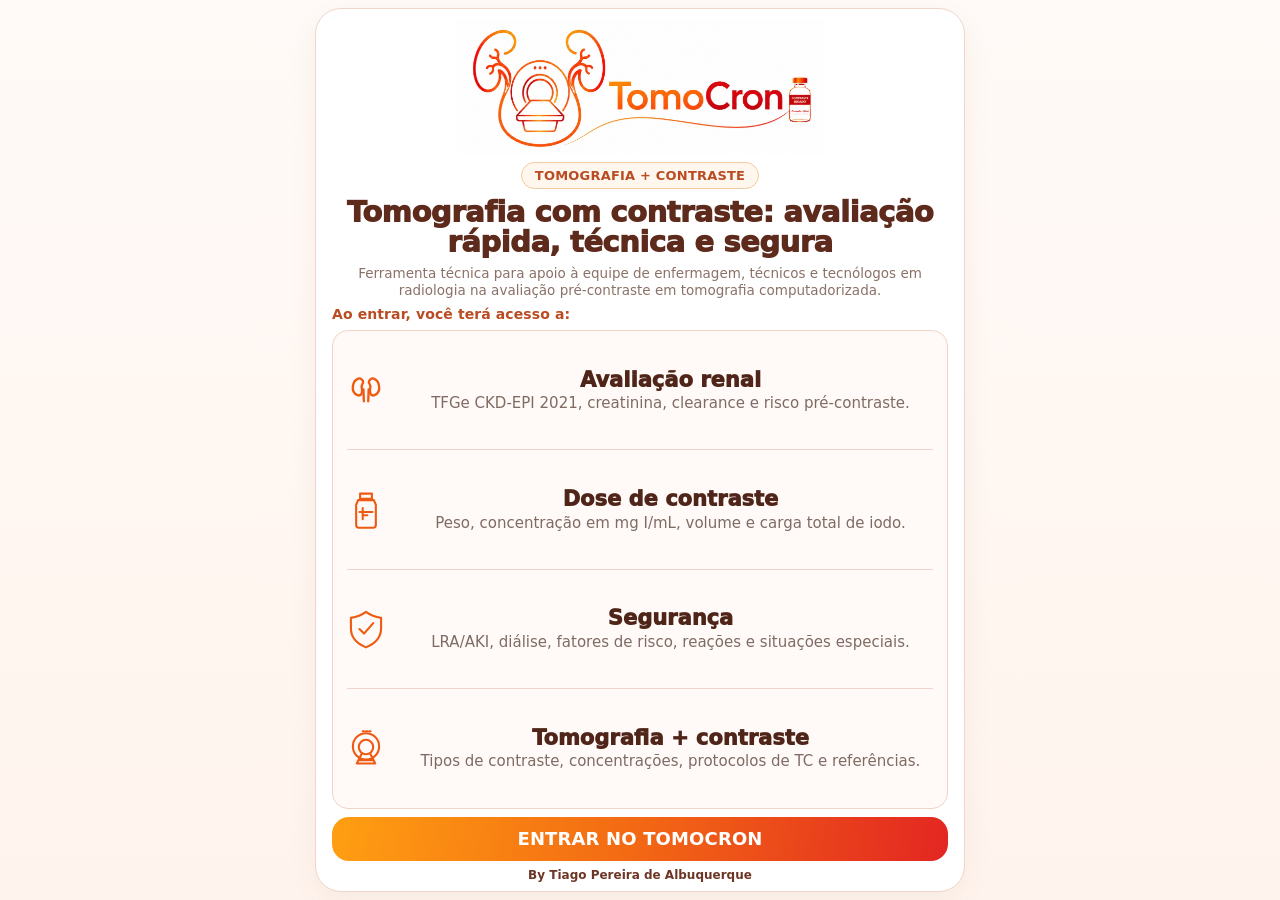
<file: tomocron/index.html>
<!doctype html>
<html lang="pt-BR">
<head>
<meta charset="utf-8">
<meta name="viewport" content="width=device-width,initial-scale=1,viewport-fit=cover">
<meta name="theme-color" content="#f97316">
<meta name="apple-mobile-web-app-capable" content="yes">
<meta name="apple-mobile-web-app-status-bar-style" content="default">
<meta name="apple-mobile-web-app-title" content="TomoCron">
<title>TomoCron — Tomografia com Contraste</title>
<link rel="manifest" href="./manifest.webmanifest">
<link rel="apple-touch-icon" href="./icon-180.png">
<link rel="stylesheet" href="./app.css?v=27">
<link rel="stylesheet" href="./command-v28.css?v=28">
<link rel="stylesheet" href="./command-main-v32.css?v=33">
<link rel="stylesheet" href="./command-search-v34.css?v=34">
<link rel="stylesheet" href="./command-search-v36.css?v=36">
<link rel="stylesheet" href="./command-search-mobile-v37.css?v=37">
<style>
#start.tc-home{position:fixed!important;inset:0!important;z-index:20!important;width:100%!important;height:100svh!important;min-height:0!important;overflow:hidden!important;padding:calc(8px + env(safe-area-inset-top)) 10px calc(8px + env(safe-area-inset-bottom))!important;background:linear-gradient(180deg,#fffaf7 0%,#fff4ed 100%)!important;display:flex!important;align-items:center!important;justify-content:center!important}
#start.tc-home.hidden{display:none!important}
#start .tc-home-card{width:min(95vw,650px)!important;height:calc(100svh - 16px - env(safe-area-inset-top) - env(safe-area-inset-bottom))!important;min-height:0!important;max-height:none!important;margin:0 auto!important;padding:10px 16px 9px!important;display:grid!important;grid-template-rows:minmax(108px,15vh) auto auto auto auto minmax(0,1fr) auto auto!important;gap:8px!important;overflow:hidden!important;text-align:center!important;background:#fff!important;border:1px solid #efd5c9!important;border-radius:26px!important;box-shadow:0 10px 30px rgba(104,48,27,.05)!important}
#start .tc-home-logo-wrap{width:100%!important;height:100%!important;min-height:0!important;display:flex!important;align-items:center!important;justify-content:center!important;overflow:hidden!important;margin:0!important;padding:0 2px!important}
#start .tc-home-logo{display:block!important;width:100%!important;height:100%!important;max-width:620px!important;max-height:100%!important;object-fit:contain!important;object-position:center!important;margin:0 auto!important;border:0!important;background:transparent!important}
#start .tc-home-tag{display:inline-flex!important;align-items:center!important;justify-content:center!important;width:max-content!important;max-width:94%!important;margin:0 auto!important;padding:6px 13px!important;border:1px solid #f2c99f!important;border-radius:999px!important;background:#fff7ee!important;color:#b94c22!important;font-size:clamp(10px,2.8vw,13px)!important;line-height:1!important;font-weight:900!important;letter-spacing:.2px!important}
#start .tc-home-title{max-width:610px!important;margin:0 auto!important;color:#5d2a1b!important;font-size:clamp(20px,5.4vw,29px)!important;line-height:1.04!important;font-weight:950!important;letter-spacing:-.45px!important}
#start .tc-home-subtitle{max-width:590px!important;margin:0 auto!important;color:#8b7168!important;font-size:clamp(10px,3vw,13.5px)!important;line-height:1.2!important}
#start .tc-home-features-label{margin:0!important;text-align:left!important;color:#b94c22!important;font-size:clamp(11px,3.1vw,14px)!important;line-height:1.15!important;font-weight:900!important;letter-spacing:.1px!important}
#start .tc-home-features{width:100%!important;min-height:0!important;display:grid!important;grid-template-columns:1fr!important;grid-template-rows:repeat(4,minmax(0,1fr))!important;gap:0!important;margin:0!important;text-align:left!important;overflow:hidden!important;border:1px solid #efd4c7!important;border-radius:16px!important;background:#fffaf7!important}
#start .tc-home-feature{position:relative!important;min-height:0!important;height:100%!important;display:grid!important;grid-template-columns:52px minmax(0,1fr)!important;align-items:center!important;gap:9px!important;padding:6px 11px!important;border:0!important;border-radius:0!important;background:transparent!important;box-shadow:none!important;overflow:hidden!important}
#start .tc-home-feature:not(:last-child)::after{content:''!important;position:absolute!important;left:14px!important;right:14px!important;bottom:0!important;height:1px!important;background:#efd4c7!important}
#start .tc-home-icon{width:44px!important;height:44px!important;display:flex!important;align-items:center!important;justify-content:center!important;color:#ef5a12!important}
#start .tc-home-icon svg{width:42px!important;height:42px!important;display:block!important;stroke:currentColor!important}
#start .tc-home-copy{min-width:0!important;overflow:hidden!important;text-align:center!important}
#start .tc-home-copy b{display:block!important;margin:0 0 3px!important;color:#4f2419!important;font-size:clamp(17px,4.6vw,21px)!important;line-height:1.08!important;font-weight:950!important}
#start .tc-home-copy span{display:block!important;color:#7f6b64!important;font-size:clamp(12px,3.3vw,15px)!important;line-height:1.22!important}
#start .tc-home-enter{margin:0!important;min-height:0!important;padding:13px 10px!important;border-radius:17px!important;font-size:clamp(14px,4vw,18px)!important;line-height:1!important;letter-spacing:.15px!important;background:linear-gradient(100deg,#ff9f12 0%,#f36a13 48%,#e32622 100%)!important;box-shadow:none!important;pointer-events:auto!important;touch-action:manipulation!important}
#start .tc-home-footer{margin:0!important;padding:0!important;text-align:center!important;color:#6d3525!important;font-size:clamp(9px,2.7vw,12px)!important;line-height:1.05!important;font-weight:850!important}

/* Tela de comando v27 */
#command.tc-command{position:fixed!important;inset:0!important;z-index:15!important;width:100%!important;height:100svh!important;min-height:0!important;overflow:hidden!important;background:linear-gradient(180deg,#fffaf7 0%,#fff7f2 100%)!important;padding:calc(8px + env(safe-area-inset-top)) 12px calc(74px + env(safe-area-inset-bottom))!important}
#command.tc-command.hidden{display:none!important}
#command .tc-command-shell{width:min(100%,760px)!important;height:100%!important;min-height:0!important;margin:0 auto!important;display:grid!important;grid-template-rows:56px 58px minmax(0,1fr)!important;gap:7px!important;overflow:hidden!important}
#command .tc-command-top{display:grid!important;grid-template-columns:minmax(0,1fr) 42px 42px!important;align-items:center!important;gap:8px!important;min-height:0!important}
#command .tc-brand{display:flex!important;align-items:center!important;gap:8px!important;min-width:0!important;height:100%!important}
#command .tc-brand img{width:178px!important;max-width:72vw!important;height:50px!important;object-fit:contain!important;object-position:left center!important;border-radius:0!important;background:transparent!important}
#command .tc-top-btn{position:relative!important;width:42px!important;height:42px!important;display:flex!important;align-items:center!important;justify-content:center!important;border:1px solid #efcfbf!important;border-radius:13px!important;background:#fffaf6!important;color:#632f21!important;padding:0!important;box-shadow:none!important}
#command .tc-top-btn svg{width:23px!important;height:23px!important;stroke:currentColor!important;fill:none!important;stroke-width:2!important;stroke-linecap:round!important;stroke-linejoin:round!important}
#command .tc-top-btn .notice-dot{top:5px!important;right:5px!important}
#command .tc-command-titlebox{height:58px!important;display:grid!important;grid-template-columns:42px minmax(0,1fr)!important;align-items:center!important;gap:8px!important;padding:8px 13px!important;border:1px solid #efcdbb!important;border-radius:16px!important;background:#fffdfb!important;overflow:hidden!important}
#command .tc-grid-icon{width:34px!important;height:34px!important;display:flex!important;align-items:center!important;justify-content:center!important;color:#5a2b20!important}
#command .tc-grid-icon svg{width:30px!important;height:30px!important;stroke:currentColor!important;fill:none!important;stroke-width:2.4!important}
#command .tc-command-titlebox h2{margin:0!important;color:#3f2119!important;font-size:20px!important;line-height:1.03!important;font-weight:950!important}
#command .tc-command-titlebox p{margin:2px 0 0!important;color:#8d766e!important;font-size:10.5px!important;line-height:1.1!important}
#command .tc-command-modules{min-height:0!important;display:grid!important;grid-template-rows:repeat(9,minmax(0,1fr))!important;gap:5px!important;overflow:hidden!important}
#command .tc-module{--accent:#f97316;--soft:#fff3e8;position:relative!important;width:100%!important;min-height:0!important;height:100%!important;display:grid!important;grid-template-columns:38px 26px minmax(0,1fr) auto 14px!important;align-items:center!important;gap:7px!important;padding:5px 9px!important;border:1px solid color-mix(in srgb,var(--accent) 24%,#eaded8)!important;border-radius:14px!important;background:linear-gradient(90deg,var(--soft),#fff 58%,var(--soft))!important;color:#4b2a20!important;text-align:left!important;box-shadow:none!important;overflow:hidden!important}
#command .tc-module:active{transform:scale(.995)}
#command .tc-module-icon{width:34px!important;height:34px!important;border-radius:50%!important;background:rgba(255,255,255,.86)!important;display:flex!important;align-items:center!important;justify-content:center!important;color:var(--accent)!important;border:1px solid color-mix(in srgb,var(--accent) 18%,#fff)!important}
#command .tc-module-icon svg{width:23px!important;height:23px!important;stroke:currentColor!important;fill:none!important;stroke-width:2.1!important;stroke-linecap:round!important;stroke-linejoin:round!important}
#command .tc-module-num{width:26px!important;height:26px!important;border-radius:8px!important;background:color-mix(in srgb,var(--accent) 15%,#fff)!important;color:var(--accent)!important;display:flex!important;align-items:center!important;justify-content:center!important;font-size:12px!important;font-weight:950!important}
#command .tc-module-copy{min-width:0!important;overflow:hidden!important}
#command .tc-module-copy b{display:block!important;margin:0 0 2px!important;color:var(--accent)!important;font-size:13px!important;line-height:1.03!important;font-weight:950!important;white-space:nowrap!important;overflow:hidden!important;text-overflow:ellipsis!important}
#command .tc-module-copy span{display:block!important;color:#6f5a52!important;font-size:9.7px!important;line-height:1.08!important;white-space:normal!important;display:-webkit-box!important;-webkit-line-clamp:2!important;-webkit-box-orient:vertical!important;overflow:hidden!important}
#command .tc-status{display:inline-flex!important;align-items:center!important;justify-content:center!important;padding:4px 6px!important;border-radius:999px!important;background:color-mix(in srgb,var(--accent) 12%,#fff)!important;color:var(--accent)!important;font-size:7.8px!important;line-height:1!important;font-weight:950!important;white-space:nowrap!important}
#command .tc-chevron{font-size:24px!important;line-height:1!important;color:#6b3324!important;margin-top:-2px!important}
#command .m1{--accent:#16863d;--soft:#f0faf2}#command .m2{--accent:#d77a00;--soft:#fff7e9}#command .m3{--accent:#1f67b8;--soft:#eef6ff}#command .m4{--accent:#7a2aa8;--soft:#faf1ff}#command .m5{--accent:#138a92;--soft:#edfafa}#command .m6{--accent:#d93472;--soft:#fff1f6}#command .m7{--accent:#285eb4;--soft:#f0f5ff}#command .m8{--accent:#dd4b22;--soft:#fff3ee}#command .m9{--accent:#178038;--soft:#effaf2}
#command .admin-notice-panel{position:absolute!important;left:12px!important;right:12px!important;top:calc(68px + env(safe-area-inset-top))!important;z-index:30!important;margin:0!important;white-space:pre-line!important}
#command .install-card{display:none!important}
#command .command-bottom-nav{position:fixed!important;left:0!important;right:0!important;bottom:0!important;height:calc(66px + env(safe-area-inset-bottom))!important;padding:5px 8px env(safe-area-inset-bottom)!important;display:grid!important;grid-template-columns:repeat(5,1fr)!important;background:#fff!important;border-top:1px solid #eadbd4!important;z-index:20!important}
#command .command-bottom-nav button{border:0!important;background:transparent!important;color:#6d7478!important;display:flex!important;flex-direction:column!important;align-items:center!important;justify-content:center!important;gap:2px!important;padding:2px!important;font-size:8.5px!important;line-height:1!important;font-weight:750!important}
#command .command-bottom-nav button svg{width:22px!important;height:22px!important;stroke:currentColor!important;fill:none!important;stroke-width:2!important;stroke-linecap:round!important;stroke-linejoin:round!important}
#command .command-bottom-nav button.active{color:#ed6418!important}
@media(max-height:760px){#command.tc-command{padding-top:calc(5px + env(safe-area-inset-top))!important;padding-bottom:calc(62px + env(safe-area-inset-bottom))!important}#command .tc-command-shell{grid-template-rows:46px 48px minmax(0,1fr)!important;gap:4px!important}#command .tc-brand img{height:42px!important;width:155px!important}#command .tc-top-btn{width:36px!important;height:36px!important;border-radius:11px!important}#command .tc-command-titlebox{height:48px!important;padding:5px 10px!important;grid-template-columns:32px minmax(0,1fr)!important}#command .tc-grid-icon{width:28px!important;height:28px!important}#command .tc-command-titlebox h2{font-size:17px!important}#command .tc-command-titlebox p{font-size:8.8px!important}#command .tc-command-modules{gap:3px!important}#command .tc-module{grid-template-columns:30px 22px minmax(0,1fr) auto 12px!important;gap:5px!important;padding:3px 7px!important;border-radius:11px!important}#command .tc-module-icon{width:28px!important;height:28px!important}#command .tc-module-icon svg{width:19px!important;height:19px!important}#command .tc-module-num{width:22px!important;height:22px!important;font-size:10px!important;border-radius:7px!important}#command .tc-module-copy b{font-size:11px!important}#command .tc-module-copy span{font-size:8.2px!important;line-height:1.02!important}#command .tc-status{padding:3px 5px!important;font-size:6.6px!important}#command .tc-chevron{font-size:19px!important}.command-bottom-nav{height:calc(58px + env(safe-area-inset-bottom))!important}}
@media(max-height:660px){#command .tc-module-copy span{font-size:7.2px!important;-webkit-line-clamp:1!important}#command .tc-module-copy b{font-size:10px!important}#command .tc-status{font-size:6px!important}#command .command-bottom-nav button span{display:none!important}}

@media(max-height:760px){#start .tc-home-card{grid-template-rows:minmax(82px,12vh) auto auto auto auto minmax(0,1fr) auto auto!important;gap:5px!important;padding:7px 12px!important}#start .tc-home-tag{padding:5px 10px!important;font-size:9px!important}#start .tc-home-title{font-size:19px!important}#start .tc-home-subtitle{font-size:9px!important;line-height:1.12!important}#start .tc-home-features-label{font-size:11.5px!important}#start .tc-home-feature{grid-template-columns:40px minmax(0,1fr)!important;gap:7px!important;padding:4px 8px!important}#start .tc-home-icon{width:34px!important;height:34px!important}#start .tc-home-icon svg{width:32px!important;height:32px!important}#start .tc-home-copy b{font-size:15px!important}#start .tc-home-copy span{font-size:10.5px!important}#start .tc-home-enter{padding:9px 8px!important;font-size:13px!important}#start .tc-home-footer{font-size:8px!important}}
@media(max-height:660px){#start .tc-home-card{grid-template-rows:62px auto auto auto auto minmax(0,1fr) auto auto!important;gap:3px!important;padding:5px 9px!important}#start .tc-home-title{font-size:16px!important}#start .tc-home-subtitle{font-size:7.8px!important}#start .tc-home-features-label{font-size:10px!important}#start .tc-home-feature{grid-template-columns:31px minmax(0,1fr)!important;padding:2px 6px!important}#start .tc-home-icon{width:27px!important;height:27px!important}#start .tc-home-icon svg{width:25px!important;height:25px!important}#start .tc-home-copy b{font-size:12.5px!important}#start .tc-home-copy span{font-size:8.5px!important}#start .tc-home-enter{padding:7px!important;font-size:11px!important}#start .tc-home-footer{font-size:7px!important}}
</style>
</head>
<body>
<section id="start" class="screen tc-home">
  <div class="tc-home-card">
    <div class="tc-home-logo-wrap"><img class="tc-home-logo" src="./logo-tomocron-final.jpg?v=24" alt="TomoCron — Tomografia com Contraste"></div>
    <span class="tc-home-tag">TOMOGRAFIA + CONTRASTE</span>
    <h1 class="tc-home-title">Tomografia com contraste: avaliação rápida, técnica e segura</h1>
    <p class="tc-home-subtitle">Ferramenta técnica para apoio à equipe de enfermagem, técnicos e tecnólogos em radiologia na avaliação pré-contraste em tomografia computadorizada.</p>
    <p class="tc-home-features-label">Ao entrar, você terá acesso a:</p>
    <div class="tc-home-features">
      <div class="tc-home-feature"><div class="tc-home-icon" aria-hidden="true"><svg viewBox="0 0 64 64" fill="none" stroke-width="3.2" stroke-linecap="round" stroke-linejoin="round"><g transform="translate(5.112,5.384) scale(1.1236)"><path d="M12.548 30.7535C1.68377 26.1712 5.97137 10.7044 13.513 8.14889C16.6416 7.08877 20.0938 10.6058 20.0717 12.7895C20.0621 13.7337 19.5749 14.6543 19.0673 15.6135C18.4009 16.8727 17.6993 18.1984 17.9972 19.7311C18.5221 22.4312 19.11 26.987 17.5952 29.1496C16.0803 31.3122 14.5569 31.6008 12.548 30.7535Z"/><path d="M34.3473 8.14889C41.889 10.7044 46.1766 26.1712 35.3124 30.7535C33.3034 31.6008 31.78 31.3122 30.2652 29.1496C28.7504 26.987 29.3383 22.4312 29.8631 19.7311C30.161 18.1984 29.4595 16.8727 28.793 15.6135C28.2854 14.6543 27.7982 13.7337 27.7887 12.7895C27.7666 10.6058 31.2188 7.08877 34.3473 8.14889Z"/><path d="M20.5 23C20.5 28 20.9 32 21 39"/><path d="M27.5 23C27.5 28 27.1 32 27 39"/></g></svg></div><div class="tc-home-copy"><b>Avaliação renal</b><span>TFGe CKD-EPI 2021, creatinina, clearance e risco pré-contraste.</span></div></div>
      <div class="tc-home-feature"><div class="tc-home-icon" aria-hidden="true"><svg viewBox="0 0 64 64" fill="none" stroke-width="3.2" stroke-linecap="round" stroke-linejoin="round"><path d="M23 7h18v8H23zM20 17h24l3 7v31a4 4 0 0 1-4 4H21a4 4 0 0 1-4-4V24l3-7Z"/><path d="M22 35h20M27 29v17M27 40h7"/></svg></div><div class="tc-home-copy"><b>Dose de contraste</b><span>Peso, concentração em mg I/mL, volume e carga total de iodo.</span></div></div>
      <div class="tc-home-feature"><div class="tc-home-icon" aria-hidden="true"><svg viewBox="0 0 64 64" fill="none" stroke-width="3.2" stroke-linecap="round" stroke-linejoin="round"><path d="M32 6c8 6 15 8 23 9v16c0 14-8 23-23 29C17 54 9 45 9 31V15c8-1 15-3 23-9Z"/><path d="m22 32 7 7 14-16"/></svg></div><div class="tc-home-copy"><b>Segurança</b><span>LRA/AKI, diálise, fatores de risco, reações e situações especiais.</span></div></div>
      <div class="tc-home-feature"><div class="tc-home-icon" aria-hidden="true"><svg viewBox="0 0 64 64" fill="none" stroke-width="3.2" stroke-linecap="round" stroke-linejoin="round"><circle cx="32" cy="28" r="20"/><circle cx="32" cy="29" r="11"/><path d="M22 49h20M25 40 18 54h28L39 40M27 5h2M32 5h2M37 5h2"/></svg></div><div class="tc-home-copy"><b>Tomografia + contraste</b><span>Tipos de contraste, concentrações, protocolos de TC e referências.</span></div></div>
    </div>
    <button id="enterTomoCron" class="btn primary tc-home-enter" type="button" data-go="command" onclick="(function(){var s=document.getElementById('start'),c=document.getElementById('command');if(s&&c){s.classList.add('hidden');c.classList.remove('hidden');window.scrollTo(0,0)}})();">ENTRAR NO TOMOCRON</button>
    <footer class="tc-home-footer">By Tiago Pereira de Albuquerque</footer>
  </div>
</section>

<section id="command" class="screen hidden tc-command">
  <main class="tc-command-shell">
    <div class="tc-command-top">
      <div class="tc-brand"><img src="./logo-tomocron-final.jpg?v=24" alt="TomoCron"></div>
      <button id="adminNoticeBtn" class="tc-top-btn" type="button" aria-label="Avisos" title="Avisos"><svg viewBox="0 0 24 24" aria-hidden="true"><path d="M18 8a6 6 0 0 0-12 0c0 7-3 7-3 9h18c0-2-3-2-3-9M10 21h4"/></svg><span id="noticeDot" class="notice-dot hidden" aria-hidden="true"></span></button>
      <button id="exitAppBtn" class="tc-top-btn" type="button" aria-label="Sair do TomoCron" title="Sair"><svg viewBox="0 0 24 24" aria-hidden="true"><path d="M10 5H5v14h5M14 8l4 4-4 4M18 12H9"/></svg></button>
    </div>
    <div id="adminNoticePanel" class="admin-notice-panel hidden" role="status" aria-live="polite"></div>
    <div class="tc-command-titlebox"><div class="tc-grid-icon"><svg viewBox="0 0 24 24"><rect x="3" y="3" width="7" height="7" rx="1"/><rect x="14" y="3" width="7" height="7" rx="1"/><rect x="3" y="14" width="7" height="7" rx="1"/><rect x="14" y="14" width="7" height="7" rx="1"/></svg></div><div><h2>Tela de comando</h2><p>Selecione o módulo desejado</p></div></div>
    <div class="tc-command-modules">
      <button class="tc-module m1" data-view="renal"><span class="tc-module-icon"><svg viewBox="0 0 24 24"><path d="M9 4C5 3 3 6 3 10c0 5 3 8 6 7 2-1 2-4 2-7 0-3 0-5-2-6ZM15 4c4-1 6 2 6 6 0 5-3 8-6 7-2-1-2-4-2-7 0-3 0-5 2-6ZM10 14v6M14 14v6"/></svg></span><span class="tc-module-num">1</span><span class="tc-module-copy"><b>Avaliação renal</b><span>Avalie função renal e calcule TFGe com recomendações clínicas.</span></span><span class="tc-status">DISPONÍVEL</span><span class="tc-chevron">›</span></button>
      <button class="tc-module m2" data-view="dose"><span class="tc-module-icon"><svg viewBox="0 0 24 24"><path d="M8 3h8v4H8zM7 7h10l2 4v9H5v-9l2-4ZM9 14h6M12 11v6"/></svg></span><span class="tc-module-num">2</span><span class="tc-module-copy"><b>Dose de contraste</b><span>Calcule volume e carga de iodo do contraste iodado.</span></span><span class="tc-status">DISPONÍVEL</span><span class="tc-chevron">›</span></button>
      <button class="tc-module m3" type="button" onclick="alert('Estrutura criada. O conteúdo técnico de Requisitos para o exame será construído na próxima etapa.')"><span class="tc-module-icon"><svg viewBox="0 0 24 24"><path d="M8 4h8M9 2h6v4H9zM6 4H4v18h16V4h-2M8 10h8M8 14h8M8 18h5"/></svg></span><span class="tc-module-num">3</span><span class="tc-module-copy"><b>Requisitos para o exame</b><span>Confira requisitos e preparo para realizar a tomografia.</span></span><span class="tc-status">DISPONÍVEL</span><span class="tc-chevron">›</span></button>
      <button class="tc-module m4" type="button" onclick="alert('Estrutura criada. O conteúdo técnico de Ureia e creatinina será construído na próxima etapa.')"><span class="tc-module-icon"><svg viewBox="0 0 24 24"><path d="M7 3h4M8 3v5l-4 9a2 2 0 0 0 2 3h7a2 2 0 0 0 2-3l-4-9V3M15 5h5M17 5v11a3 3 0 0 0 3 3"/></svg></span><span class="tc-module-num">4</span><span class="tc-module-copy"><b>Ureia e creatinina</b><span>Entenda a importância e quando solicitar esses exames.</span></span><span class="tc-status">DISPONÍVEL</span><span class="tc-chevron">›</span></button>
      <button class="tc-module m5" type="button" onclick="alert('Estrutura criada. O conteúdo técnico de Acesso venoso para TC será construído na próxima etapa.')"><span class="tc-module-icon"><svg viewBox="0 0 24 24"><path d="M8 3h8v3H8zM6 6h12v13H6zM9 10h6M12 7v10M18 12h3v7"/></svg></span><span class="tc-module-num">5</span><span class="tc-module-copy"><b>Acesso venoso para TC</b><span>Orientações para punção venosa e preparo para contraste.</span></span><span class="tc-status">DISPONÍVEL</span><span class="tc-chevron">›</span></button>
      <button class="tc-module m6" type="button" onclick="alert('Estrutura criada. O conteúdo de Posicionamento do paciente será construído com imagens na etapa correspondente.')"><span class="tc-module-icon"><svg viewBox="0 0 24 24"><circle cx="16" cy="8" r="5"/><circle cx="16" cy="8" r="2"/><path d="M2 15h9M5 12v6M11 14h5l3 4M2 19h19"/></svg></span><span class="tc-module-num">6</span><span class="tc-module-copy"><b>Posicionamento do paciente</b><span>Veja o posicionamento adequado para cada tipo de exame.</span></span><span class="tc-status">DISPONÍVEL</span><span class="tc-chevron">›</span></button>
      <button class="tc-module m7" data-view="protocol"><span class="tc-module-icon"><svg viewBox="0 0 24 24"><circle cx="14" cy="9" r="6"/><circle cx="14" cy="9" r="3"/><path d="M4 18h16M6 15h4M4 20h16"/></svg></span><span class="tc-module-num">7</span><span class="tc-module-copy"><b>Protocolos da TC</b><span>Protocolos técnicos por tipo de exame e indicações.</span></span><span class="tc-status">DISPONÍVEL</span><span class="tc-chevron">›</span></button>
      <button class="tc-module m8" data-view="contrast"><span class="tc-module-icon"><svg viewBox="0 0 24 24"><path d="M8 3h8v4H8zM6 7h12v14H6zM9 12h6M12 9v6"/></svg></span><span class="tc-module-num">8</span><span class="tc-module-copy"><b>Contrastes iodados</b><span>Informações sobre contrastes, concentrações e boas práticas.</span></span><span class="tc-status">DISPONÍVEL</span><span class="tc-chevron">›</span></button>
      <button class="tc-module m9" data-view="safety"><span class="tc-module-icon"><svg viewBox="0 0 24 24"><path d="M12 2c3 2 6 3 9 4v6c0 5-3 8-9 10-6-2-9-5-9-10V6c3-1 6-2 9-4Z"/><path d="m8 12 3 3 5-6"/></svg></span><span class="tc-module-num">9</span><span class="tc-module-copy"><b>Segurança em TC</b><span>Triagem, segurança do paciente e boas práticas na tomografia.</span></span><span class="tc-status">DISPONÍVEL</span><span class="tc-chevron">›</span></button>
    </div>
  </main>
  <nav class="command-bottom-nav" aria-label="Navegação da tela de comando">
    <button class="active" type="button" data-go="command"><svg viewBox="0 0 24 24"><path d="M3 11 12 3l9 8M5 10v11h14V10M9 21v-7h6v7"/></svg><span>Início</span></button>
    <button type="button" onclick="alert('Histórico será desenvolvido em etapa futura.')"><svg viewBox="0 0 24 24"><circle cx="12" cy="12" r="9"/><path d="M12 7v6h4"/></svg><span>Histórico</span></button>
    <button type="button" onclick="alert('Favoritos será desenvolvido em etapa futura.')"><svg viewBox="0 0 24 24"><path d="m12 3 2.8 5.7 6.2.9-4.5 4.4 1.1 6.2L12 17.3 6.4 20.2 7.5 14 3 9.6l6.2-.9L12 3Z"/></svg><span>Favoritos</span></button>
    <button type="button" data-view="dose"><svg viewBox="0 0 24 24"><rect x="5" y="3" width="14" height="18" rx="2"/><path d="M8 7h8M8 11h2M12 11h2M16 11h1M8 15h2M12 15h2M16 15h1"/></svg><span>Calculadora</span></button>
    <button type="button" onclick="alert('Ajuda será desenvolvida em etapa futura.')"><svg viewBox="0 0 24 24"><circle cx="12" cy="12" r="9"/><path d="M9.5 9a2.5 2.5 0 1 1 4.4 1.6c-1.2 1.2-1.9 1.5-1.9 3M12 18h.01"/></svg><span>Ajuda</span></button>
  </nav>
</section>

<section id="app" class="screen hidden app-screen">
<main class="app-main">
  <button class="back app-back" data-go="command">← Tela de comando</button>
  <section id="renal" class="view">
    <div class="bar"></div><div class="notice"><b>Avaliação renal pré-contraste.</b> Informe idade, sexo ao nascimento e creatinina para calcular imediatamente a TFGe pelo CKD-EPI 2021.</div>
    <div class="card renal-quick"><div class="section-heading"><div><h2>Cálculo rápido da função renal</h2><p>Somente 3 dados são obrigatórios para a TFGe.</p></div><span class="essential">ESSENCIAL</span></div><label>Idade (anos)</label><input id="age" inputmode="numeric" placeholder="Ex.: 57"><label>Sexo ao nascimento</label><div class="choices" id="sex"><button type="button" data-sex="male">Masculino</button><button type="button" data-sex="female">Feminino</button></div><label>Creatinina atual (mg/dL)</label><input id="scr" inputmode="numeric" placeholder="Ex.: 1,37"><div class="hint">A vírgula e as duas casas decimais são inseridas automaticamente.</div><button id="calcRenal" class="btn primary renal-calc" type="button">CALCULAR TFGe RÁPIDO</button><div id="renalError"></div><div id="renalResult"></div></div>
    <details class="card optional-card"><summary><span><b>Complementar avaliação</b><small>Dados opcionais para ampliar a análise de risco</small></span><span class="pill">OPCIONAL</span></summary><div class="details"><div class="explain-grid"><div><b>Ureia</b><span>Dado complementar; não decide isoladamente sobre contraste.</span></div><div><b>Peso</b><span>Habilita estimativa do clearance por Cockcroft-Gault.</span></div><div><b>Creatinina anterior</b><span>Ajuda a avaliar tendência e possível alteração renal aguda.</span></div><div><b>Contexto clínico</b><span>Refina a análise quando existe LRA/AKI ou diálise.</span></div></div><label>Ureia (mg/dL) <span class="pill">OPCIONAL</span></label><input id="urea" inputmode="decimal" placeholder="Ex.: 44"><label>Peso (kg) <span class="pill">OPCIONAL</span></label><input id="weight" inputmode="decimal" placeholder="Ex.: 70"><label>Creatinina anterior <span class="pill">OPCIONAL</span></label><input id="prevScr" inputmode="numeric" placeholder="Ex.: 1,10"><label>Data do exame anterior <span class="pill">OPCIONAL</span></label><div class="date-field"><input id="prevDate" type="text" inputmode="numeric" autocomplete="off" maxlength="10" placeholder="DD/MM/AAAA" aria-label="Data do exame anterior"><button id="prevDateClearBtn" class="date-icon-btn clear-btn" type="button" aria-label="Limpar data" title="Limpar data">×</button><label class="calendar-trigger" for="prevDatePicker" aria-label="Abrir calendário" title="Abrir calendário"><svg viewBox="0 0 24 24" aria-hidden="true"><path d="M7 2v3M17 2v3M3.5 9h17M5.5 4h13a2 2 0 0 1 2 2v13a2 2 0 0 1-2 2h-13a2 2 0 0 1-2-2V6a2 2 0 0 1 2-2Z" fill="none" stroke="currentColor" stroke-width="2" stroke-linecap="round"/></svg></label><input id="prevDatePicker" class="date-picker-hidden" type="date" aria-label="Selecionar data do exame anterior"></div><label>LRA/AKI conhecida ou suspeita?</label><select id="aki"><option value="no">Não</option><option value="yes">Sim</option><option value="unknown">Não sei</option></select><label>Paciente em diálise?</label><select id="dialysis"><option value="no">Não</option><option value="yes">Sim</option></select><button id="calcRenalBottom" class="btn primary renal-calc renal-calc-bottom" type="button">CALCULAR AVALIAÇÃO COMPLETA</button><div id="renalErrorBottom"></div><div id="renalResultBottom"></div></div></details>
    <div class="notice small-note">A TFGe CKD-EPI 2021 é uma estimativa em adultos. Em creatinina rapidamente variável, extremos de massa muscular e outras situações, a interpretação deve ser clínica.</div><footer class="module-footer">By Tiago Pereira de Albuquerque</footer>
  </section>
  <section id="dose" class="view hidden"><div class="bar"></div><div class="notice"><b>Dose de contraste.</b> O TomoCron executa o cálculo a partir do parâmetro definido pelo protocolo institucional.</div><div class="card"><h2>Dose de contraste</h2><label>Peso (kg)</label><input id="doseWeight" inputmode="decimal" placeholder="Ex.: 70"><label>Concentração (mg I/mL)</label><select id="conc"><option>300</option><option>320</option><option>350</option><option>370</option></select><label>Volume por peso (mL/kg)</label><select id="mlkg"><option value="" selected disabled>Selecione</option><option value="1.2">1,2 mL/kg</option><option value="1.5">1,5 mL/kg</option></select><label>Fluxo (mL/s) <span class="pill">OPCIONAL</span></label><input id="flow" inputmode="decimal"><button class="btn primary" id="calcDose" type="button">CALCULAR</button><div id="doseResult"></div></div></section>
  <section id="protocol" class="view hidden"><div class="bar"></div><div class="notice"><b>Protocolos de TC.</b> Organize os dados técnicos do exame conforme o protocolo institucional.</div><div class="card"><h2>Protocolos de TC</h2><label>Exame</label><select id="exam"><option>Crânio</option><option>Pescoço</option><option>Tórax</option><option>Abdome/Pelve</option><option>Angio-TC pulmonar</option><option>Angio-TC de aorta</option><option>Uro-TC</option></select><label>Indicação clínica</label><input id="indication"><label>Fases</label><input id="phases" placeholder="Ex.: sem contraste + portal"><label>Observações</label><textarea id="protocolNotes" rows="4"></textarea><button id="protocolSummary" class="btn primary" type="button">GERAR RESUMO</button><div id="protocolResult"></div></div></section>
  <section id="contrast" class="view hidden"><div class="bar"></div><div class="notice"><b>Contrastes iodados.</b> 300, 320, 350 e 370 representam concentração de iodo em mg I/mL.</div><div class="card"><h2>Carga total de iodo</h2><label>Concentração</label><select id="quickConc"><option>300</option><option>320</option><option>350</option><option>370</option></select><label>Volume (mL)</label><input id="quickVol" inputmode="decimal" placeholder="Ex.: 100"><button class="btn primary" id="calcIodine" type="button">CALCULAR CARGA DE IODO</button><div id="iodineResult"></div></div></section>
  <section id="safety" class="view hidden"><div class="bar"></div><div class="notice"><b>Segurança.</b> Triagem rápida antes do contraste iodado intravenoso.</div><div class="card"><h2>Triagem pré-contraste</h2><label>Reação prévia grave ao contraste?</label><select id="prior"><option value="no">Não</option><option value="yes">Sim</option></select><label>LRA/AKI ou TFGe &lt;30?</label><select id="renalRisk"><option value="no">Não</option><option value="yes">Sim</option></select><label>Gestação confirmada/possível?</label><select id="preg"><option value="no">Não</option><option value="yes">Sim</option></select><button class="btn primary" id="assessSafety" type="button">AVALIAR SEGURANÇA</button><div id="safetyResult"></div></div></section>
</main>
<nav class="bottom-nav" aria-label="Navegação principal"><button data-view="renal">Aval.</button><button data-view="dose">Dose</button><button data-view="protocol">TC</button><button data-view="contrast">Contr.</button><button data-view="safety">Seg.</button></nav>
</section>
<script>
(function(){
  function enter(){var s=document.getElementById('start'),c=document.getElementById('command'),a=document.getElementById('app');if(!s||!c)return;s.classList.add('hidden');c.classList.remove('hidden');if(a)a.classList.add('hidden');window.scrollTo(0,0)}
  document.addEventListener('click',function(e){var b=e.target.closest&&e.target.closest('#enterTomoCron');if(b){e.preventDefault();enter()}},true);
  document.addEventListener('touchend',function(e){var b=e.target.closest&&e.target.closest('#enterTomoCron');if(b){e.preventDefault();enter()}},true);
})();
</script>
<script src="./app.js?v=27" defer></script>
<script src="./command-v28.js?v=28" defer></script>
<script src="./command-search-runtime-v35.js?v=35" defer></script>
<script src="./command-search-runtime-v36.js?v=36" defer></script>
<script src="./command-search-runtime-v37.js?v=37" defer></script>
</body>
</html>
</file>
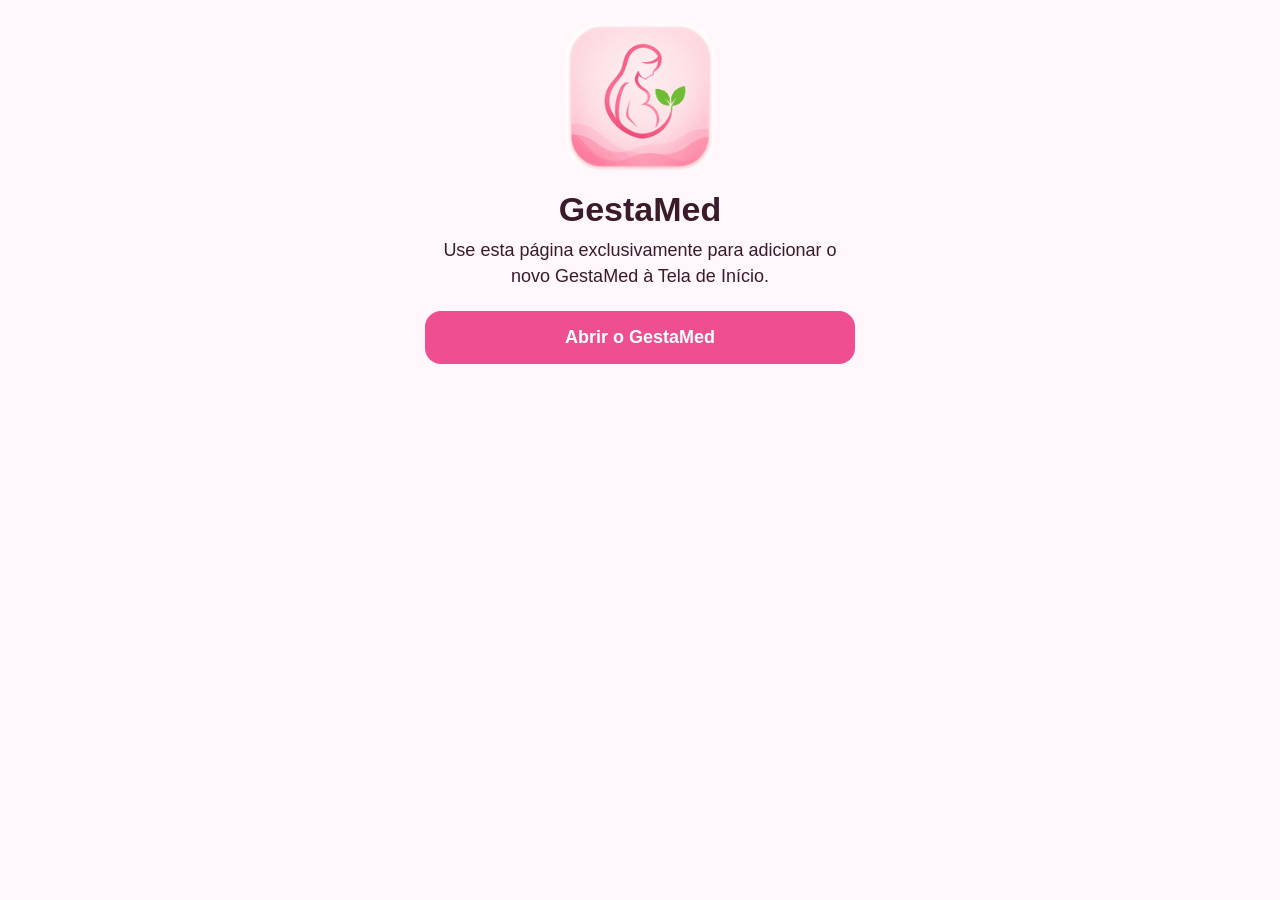
<file: instalar-gestamed-rosa.html>
<!doctype html>
<html lang="pt-BR">
<head>
  <meta charset="utf-8">
  <meta name="viewport" content="width=device-width,initial-scale=1,viewport-fit=cover">
  <title>GestaMed</title>
  <meta name="theme-color" content="#ef4f91">
  <meta name="apple-mobile-web-app-capable" content="yes">
  <meta name="apple-mobile-web-app-status-bar-style" content="default">
  <meta name="apple-mobile-web-app-title" content="GestaMed">
  <meta name="application-name" content="GestaMed">
  <link rel="manifest" href="manifest-instalar-rosa.json?v=20260724-1">
  <link rel="apple-touch-icon" sizes="180x180" href="gestamed-icon-rosa-20260724.png?v=20260724-1">
  <link rel="icon" type="image/png" href="gestamed-icon-rosa-20260724.png?v=20260724-1">
  <style>
    html,body{margin:0;min-height:100%;font-family:-apple-system,BlinkMacSystemFont,"Segoe UI",sans-serif;background:#fff7fb;color:#3a1b2a}
    body{display:grid;place-items:center;padding:24px;box-sizing:border-box}
    main{max-width:430px;text-align:center}
    img{width:148px;height:148px;border-radius:32px;display:block;margin:0 auto 18px}
    h1{margin:0 0 8px;font-size:34px}
    p{font-size:18px;line-height:1.45;margin:0 0 22px}
    a{display:block;background:#ef4f91;color:#fff;text-decoration:none;font-weight:700;padding:16px 20px;border-radius:16px;font-size:18px}
  </style>
</head>
<body>
  <main>
    <img src="gestamed-icon-rosa-20260724.png?v=20260724-1" alt="Ícone rosa do GestaMed">
    <h1>GestaMed</h1>
    <p>Use esta página exclusivamente para adicionar o novo GestaMed à Tela de Início.</p>
    <a href="./?app=rosa-20260724">Abrir o GestaMed</a>
  </main>
</body>
</html>
</file>
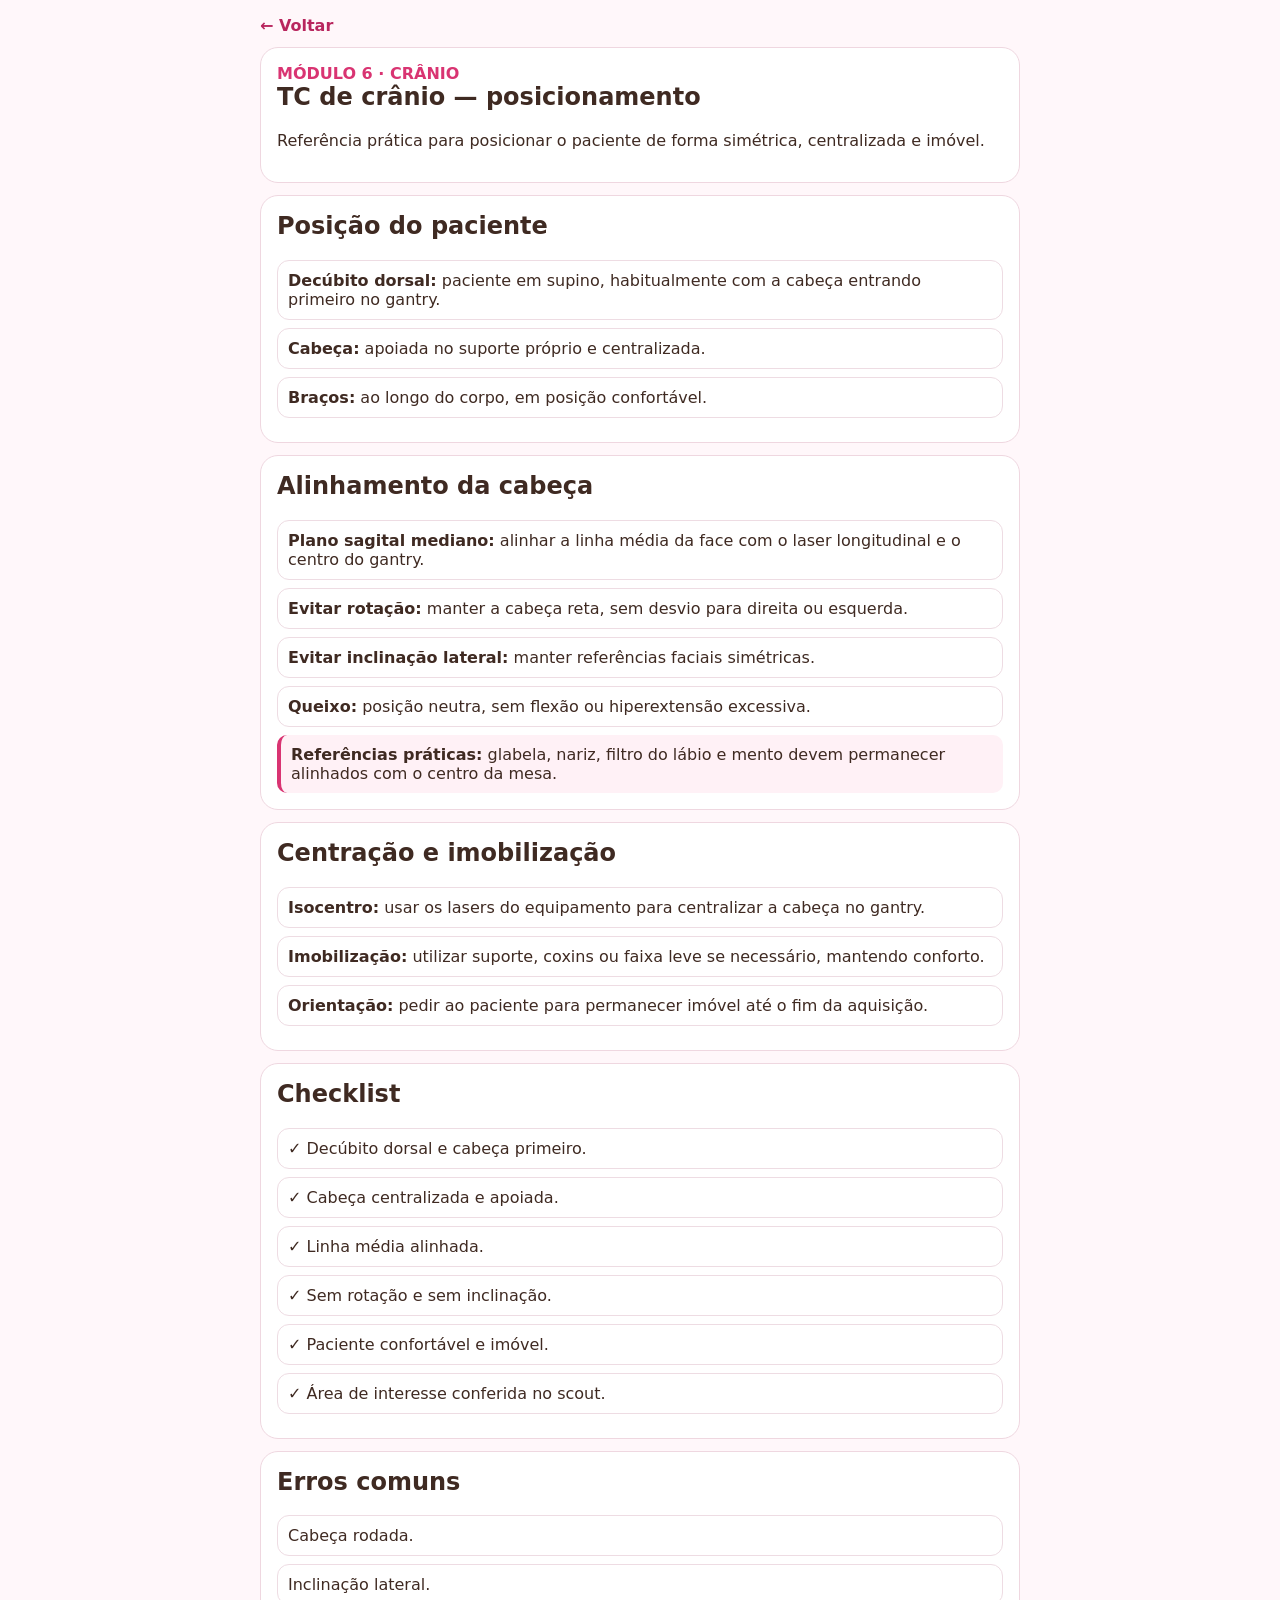
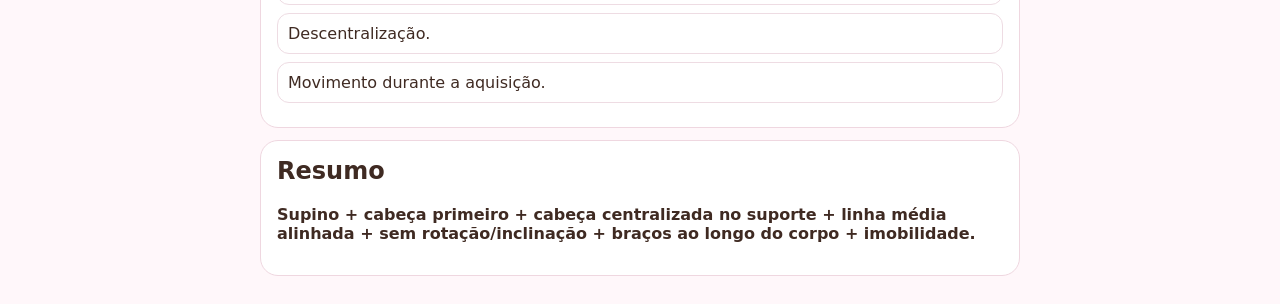
<file: tomocron/cranio-positioning.html>
<!doctype html><html lang="pt-BR"><head><meta charset="utf-8"><meta name="viewport" content="width=device-width,initial-scale=1"><title>TomoCron — TC de crânio</title><style>body{font-family:system-ui;margin:0;background:#fff7fa;color:#3f2a22}.wrap{max-width:760px;margin:auto;padding:16px}.card{background:#fff;border:1px solid #efd7e0;border-radius:18px;padding:16px;margin-bottom:12px}.back{display:inline-block;margin-bottom:12px;color:#b8255d;text-decoration:none;font-weight:800}.tag{color:#d93472;font-weight:900}h1,h2{margin-top:0}.item{padding:10px;border:1px solid #eedce3;border-radius:12px;margin:8px 0}.note{background:#fff1f6;border-left:4px solid #d93472;padding:10px;border-radius:10px}</style></head><body><main class="wrap"><a class="back" href="./positioning.html">← Voltar</a><section class="card"><div class="tag">MÓDULO 6 · CRÂNIO</div><h1>TC de crânio — posicionamento</h1><p>Referência prática para posicionar o paciente de forma simétrica, centralizada e imóvel.</p></section><section class="card"><h2>Posição do paciente</h2><div class="item"><b>Decúbito dorsal:</b> paciente em supino, habitualmente com a cabeça entrando primeiro no gantry.</div><div class="item"><b>Cabeça:</b> apoiada no suporte próprio e centralizada.</div><div class="item"><b>Braços:</b> ao longo do corpo, em posição confortável.</div></section><section class="card"><h2>Alinhamento da cabeça</h2><div class="item"><b>Plano sagital mediano:</b> alinhar a linha média da face com o laser longitudinal e o centro do gantry.</div><div class="item"><b>Evitar rotação:</b> manter a cabeça reta, sem desvio para direita ou esquerda.</div><div class="item"><b>Evitar inclinação lateral:</b> manter referências faciais simétricas.</div><div class="item"><b>Queixo:</b> posição neutra, sem flexão ou hiperextensão excessiva.</div><div class="note"><b>Referências práticas:</b> glabela, nariz, filtro do lábio e mento devem permanecer alinhados com o centro da mesa.</div></section><section class="card"><h2>Centração e imobilização</h2><div class="item"><b>Isocentro:</b> usar os lasers do equipamento para centralizar a cabeça no gantry.</div><div class="item"><b>Imobilização:</b> utilizar suporte, coxins ou faixa leve se necessário, mantendo conforto.</div><div class="item"><b>Orientação:</b> pedir ao paciente para permanecer imóvel até o fim da aquisição.</div></section><section class="card"><h2>Checklist</h2><div class="item">✓ Decúbito dorsal e cabeça primeiro.</div><div class="item">✓ Cabeça centralizada e apoiada.</div><div class="item">✓ Linha média alinhada.</div><div class="item">✓ Sem rotação e sem inclinação.</div><div class="item">✓ Paciente confortável e imóvel.</div><div class="item">✓ Área de interesse conferida no scout.</div></section><section class="card"><h2>Erros comuns</h2><div class="item">Cabeça rodada.</div><div class="item">Inclinação lateral.</div><div class="item">Descentralização.</div><div class="item">Movimento durante a aquisição.</div></section><section class="card"><h2>Resumo</h2><p><b>Supino + cabeça primeiro + cabeça centralizada no suporte + linha média alinhada + sem rotação/inclinação + braços ao longo do corpo + imobilidade.</b></p></section></main></body></html>
</file>
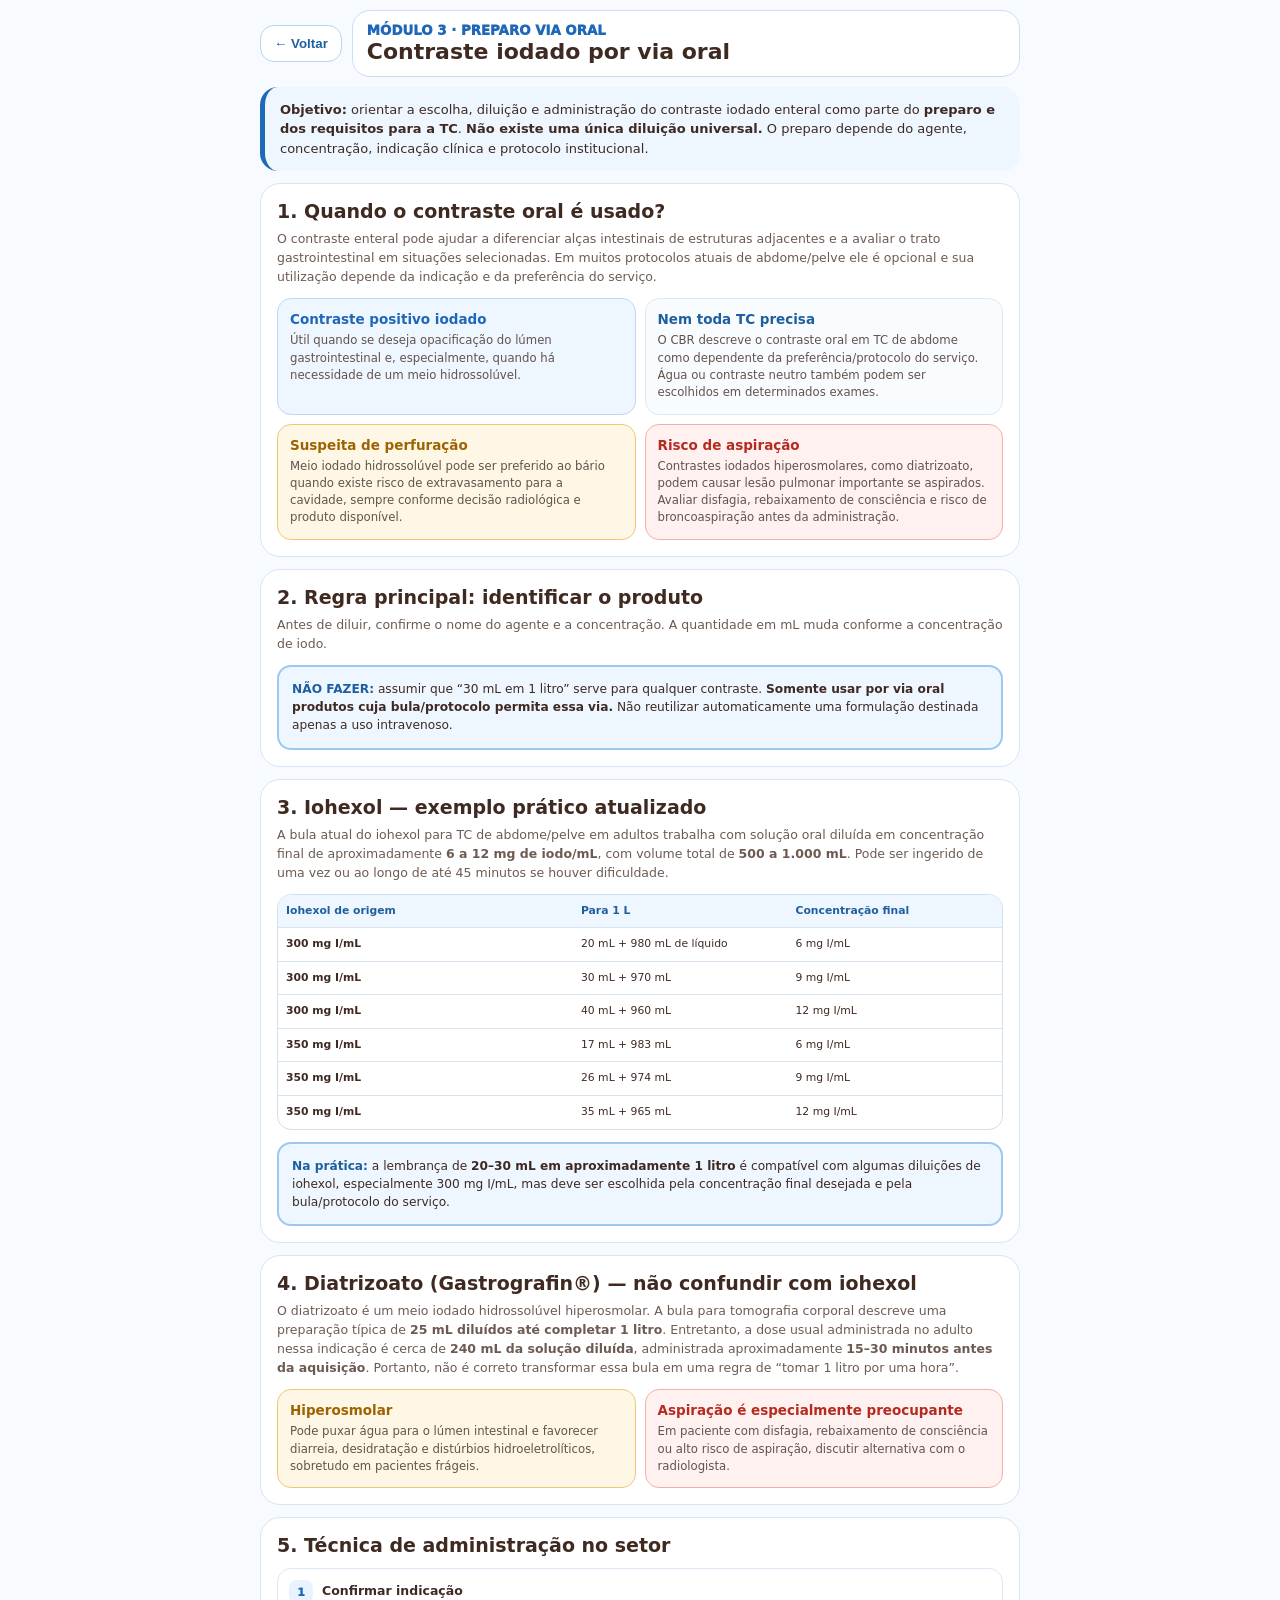
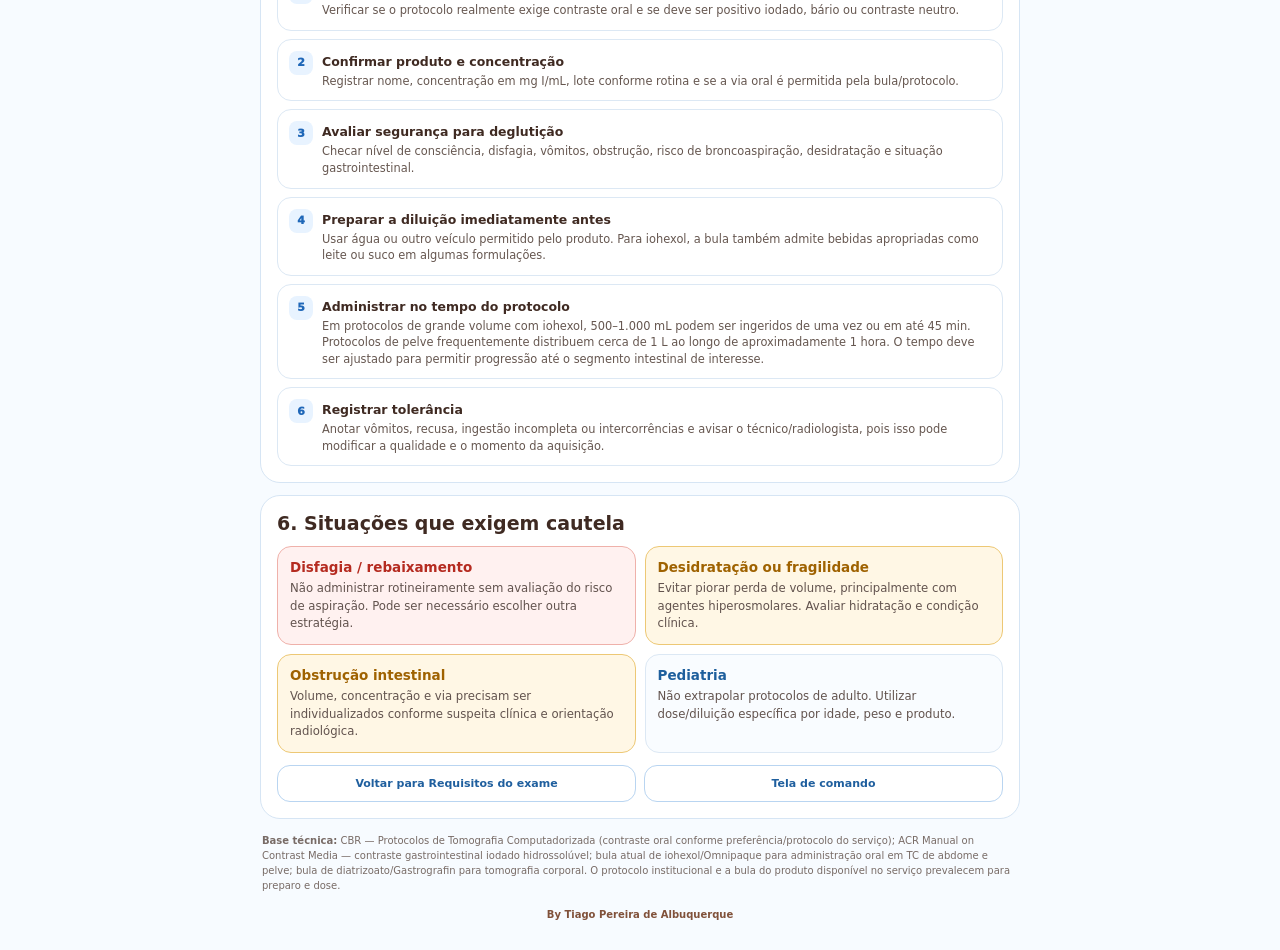
<file: tomocron/oral-contrast.html>
<!doctype html>
<html lang="pt-BR">
<head>
<meta charset="utf-8">
<meta name="viewport" content="width=device-width,initial-scale=1,viewport-fit=cover">
<meta name="theme-color" content="#1f67b8">
<title>TomoCron — Contraste iodado por via oral</title>
<style>
*{box-sizing:border-box}html,body{margin:0;font-family:system-ui,-apple-system,BlinkMacSystemFont,"Segoe UI",Roboto,Arial,sans-serif;background:#f7fbff;color:#3f2a22}.page{min-height:100svh;padding:calc(10px + env(safe-area-inset-top)) 12px calc(30px + env(safe-area-inset-bottom))}.shell{width:min(100%,760px);margin:0 auto}.top{display:flex;gap:10px;align-items:center;margin-bottom:10px}.back{border:1px solid #b9d5f1;background:#fff;color:#1f5f9e;border-radius:14px;padding:10px 13px;font-weight:900}.titlebox{flex:1;background:#fff;border:1px solid #c9def3;border-radius:18px;padding:12px 14px}.titlebox small{display:block;color:#1f67b8;font-weight:950}.titlebox h1{margin:2px 0 0;font-size:22px;line-height:1.08}.intro{background:#eef6ff;border-left:5px solid #1f67b8;border-radius:18px;padding:13px 15px;margin-bottom:12px;font-size:13px;line-height:1.5}.card{background:#fff;border:1px solid #d6e5f4;border-radius:20px;padding:16px;margin-bottom:12px}.card h2{margin:0 0 7px;font-size:19px}.card p{margin:0;color:#6d5b52;font-size:12.5px;line-height:1.52}.grid{display:grid;grid-template-columns:repeat(2,minmax(0,1fr));gap:9px;margin-top:12px}.info{border:1px solid #dce8f4;background:#f9fcff;border-radius:14px;padding:12px}.info b{display:block;color:#1e5f9d;margin-bottom:5px;font-size:13.5px}.info span{display:block;font-size:11.7px;line-height:1.48;color:#62534e}.success{background:#effaf3;border-color:#a9dabb}.success b{color:#20733c}.warning{background:#fff7e5;border-color:#edc875}.warning b{color:#9f6200}.danger{background:#fff1f0;border-color:#efb1aa}.danger b{color:#b52b20}.blue{background:#eef6ff;border-color:#bdd8f4}.blue b{color:#1f67b8}.rule{margin-top:12px;padding:13px;border-radius:14px;background:#eef6ff;border:2px solid #9ec9ee;font-size:12.2px;line-height:1.5}.rule strong{color:#1f5f9e}.table{margin-top:12px;overflow:hidden;border:1px solid #cfe0ef;border-radius:14px}.row{display:grid;grid-template-columns:1.1fr .8fr .8fr;border-bottom:1px solid #d8e5f0}.row:last-child{border-bottom:0}.row>div{padding:9px 8px;font-size:10.8px;line-height:1.35}.row.head{background:#eef6ff;font-weight:900;color:#1f5f9e}.steps{counter-reset:step;margin-top:12px;display:grid;gap:8px}.step{position:relative;padding:11px 11px 11px 44px;border:1px solid #dce8f4;border-radius:14px;background:#fff}.step:before{counter-increment:step;content:counter(step);position:absolute;left:11px;top:11px;width:24px;height:24px;border-radius:8px;background:#e8f3ff;color:#1f67b8;display:grid;place-items:center;font-weight:950;font-size:11px}.step b{font-size:12.5px}.step span{display:block;margin-top:3px;color:#665750;font-size:11.4px;line-height:1.45}.links{display:grid;grid-template-columns:1fr 1fr;gap:8px;margin-top:12px}.links a{text-decoration:none;text-align:center;border:1px solid #b9d5f1;border-radius:13px;background:#fff;color:#1f5f9e;padding:11px;font-size:11px;font-weight:900}.ref{font-size:10px;line-height:1.5;color:#786b66;margin:14px 2px 0}.footer{text-align:center;margin-top:16px;font-size:10px;font-weight:800;color:#80513a}@media(max-width:520px){.grid{grid-template-columns:1fr}.titlebox h1{font-size:19px}.row{grid-template-columns:1fr}.row.head{display:none}.row>div{border-bottom:1px dashed #d8e5f0}.row>div:last-child{border-bottom:0}.links{grid-template-columns:1fr}}
</style>
</head>
<body>
<main class="page"><div class="shell">
<div class="top"><button class="back" type="button" onclick="location.href='./requirements.html'">← Voltar</button><div class="titlebox"><small>MÓDULO 3 · PREPARO VIA ORAL</small><h1>Contraste iodado por via oral</h1></div></div>
<div class="intro"><b>Objetivo:</b> orientar a escolha, diluição e administração do contraste iodado enteral como parte do <b>preparo e dos requisitos para a TC</b>. <b>Não existe uma única diluição universal.</b> O preparo depende do agente, concentração, indicação clínica e protocolo institucional.</div>

<section class="card"><h2>1. Quando o contraste oral é usado?</h2><p>O contraste enteral pode ajudar a diferenciar alças intestinais de estruturas adjacentes e a avaliar o trato gastrointestinal em situações selecionadas. Em muitos protocolos atuais de abdome/pelve ele é opcional e sua utilização depende da indicação e da preferência do serviço.</p><div class="grid"><div class="info blue"><b>Contraste positivo iodado</b><span>Útil quando se deseja opacificação do lúmen gastrointestinal e, especialmente, quando há necessidade de um meio hidrossolúvel.</span></div><div class="info"><b>Nem toda TC precisa</b><span>O CBR descreve o contraste oral em TC de abdome como dependente da preferência/protocolo do serviço. Água ou contraste neutro também podem ser escolhidos em determinados exames.</span></div><div class="info warning"><b>Suspeita de perfuração</b><span>Meio iodado hidrossolúvel pode ser preferido ao bário quando existe risco de extravasamento para a cavidade, sempre conforme decisão radiológica e produto disponível.</span></div><div class="info danger"><b>Risco de aspiração</b><span>Contrastes iodados hiperosmolares, como diatrizoato, podem causar lesão pulmonar importante se aspirados. Avaliar disfagia, rebaixamento de consciência e risco de broncoaspiração antes da administração.</span></div></div></section>

<section class="card"><h2>2. Regra principal: identificar o produto</h2><p>Antes de diluir, confirme o nome do agente e a concentração. A quantidade em mL muda conforme a concentração de iodo.</p><div class="rule"><strong>NÃO FAZER:</strong> assumir que “30 mL em 1 litro” serve para qualquer contraste. <b>Somente usar por via oral produtos cuja bula/protocolo permita essa via.</b> Não reutilizar automaticamente uma formulação destinada apenas a uso intravenoso.</div></section>

<section class="card"><h2>3. Iohexol — exemplo prático atualizado</h2><p>A bula atual do iohexol para TC de abdome/pelve em adultos trabalha com solução oral diluída em concentração final de aproximadamente <b>6 a 12 mg de iodo/mL</b>, com volume total de <b>500 a 1.000 mL</b>. Pode ser ingerido de uma vez ou ao longo de até 45 minutos se houver dificuldade.</p><div class="table"><div class="row head"><div>Iohexol de origem</div><div>Para 1 L</div><div>Concentração final</div></div><div class="row"><div><b>300 mg I/mL</b></div><div>20 mL + 980 mL de líquido</div><div>6 mg I/mL</div></div><div class="row"><div><b>300 mg I/mL</b></div><div>30 mL + 970 mL</div><div>9 mg I/mL</div></div><div class="row"><div><b>300 mg I/mL</b></div><div>40 mL + 960 mL</div><div>12 mg I/mL</div></div><div class="row"><div><b>350 mg I/mL</b></div><div>17 mL + 983 mL</div><div>6 mg I/mL</div></div><div class="row"><div><b>350 mg I/mL</b></div><div>26 mL + 974 mL</div><div>9 mg I/mL</div></div><div class="row"><div><b>350 mg I/mL</b></div><div>35 mL + 965 mL</div><div>12 mg I/mL</div></div></div><div class="rule"><strong>Na prática:</strong> a lembrança de <b>20–30 mL em aproximadamente 1 litro</b> é compatível com algumas diluições de iohexol, especialmente 300 mg I/mL, mas deve ser escolhida pela concentração final desejada e pela bula/protocolo do serviço.</div></section>

<section class="card"><h2>4. Diatrizoato (Gastrografin®) — não confundir com iohexol</h2><p>O diatrizoato é um meio iodado hidrossolúvel hiperosmolar. A bula para tomografia corporal descreve uma preparação típica de <b>25 mL diluídos até completar 1 litro</b>. Entretanto, a dose usual administrada no adulto nessa indicação é cerca de <b>240 mL da solução diluída</b>, administrada aproximadamente <b>15–30 minutos antes da aquisição</b>. Portanto, não é correto transformar essa bula em uma regra de “tomar 1 litro por uma hora”.</p><div class="grid"><div class="info warning"><b>Hiperosmolar</b><span>Pode puxar água para o lúmen intestinal e favorecer diarreia, desidratação e distúrbios hidroeletrolíticos, sobretudo em pacientes frágeis.</span></div><div class="info danger"><b>Aspiração é especialmente preocupante</b><span>Em paciente com disfagia, rebaixamento de consciência ou alto risco de aspiração, discutir alternativa com o radiologista.</span></div></div></section>

<section class="card"><h2>5. Técnica de administração no setor</h2><div class="steps"><div class="step"><b>Confirmar indicação</b><span>Verificar se o protocolo realmente exige contraste oral e se deve ser positivo iodado, bário ou contraste neutro.</span></div><div class="step"><b>Confirmar produto e concentração</b><span>Registrar nome, concentração em mg I/mL, lote conforme rotina e se a via oral é permitida pela bula/protocolo.</span></div><div class="step"><b>Avaliar segurança para deglutição</b><span>Checar nível de consciência, disfagia, vômitos, obstrução, risco de broncoaspiração, desidratação e situação gastrointestinal.</span></div><div class="step"><b>Preparar a diluição imediatamente antes</b><span>Usar água ou outro veículo permitido pelo produto. Para iohexol, a bula também admite bebidas apropriadas como leite ou suco em algumas formulações.</span></div><div class="step"><b>Administrar no tempo do protocolo</b><span>Em protocolos de grande volume com iohexol, 500–1.000 mL podem ser ingeridos de uma vez ou em até 45 min. Protocolos de pelve frequentemente distribuem cerca de 1 L ao longo de aproximadamente 1 hora. O tempo deve ser ajustado para permitir progressão até o segmento intestinal de interesse.</span></div><div class="step"><b>Registrar tolerância</b><span>Anotar vômitos, recusa, ingestão incompleta ou intercorrências e avisar o técnico/radiologista, pois isso pode modificar a qualidade e o momento da aquisição.</span></div></div></section>

<section class="card"><h2>6. Situações que exigem cautela</h2><div class="grid"><div class="info danger"><b>Disfagia / rebaixamento</b><span>Não administrar rotineiramente sem avaliação do risco de aspiração. Pode ser necessário escolher outra estratégia.</span></div><div class="info warning"><b>Desidratação ou fragilidade</b><span>Evitar piorar perda de volume, principalmente com agentes hiperosmolares. Avaliar hidratação e condição clínica.</span></div><div class="info warning"><b>Obstrução intestinal</b><span>Volume, concentração e via precisam ser individualizados conforme suspeita clínica e orientação radiológica.</span></div><div class="info"><b>Pediatria</b><span>Não extrapolar protocolos de adulto. Utilizar dose/diluição específica por idade, peso e produto.</span></div></div><div class="links"><a href="./requirements.html">Voltar para Requisitos do exame</a><a href="./index.html?screen=command">Tela de comando</a></div></section>

<p class="ref"><b>Base técnica:</b> CBR — Protocolos de Tomografia Computadorizada (contraste oral conforme preferência/protocolo do serviço); ACR Manual on Contrast Media — contraste gastrointestinal iodado hidrossolúvel; bula atual de iohexol/Omnipaque para administração oral em TC de abdome e pelve; bula de diatrizoato/Gastrografin para tomografia corporal. O protocolo institucional e a bula do produto disponível no serviço prevalecem para preparo e dose.</p>
<footer class="footer">By Tiago Pereira de Albuquerque</footer>
</div></main>
</body>
</html>
</file>
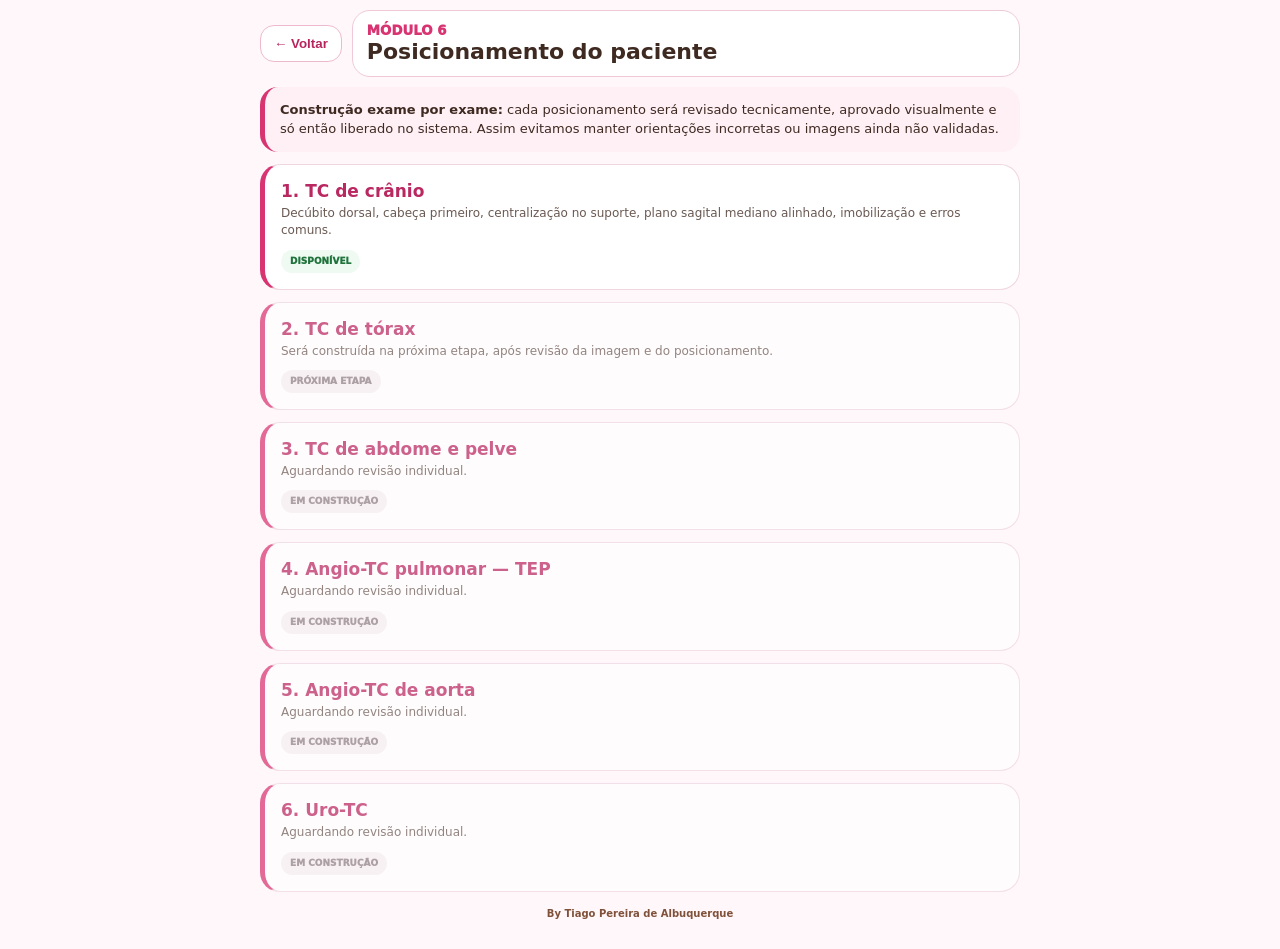
<file: tomocron/positioning.html>
<!doctype html><html lang="pt-BR"><head><meta charset="utf-8"><meta name="viewport" content="width=device-width,initial-scale=1,viewport-fit=cover"><meta name="theme-color" content="#d93472"><title>TomoCron — Posicionamento do paciente</title><style>*{box-sizing:border-box}html,body{margin:0;font-family:system-ui,-apple-system,BlinkMacSystemFont,"Segoe UI",Roboto,Arial,sans-serif;background:#fff7fa;color:#3f2a22}.page{min-height:100svh;padding:calc(10px + env(safe-area-inset-top)) 12px calc(30px + env(safe-area-inset-bottom))}.shell{width:min(100%,760px);margin:0 auto}.top{display:flex;gap:10px;align-items:center;margin-bottom:10px}.back{border:1px solid #efb9cd;background:#fff;color:#b8255d;border-radius:14px;padding:10px 13px;font-weight:900}.titlebox{flex:1;background:#fff;border:1px solid #efc9d8;border-radius:18px;padding:12px 14px}.titlebox small{display:block;color:#d93472;font-weight:950}.titlebox h1{margin:2px 0 0;font-size:22px;line-height:1.08}.intro{background:#fff0f5;border-left:5px solid #d93472;border-radius:18px;padding:13px 15px;margin-bottom:12px;font-size:13px;line-height:1.5}.card{background:#fff;border:1px solid #efd7e0;border-radius:20px;padding:16px;margin-bottom:12px}.card h2{margin:0 0 7px;font-size:19px}.card p{margin:0;color:#6a5952;font-size:12.5px;line-height:1.5}.exam{display:block;text-decoration:none;color:inherit;border-left:5px solid #d93472}.exam strong{display:block;color:#b92861;font-size:17px;margin-bottom:4px}.exam span{display:block;color:#6a5952;font-size:12px;line-height:1.45}.status{display:inline-block!important;margin-top:10px;padding:5px 9px;border-radius:999px;background:#effaf3;color:#20733c!important;font-size:9px!important;font-weight:950}.soon{opacity:.72}.soon .status{background:#f5f0f2;color:#8d7f85!important}.footer{text-align:center;margin-top:16px;font-size:10px;font-weight:800;color:#80513a}</style></head><body><main class="page"><div class="shell"><div class="top"><button class="back" type="button" onclick="location.href='./index.html?screen=command'">← Voltar</button><div class="titlebox"><small>MÓDULO 6</small><h1>Posicionamento do paciente</h1></div></div><div class="intro"><b>Construção exame por exame:</b> cada posicionamento será revisado tecnicamente, aprovado visualmente e só então liberado no sistema. Assim evitamos manter orientações incorretas ou imagens ainda não validadas.</div><a class="card exam" href="./cranio-positioning.html"><strong>1. TC de crânio</strong><span>Decúbito dorsal, cabeça primeiro, centralização no suporte, plano sagital mediano alinhado, imobilização e erros comuns.</span><span class="status">DISPONÍVEL</span></a><section class="card exam soon"><strong>2. TC de tórax</strong><span>Será construída na próxima etapa, após revisão da imagem e do posicionamento.</span><span class="status">PRÓXIMA ETAPA</span></section><section class="card exam soon"><strong>3. TC de abdome e pelve</strong><span>Aguardando revisão individual.</span><span class="status">EM CONSTRUÇÃO</span></section><section class="card exam soon"><strong>4. Angio-TC pulmonar — TEP</strong><span>Aguardando revisão individual.</span><span class="status">EM CONSTRUÇÃO</span></section><section class="card exam soon"><strong>5. Angio-TC de aorta</strong><span>Aguardando revisão individual.</span><span class="status">EM CONSTRUÇÃO</span></section><section class="card exam soon"><strong>6. Uro-TC</strong><span>Aguardando revisão individual.</span><span class="status">EM CONSTRUÇÃO</span></section><footer class="footer">By Tiago Pereira de Albuquerque</footer></div></main></body></html>
</file>
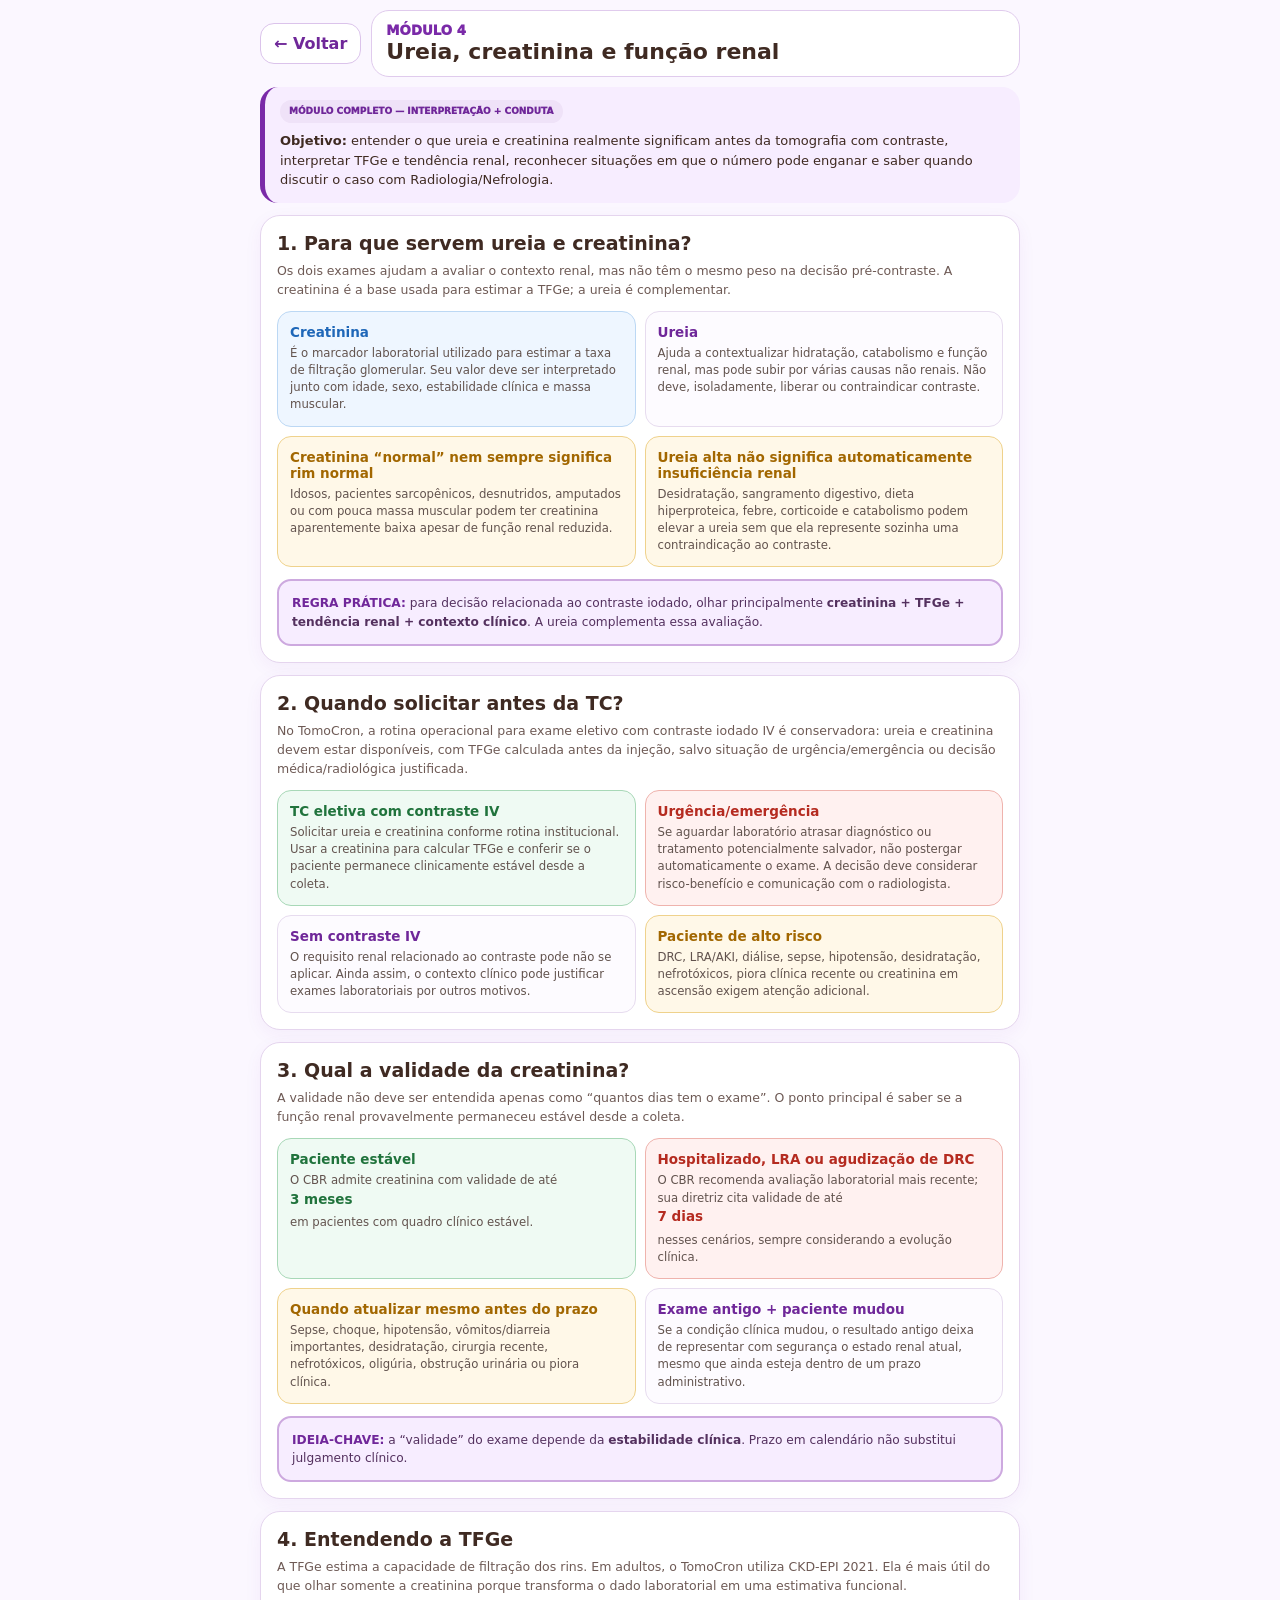
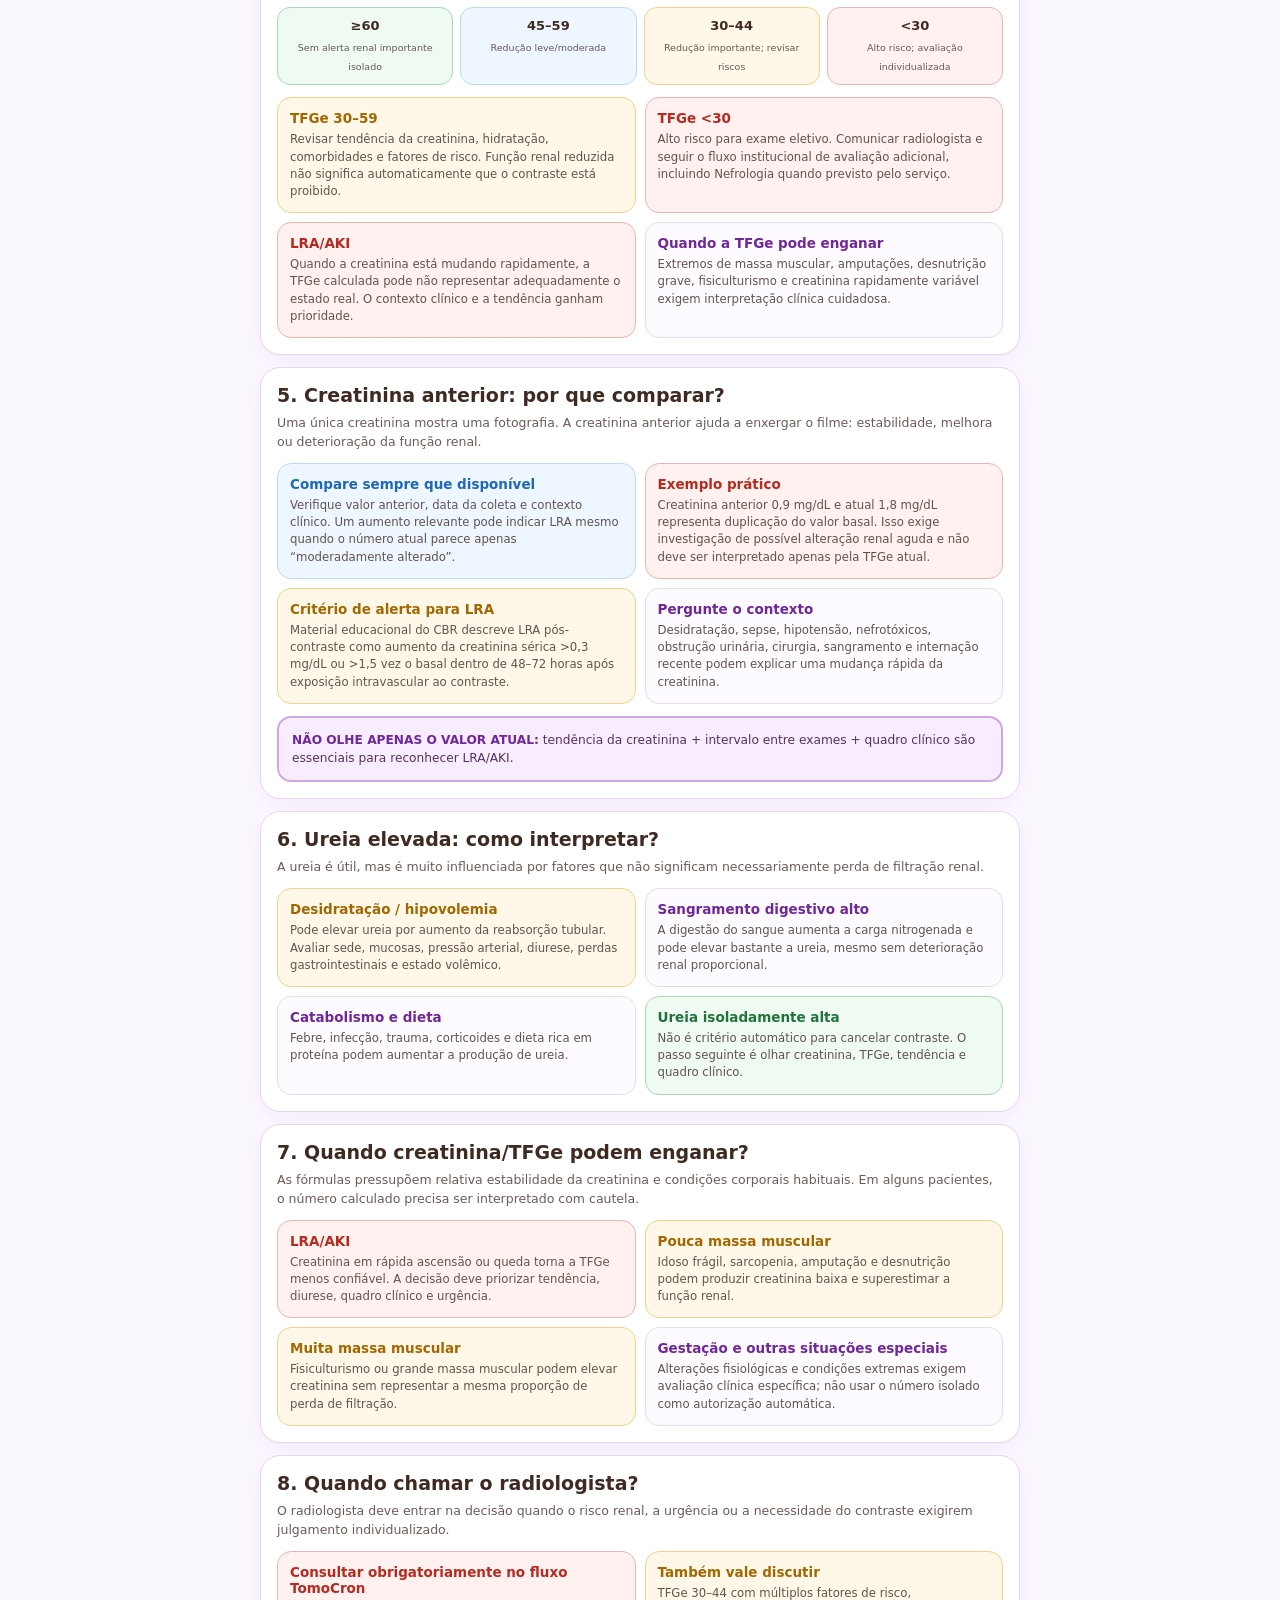
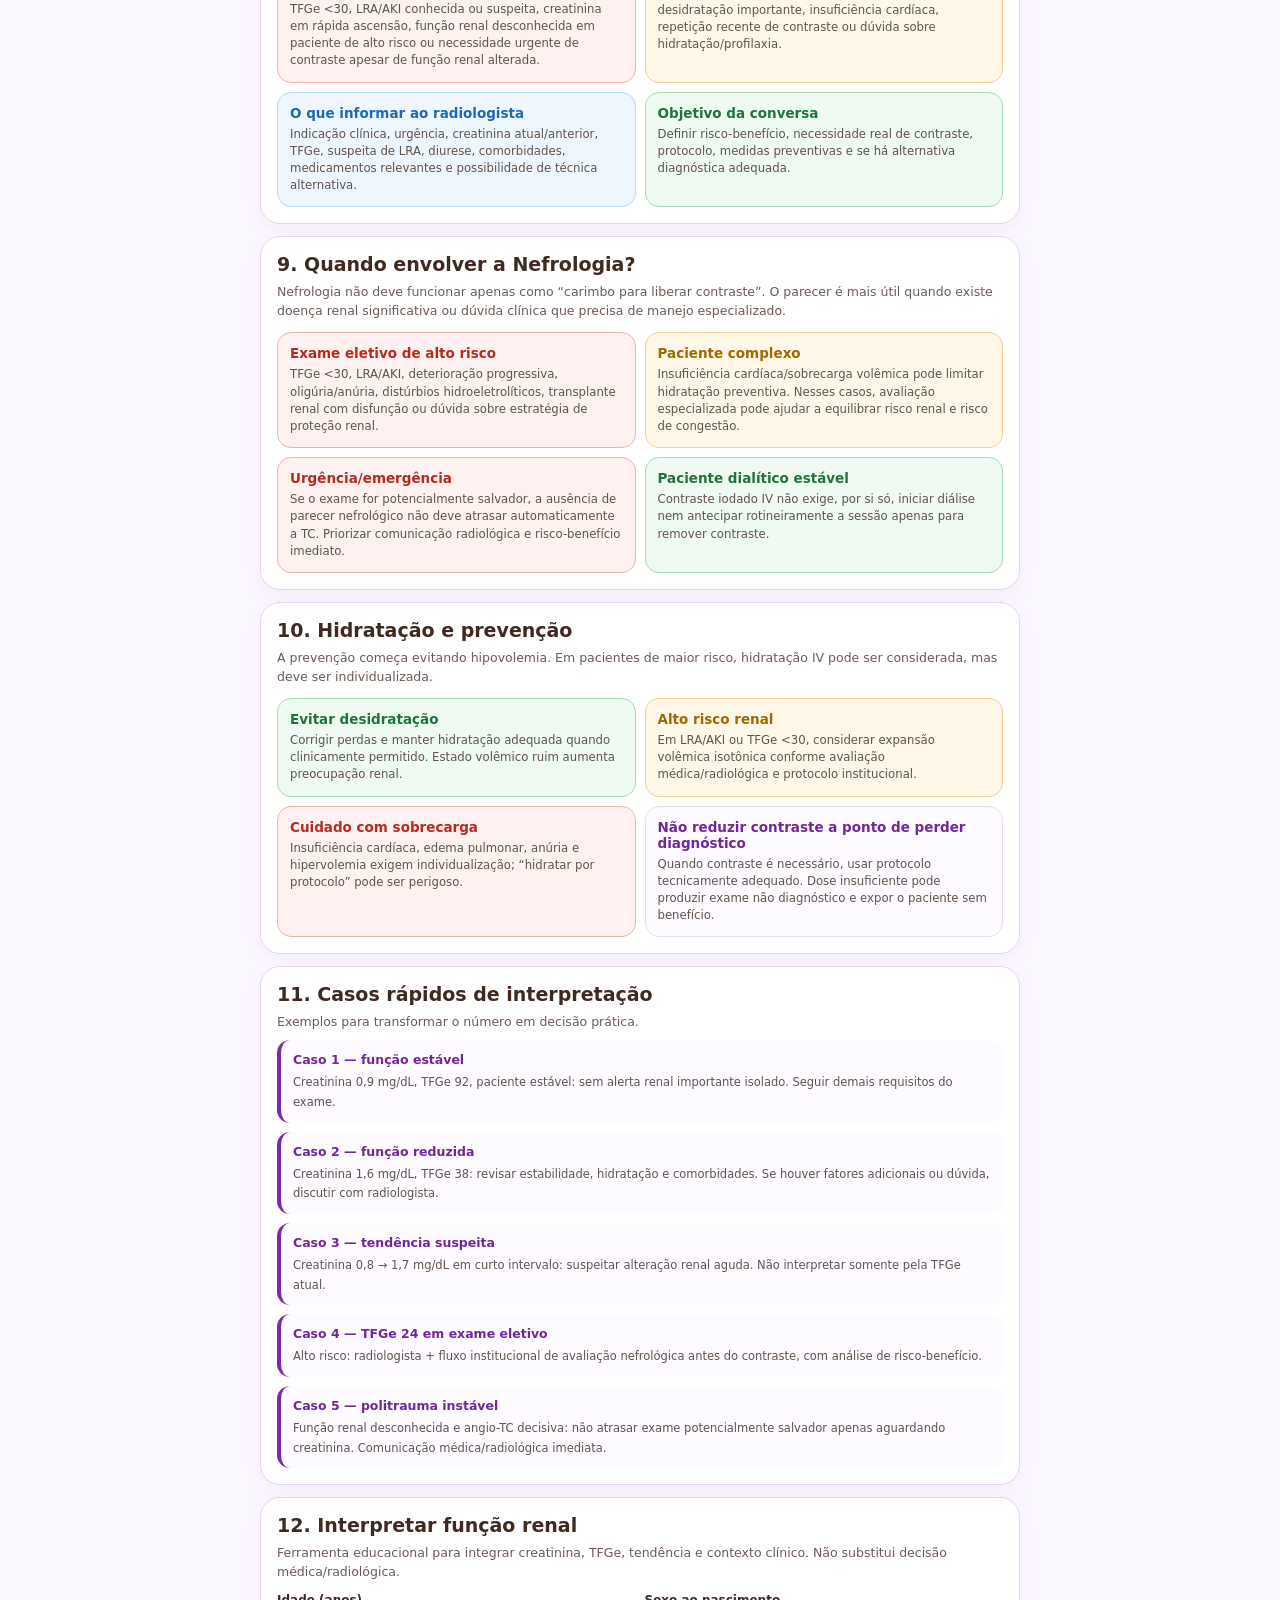
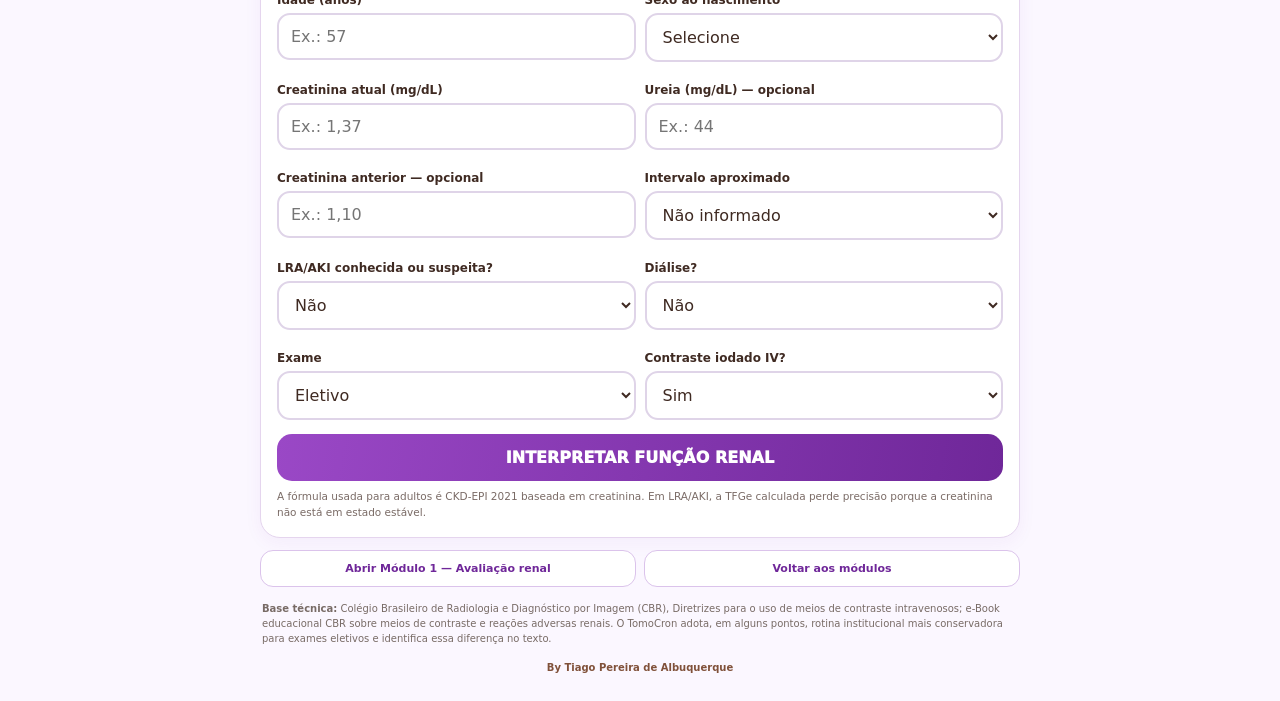
<file: tomocron/renal-labs.html>
<!doctype html>
<html lang="pt-BR">
<head>
<meta charset="utf-8">
<meta name="viewport" content="width=device-width,initial-scale=1,viewport-fit=cover">
<meta name="theme-color" content="#7a2aa8">
<title>TomoCron — Ureia, Creatinina e Função Renal</title>
<style>
*{box-sizing:border-box}html,body{margin:0;font-family:system-ui,-apple-system,BlinkMacSystemFont,"Segoe UI",Roboto,Arial,sans-serif;color:#3f2a22;background:#fbf7ff}button,select,input{font:inherit}button{cursor:pointer}.page{min-height:100svh;padding:calc(10px + env(safe-area-inset-top)) 12px calc(28px + env(safe-area-inset-bottom))}.shell{width:min(100%,760px);margin:0 auto}.top{display:flex;align-items:center;gap:10px;margin-bottom:10px}.back{border:1px solid #dbc3eb;background:#fff;color:#6f2799;border-radius:14px;padding:10px 13px;font-weight:900}.titlebox{flex:1;border:1px solid #e0cbed;background:#fff;border-radius:18px;padding:12px 14px}.titlebox small{display:block;color:#7a2aa8;font-weight:950}.titlebox h1{margin:2px 0 0;font-size:22px;line-height:1.08}.intro{border-left:5px solid #7a2aa8;background:#f7edff;border-radius:18px;padding:13px 15px;margin-bottom:12px;font-size:13px;line-height:1.5}.card{background:#fff;border:1px solid #e5d5ee;border-radius:20px;padding:16px;margin-bottom:12px;box-shadow:0 5px 18px rgba(122,42,168,.05)}.card h2{margin:0 0 7px;font-size:19px}.card p{margin:0;color:#6e5a55;font-size:12.5px;line-height:1.52}.grid{display:grid;grid-template-columns:repeat(2,minmax(0,1fr));gap:9px;margin-top:12px}.info{border:1px solid #e7dcef;background:#fdfbff;border-radius:14px;padding:12px}.info b{display:block;color:#6f2799;margin-bottom:5px;font-size:13.5px}.info span{display:block;font-size:11.7px;line-height:1.47;color:#62534e}.success{background:#effaf3;border-color:#a8d8b7}.success b{color:#20733c}.warning{background:#fff8e8;border-color:#efd28c}.warning b{color:#a26700}.danger{background:#fff1f0;border-color:#efb3ad}.danger b{color:#b52b20}.blue{background:#eef6ff;border-color:#bcd8f4}.blue b{color:#1f67b8}.rule{margin-top:12px;padding:13px;border-radius:14px;background:#f7edff;border:2px solid #cda9df;color:#54315f;font-size:12.2px;line-height:1.5}.rule strong{color:#70279a}.band{margin-top:12px;display:grid;grid-template-columns:repeat(4,1fr);gap:7px}.band div{border-radius:13px;padding:10px 7px;text-align:center;border:1px solid #e4d7ea;background:#fff}.band b{display:block;font-size:13px;margin-bottom:3px}.band span{font-size:9.5px;line-height:1.25;color:#675956}.links{display:grid;grid-template-columns:1fr 1fr;gap:8px;margin-top:12px}.links a{display:block;text-align:center;text-decoration:none;border:1px solid #dbc3eb;border-radius:13px;background:#fff;color:#6f2799;padding:11px;font-size:11px;font-weight:900}.phase{display:inline-block;margin-bottom:8px;padding:5px 9px;border-radius:999px;background:#efe2f8;color:#6f2799;font-size:9px;font-weight:950}.ref{font-size:10px;line-height:1.5;color:#786b66;margin:14px 2px 0}.footer{text-align:center;margin-top:16px;font-size:10px;font-weight:800;color:#80513a}.case{border-left:4px solid #7a2aa8;background:#fdfbff;border-radius:13px;padding:12px;margin-top:9px}.case b{display:block;color:#6f2799;font-size:12.5px;margin-bottom:4px}.case span{font-size:11.5px;line-height:1.45;color:#62534e}.tool label{display:block;margin:12px 0 6px;font-size:12px;font-weight:850}.tool input,.tool select{width:100%;border:2px solid #dfd4e8;border-radius:13px;background:#fff;padding:12px;color:#3f2a22;outline:none}.tool input:focus,.tool select:focus{border-color:#a772c7;box-shadow:0 0 0 3px rgba(122,42,168,.08)}.tool-grid{display:grid;grid-template-columns:1fr 1fr;gap:9px}.btn{width:100%;border:0;border-radius:15px;padding:14px 12px;margin-top:14px;font-weight:950;color:#fff;background:linear-gradient(100deg,#9a48c6,#6f2799)}.result{margin-top:14px;border:2px solid;border-radius:16px;padding:14px}.result h3{margin:0 0 8px;font-size:16px}.result .value{font-size:34px;line-height:1;font-weight:950;margin:4px 0}.result .unit{font-size:10px;color:#6b5c57;margin-bottom:10px}.result ul{margin:7px 0 0;padding-left:18px;font-size:11.5px;line-height:1.48}.result.green{background:#effaf3;border-color:#8dcc9f}.result.yellow{background:#fff8e8;border-color:#dfbd62}.result.red{background:#fff1f0;border-color:#df9993}.metrics{display:grid;grid-template-columns:repeat(3,1fr);gap:7px;margin:10px 0}.metric{background:#fff;border:1px solid rgba(0,0,0,.08);border-radius:11px;padding:8px}.metric small{display:block;font-size:8px;color:#74645e}.metric b{font-size:11px}.alertline{margin-top:9px;padding:10px;border-radius:11px;background:#fff;border:1px solid rgba(0,0,0,.08);font-size:11px;line-height:1.45}.disclaimer{margin-top:10px;font-size:9.5px;line-height:1.4;color:#756964}.mini{font-size:10.5px!important;color:#7a6b66!important;margin-top:8px!important}@media(max-width:520px){.grid{grid-template-columns:1fr}.band{grid-template-columns:1fr 1fr}.links{grid-template-columns:1fr}.tool-grid{grid-template-columns:1fr}.titlebox h1{font-size:19px}.metrics{grid-template-columns:1fr}}
</style>
</head>
<body>
<main class="page"><div class="shell">
<div class="top"><button class="back" type="button" onclick="location.href='./index.html?screen=command'">← Voltar</button><div class="titlebox"><small>MÓDULO 4</small><h1>Ureia, creatinina e função renal</h1></div></div>
<div class="intro"><span class="phase">MÓDULO COMPLETO — INTERPRETAÇÃO + CONDUTA</span><br><b>Objetivo:</b> entender o que ureia e creatinina realmente significam antes da tomografia com contraste, interpretar TFGe e tendência renal, reconhecer situações em que o número pode enganar e saber quando discutir o caso com Radiologia/Nefrologia.</div>

<section class="card"><h2>1. Para que servem ureia e creatinina?</h2><p>Os dois exames ajudam a avaliar o contexto renal, mas não têm o mesmo peso na decisão pré-contraste. A creatinina é a base usada para estimar a TFGe; a ureia é complementar.</p><div class="grid"><div class="info blue"><b>Creatinina</b><span>É o marcador laboratorial utilizado para estimar a taxa de filtração glomerular. Seu valor deve ser interpretado junto com idade, sexo, estabilidade clínica e massa muscular.</span></div><div class="info"><b>Ureia</b><span>Ajuda a contextualizar hidratação, catabolismo e função renal, mas pode subir por várias causas não renais. Não deve, isoladamente, liberar ou contraindicar contraste.</span></div><div class="info warning"><b>Creatinina “normal” nem sempre significa rim normal</b><span>Idosos, pacientes sarcopênicos, desnutridos, amputados ou com pouca massa muscular podem ter creatinina aparentemente baixa apesar de função renal reduzida.</span></div><div class="info warning"><b>Ureia alta não significa automaticamente insuficiência renal</b><span>Desidratação, sangramento digestivo, dieta hiperproteica, febre, corticoide e catabolismo podem elevar a ureia sem que ela represente sozinha uma contraindicação ao contraste.</span></div></div><div class="rule"><strong>REGRA PRÁTICA:</strong> para decisão relacionada ao contraste iodado, olhar principalmente <b>creatinina + TFGe + tendência renal + contexto clínico</b>. A ureia complementa essa avaliação.</div></section>

<section class="card"><h2>2. Quando solicitar antes da TC?</h2><p>No TomoCron, a rotina operacional para exame eletivo com contraste iodado IV é conservadora: ureia e creatinina devem estar disponíveis, com TFGe calculada antes da injeção, salvo situação de urgência/emergência ou decisão médica/radiológica justificada.</p><div class="grid"><div class="info success"><b>TC eletiva com contraste IV</b><span>Solicitar ureia e creatinina conforme rotina institucional. Usar a creatinina para calcular TFGe e conferir se o paciente permanece clinicamente estável desde a coleta.</span></div><div class="info danger"><b>Urgência/emergência</b><span>Se aguardar laboratório atrasar diagnóstico ou tratamento potencialmente salvador, não postergar automaticamente o exame. A decisão deve considerar risco-benefício e comunicação com o radiologista.</span></div><div class="info"><b>Sem contraste IV</b><span>O requisito renal relacionado ao contraste pode não se aplicar. Ainda assim, o contexto clínico pode justificar exames laboratoriais por outros motivos.</span></div><div class="info warning"><b>Paciente de alto risco</b><span>DRC, LRA/AKI, diálise, sepse, hipotensão, desidratação, nefrotóxicos, piora clínica recente ou creatinina em ascensão exigem atenção adicional.</span></div></div></section>

<section class="card"><h2>3. Qual a validade da creatinina?</h2><p>A validade não deve ser entendida apenas como “quantos dias tem o exame”. O ponto principal é saber se a função renal provavelmente permaneceu estável desde a coleta.</p><div class="grid"><div class="info success"><b>Paciente estável</b><span>O CBR admite creatinina com validade de até <b>3 meses</b> em pacientes com quadro clínico estável.</span></div><div class="info danger"><b>Hospitalizado, LRA ou agudização de DRC</b><span>O CBR recomenda avaliação laboratorial mais recente; sua diretriz cita validade de até <b>7 dias</b> nesses cenários, sempre considerando a evolução clínica.</span></div><div class="info warning"><b>Quando atualizar mesmo antes do prazo</b><span>Sepse, choque, hipotensão, vômitos/diarreia importantes, desidratação, cirurgia recente, nefrotóxicos, oligúria, obstrução urinária ou piora clínica.</span></div><div class="info"><b>Exame antigo + paciente mudou</b><span>Se a condição clínica mudou, o resultado antigo deixa de representar com segurança o estado renal atual, mesmo que ainda esteja dentro de um prazo administrativo.</span></div></div><div class="rule"><strong>IDEIA-CHAVE:</strong> a “validade” do exame depende da <b>estabilidade clínica</b>. Prazo em calendário não substitui julgamento clínico.</div></section>

<section class="card"><h2>4. Entendendo a TFGe</h2><p>A TFGe estima a capacidade de filtração dos rins. Em adultos, o TomoCron utiliza CKD-EPI 2021. Ela é mais útil do que olhar somente a creatinina porque transforma o dado laboratorial em uma estimativa funcional.</p><div class="band"><div style="background:#effaf3;border-color:#a8d8b7"><b>≥60</b><span>Sem alerta renal importante isolado</span></div><div style="background:#eef6ff;border-color:#bcd8f4"><b>45–59</b><span>Redução leve/moderada</span></div><div style="background:#fff8e8;border-color:#efd28c"><b>30–44</b><span>Redução importante; revisar riscos</span></div><div style="background:#fff1f0;border-color:#efb3ad"><b>&lt;30</b><span>Alto risco; avaliação individualizada</span></div></div><div class="grid"><div class="info warning"><b>TFGe 30–59</b><span>Revisar tendência da creatinina, hidratação, comorbidades e fatores de risco. Função renal reduzida não significa automaticamente que o contraste está proibido.</span></div><div class="info danger"><b>TFGe &lt;30</b><span>Alto risco para exame eletivo. Comunicar radiologista e seguir o fluxo institucional de avaliação adicional, incluindo Nefrologia quando previsto pelo serviço.</span></div><div class="info danger"><b>LRA/AKI</b><span>Quando a creatinina está mudando rapidamente, a TFGe calculada pode não representar adequadamente o estado real. O contexto clínico e a tendência ganham prioridade.</span></div><div class="info"><b>Quando a TFGe pode enganar</b><span>Extremos de massa muscular, amputações, desnutrição grave, fisiculturismo e creatinina rapidamente variável exigem interpretação clínica cuidadosa.</span></div></div></section>

<section class="card"><h2>5. Creatinina anterior: por que comparar?</h2><p>Uma única creatinina mostra uma fotografia. A creatinina anterior ajuda a enxergar o filme: estabilidade, melhora ou deterioração da função renal.</p><div class="grid"><div class="info blue"><b>Compare sempre que disponível</b><span>Verifique valor anterior, data da coleta e contexto clínico. Um aumento relevante pode indicar LRA mesmo quando o número atual parece apenas “moderadamente alterado”.</span></div><div class="info danger"><b>Exemplo prático</b><span>Creatinina anterior 0,9 mg/dL e atual 1,8 mg/dL representa duplicação do valor basal. Isso exige investigação de possível alteração renal aguda e não deve ser interpretado apenas pela TFGe atual.</span></div><div class="info warning"><b>Critério de alerta para LRA</b><span>Material educacional do CBR descreve LRA pós-contraste como aumento da creatinina sérica &gt;0,3 mg/dL ou &gt;1,5 vez o basal dentro de 48–72 horas após exposição intravascular ao contraste.</span></div><div class="info"><b>Pergunte o contexto</b><span>Desidratação, sepse, hipotensão, nefrotóxicos, obstrução urinária, cirurgia, sangramento e internação recente podem explicar uma mudança rápida da creatinina.</span></div></div><div class="rule"><strong>NÃO OLHE APENAS O VALOR ATUAL:</strong> tendência da creatinina + intervalo entre exames + quadro clínico são essenciais para reconhecer LRA/AKI.</div></section>

<section class="card"><h2>6. Ureia elevada: como interpretar?</h2><p>A ureia é útil, mas é muito influenciada por fatores que não significam necessariamente perda de filtração renal.</p><div class="grid"><div class="info warning"><b>Desidratação / hipovolemia</b><span>Pode elevar ureia por aumento da reabsorção tubular. Avaliar sede, mucosas, pressão arterial, diurese, perdas gastrointestinais e estado volêmico.</span></div><div class="info"><b>Sangramento digestivo alto</b><span>A digestão do sangue aumenta a carga nitrogenada e pode elevar bastante a ureia, mesmo sem deterioração renal proporcional.</span></div><div class="info"><b>Catabolismo e dieta</b><span>Febre, infecção, trauma, corticoides e dieta rica em proteína podem aumentar a produção de ureia.</span></div><div class="info success"><b>Ureia isoladamente alta</b><span>Não é critério automático para cancelar contraste. O passo seguinte é olhar creatinina, TFGe, tendência e quadro clínico.</span></div></div></section>

<section class="card"><h2>7. Quando creatinina/TFGe podem enganar?</h2><p>As fórmulas pressupõem relativa estabilidade da creatinina e condições corporais habituais. Em alguns pacientes, o número calculado precisa ser interpretado com cautela.</p><div class="grid"><div class="info danger"><b>LRA/AKI</b><span>Creatinina em rápida ascensão ou queda torna a TFGe menos confiável. A decisão deve priorizar tendência, diurese, quadro clínico e urgência.</span></div><div class="info warning"><b>Pouca massa muscular</b><span>Idoso frágil, sarcopenia, amputação e desnutrição podem produzir creatinina baixa e superestimar a função renal.</span></div><div class="info warning"><b>Muita massa muscular</b><span>Fisiculturismo ou grande massa muscular podem elevar creatinina sem representar a mesma proporção de perda de filtração.</span></div><div class="info"><b>Gestação e outras situações especiais</b><span>Alterações fisiológicas e condições extremas exigem avaliação clínica específica; não usar o número isolado como autorização automática.</span></div></div></section>

<section class="card"><h2>8. Quando chamar o radiologista?</h2><p>O radiologista deve entrar na decisão quando o risco renal, a urgência ou a necessidade do contraste exigirem julgamento individualizado.</p><div class="grid"><div class="info danger"><b>Consultar obrigatoriamente no fluxo TomoCron</b><span>TFGe &lt;30, LRA/AKI conhecida ou suspeita, creatinina em rápida ascensão, função renal desconhecida em paciente de alto risco ou necessidade urgente de contraste apesar de função renal alterada.</span></div><div class="info warning"><b>Também vale discutir</b><span>TFGe 30–44 com múltiplos fatores de risco, desidratação importante, insuficiência cardíaca, repetição recente de contraste ou dúvida sobre hidratação/profilaxia.</span></div><div class="info blue"><b>O que informar ao radiologista</b><span>Indicação clínica, urgência, creatinina atual/anterior, TFGe, suspeita de LRA, diurese, comorbidades, medicamentos relevantes e possibilidade de técnica alternativa.</span></div><div class="info success"><b>Objetivo da conversa</b><span>Definir risco-benefício, necessidade real de contraste, protocolo, medidas preventivas e se há alternativa diagnóstica adequada.</span></div></div></section>

<section class="card"><h2>9. Quando envolver a Nefrologia?</h2><p>Nefrologia não deve funcionar apenas como “carimbo para liberar contraste”. O parecer é mais útil quando existe doença renal significativa ou dúvida clínica que precisa de manejo especializado.</p><div class="grid"><div class="info danger"><b>Exame eletivo de alto risco</b><span>TFGe &lt;30, LRA/AKI, deterioração progressiva, oligúria/anúria, distúrbios hidroeletrolíticos, transplante renal com disfunção ou dúvida sobre estratégia de proteção renal.</span></div><div class="info warning"><b>Paciente complexo</b><span>Insuficiência cardíaca/sobrecarga volêmica pode limitar hidratação preventiva. Nesses casos, avaliação especializada pode ajudar a equilibrar risco renal e risco de congestão.</span></div><div class="info danger"><b>Urgência/emergência</b><span>Se o exame for potencialmente salvador, a ausência de parecer nefrológico não deve atrasar automaticamente a TC. Priorizar comunicação radiológica e risco-benefício imediato.</span></div><div class="info success"><b>Paciente dialítico estável</b><span>Contraste iodado IV não exige, por si só, iniciar diálise nem antecipar rotineiramente a sessão apenas para remover contraste.</span></div></div></section>

<section class="card"><h2>10. Hidratação e prevenção</h2><p>A prevenção começa evitando hipovolemia. Em pacientes de maior risco, hidratação IV pode ser considerada, mas deve ser individualizada.</p><div class="grid"><div class="info success"><b>Evitar desidratação</b><span>Corrigir perdas e manter hidratação adequada quando clinicamente permitido. Estado volêmico ruim aumenta preocupação renal.</span></div><div class="info warning"><b>Alto risco renal</b><span>Em LRA/AKI ou TFGe &lt;30, considerar expansão volêmica isotônica conforme avaliação médica/radiológica e protocolo institucional.</span></div><div class="info danger"><b>Cuidado com sobrecarga</b><span>Insuficiência cardíaca, edema pulmonar, anúria e hipervolemia exigem individualização; “hidratar por protocolo” pode ser perigoso.</span></div><div class="info"><b>Não reduzir contraste a ponto de perder diagnóstico</b><span>Quando contraste é necessário, usar protocolo tecnicamente adequado. Dose insuficiente pode produzir exame não diagnóstico e expor o paciente sem benefício.</span></div></div></section>

<section class="card"><h2>11. Casos rápidos de interpretação</h2><p>Exemplos para transformar o número em decisão prática.</p><div class="case"><b>Caso 1 — função estável</b><span>Creatinina 0,9 mg/dL, TFGe 92, paciente estável: sem alerta renal importante isolado. Seguir demais requisitos do exame.</span></div><div class="case"><b>Caso 2 — função reduzida</b><span>Creatinina 1,6 mg/dL, TFGe 38: revisar estabilidade, hidratação e comorbidades. Se houver fatores adicionais ou dúvida, discutir com radiologista.</span></div><div class="case"><b>Caso 3 — tendência suspeita</b><span>Creatinina 0,8 → 1,7 mg/dL em curto intervalo: suspeitar alteração renal aguda. Não interpretar somente pela TFGe atual.</span></div><div class="case"><b>Caso 4 — TFGe 24 em exame eletivo</b><span>Alto risco: radiologista + fluxo institucional de avaliação nefrológica antes do contraste, com análise de risco-benefício.</span></div><div class="case"><b>Caso 5 — politrauma instável</b><span>Função renal desconhecida e angio-TC decisiva: não atrasar exame potencialmente salvador apenas aguardando creatinina. Comunicação médica/radiológica imediata.</span></div></section>

<section class="card tool"><h2>12. Interpretar função renal</h2><p>Ferramenta educacional para integrar creatinina, TFGe, tendência e contexto clínico. Não substitui decisão médica/radiológica.</p><div class="tool-grid"><div><label>Idade (anos)</label><input id="age" inputmode="numeric" placeholder="Ex.: 57"></div><div><label>Sexo ao nascimento</label><select id="sex"><option value="">Selecione</option><option value="male">Masculino</option><option value="female">Feminino</option></select></div><div><label>Creatinina atual (mg/dL)</label><input id="scr" inputmode="decimal" placeholder="Ex.: 1,37"></div><div><label>Ureia (mg/dL) — opcional</label><input id="urea" inputmode="decimal" placeholder="Ex.: 44"></div><div><label>Creatinina anterior — opcional</label><input id="prev" inputmode="decimal" placeholder="Ex.: 1,10"></div><div><label>Intervalo aproximado</label><select id="interval"><option value="unknown">Não informado</option><option value="48">Até 48 h</option><option value="72">Até 72 h</option><option value="week">3–7 dias</option><option value="long">Mais de 7 dias</option></select></div><div><label>LRA/AKI conhecida ou suspeita?</label><select id="aki"><option value="no">Não</option><option value="yes">Sim</option><option value="unknown">Não sei</option></select></div><div><label>Diálise?</label><select id="dial"><option value="no">Não</option><option value="yes">Sim</option></select></div><div><label>Exame</label><select id="urgency"><option value="elective">Eletivo</option><option value="urgent">Urgência/emergência</option></select></div><div><label>Contraste iodado IV?</label><select id="contrast"><option value="yes">Sim</option><option value="no">Não</option></select></div></div><button class="btn" id="calc" type="button">INTERPRETAR FUNÇÃO RENAL</button><div id="out"></div><p class="mini">A fórmula usada para adultos é CKD-EPI 2021 baseada em creatinina. Em LRA/AKI, a TFGe calculada perde precisão porque a creatinina não está em estado estável.</p></section>

<div class="links"><a href="./index.html?view=renal">Abrir Módulo 1 — Avaliação renal</a><a href="./index.html?screen=command">Voltar aos módulos</a></div>
<p class="ref"><b>Base técnica:</b> Colégio Brasileiro de Radiologia e Diagnóstico por Imagem (CBR), Diretrizes para o uso de meios de contraste intravenosos; e-Book educacional CBR sobre meios de contraste e reações adversas renais. O TomoCron adota, em alguns pontos, rotina institucional mais conservadora para exames eletivos e identifica essa diferença no texto.</p>
<footer class="footer">By Tiago Pereira de Albuquerque</footer>
</div></main>
<script>
const $=id=>document.getElementById(id);
const num=v=>{const n=Number(String(v||'').trim().replace(',','.'));return Number.isFinite(n)?n:null};
function egfr(age,sex,scr){const k=sex==='female'?.7:.9,a=sex==='female'?-.241:-.302,r=scr/k;return 142*Math.pow(Math.min(r,1),a)*Math.pow(Math.max(r,1),-1.2)*Math.pow(.9938,age)*(sex==='female'?1.012:1)}
function cls(e,aki,dial){if(dial==='yes')return['yellow','Paciente em diálise — interpretar conforme contexto clínico'];if(aki==='yes')return['red','LRA/AKI conhecida ou suspeita — alto risco renal'];if(e<30)return['red','TFGe <30 — alto risco renal'];if(e<45)return['yellow','TFGe 30–44 — atenção individualizada'];if(e<60)return['yellow','TFGe 45–59 — função renal reduzida'];return['green','TFGe ≥60 — sem alerta renal importante isolado']}
$('calc').addEventListener('click',()=>{const age=num($('age').value),sex=$('sex').value,scr=num($('scr').value),urea=num($('urea').value),prev=num($('prev').value),interval=$('interval').value,aki=$('aki').value,dial=$('dial').value,urgency=$('urgency').value,contrast=$('contrast').value;if(!age||age<18||age>120||!sex||!scr||scr<=0){$('out').innerHTML='<div class="result red"><h3>Dados insuficientes</h3><ul><li>Informe idade adulta válida, sexo ao nascimento e creatinina atual.</li></ul></div>';return}const e=egfr(age,sex,scr);const [color,title]=cls(e,aki,dial);const alerts=[];let trend='Não informada';if(prev&&prev>0){const delta=scr-prev,pct=(delta/prev)*100;trend=(delta>=0?'+':'')+delta.toFixed(2).replace('.',',')+' mg/dL ('+(pct>=0?'+':'')+pct.toFixed(1).replace('.',',')+'%)';if((interval==='48'||interval==='72')&&(delta>0.3||scr>=1.5*prev))alerts.push('A variação informada atinge critério de alerta para possível LRA e precisa de avaliação clínica.')}if(aki==='yes')alerts.push('Em LRA/AKI, não confiar na TFGe isoladamente: a creatinina está fora do estado estável.');if(e<30&&contrast==='yes'){alerts.push('TFGe <30: comunicar radiologista. Em exame eletivo, seguir fluxo institucional de avaliação nefrológica.');if(urgency==='urgent')alerts.push('Se o exame for potencialmente salvador, não atrasar automaticamente apenas aguardando parecer nefrológico.')}else if(e<45&&contrast==='yes')alerts.push('TFGe 30–44: revisar tendência, hidratação, comorbidades e fatores de risco; discutir com radiologista se houver risco adicional ou dúvida.');if(urea&&urea>60)alerts.push('Ureia elevada deve ser contextualizada: desidratação, sangramento digestivo, catabolismo e dieta também podem elevá-la.');if(dial==='yes'&&contrast==='yes')alerts.push('Diálise não deve ser iniciada nem antecipada rotineiramente apenas para remover contraste iodado.');if(contrast==='no')alerts.push('Sem contraste IV, a estratificação renal relacionada ao contraste pode não se aplicar; manter interpretação clínica conforme indicação.');const items=alerts.length?alerts:['Sem alerta adicional identificado pela ferramenta. Prosseguir conforme protocolo específico do exame e avaliação clínica.'];$('out').innerHTML='<div class="result '+color+'"><h3>'+title+'</h3><div class="value">'+Math.round(e)+'</div><div class="unit">mL/min/1,73 m² — TFGe CKD-EPI 2021</div><div class="metrics"><div class="metric"><small>Creatinina</small><b>'+scr.toFixed(2).replace('.',',')+' mg/dL</b></div><div class="metric"><small>Ureia</small><b>'+(urea?urea+' mg/dL':'—')+'</b></div><div class="metric"><small>Tendência</small><b>'+trend+'</b></div></div><div class="alertline"><b>Interpretação prática</b><ul>'+items.map(x=>'<li>'+x+'</li>').join('')+'</ul></div><div class="disclaimer">Apoio à decisão. Não substitui avaliação médica, radiológica ou nefrológica nem protocolo institucional vigente.</div></div>';$('out').scrollIntoView({behavior:'smooth',block:'start'})});
</script>
</body>
</html>
</file>
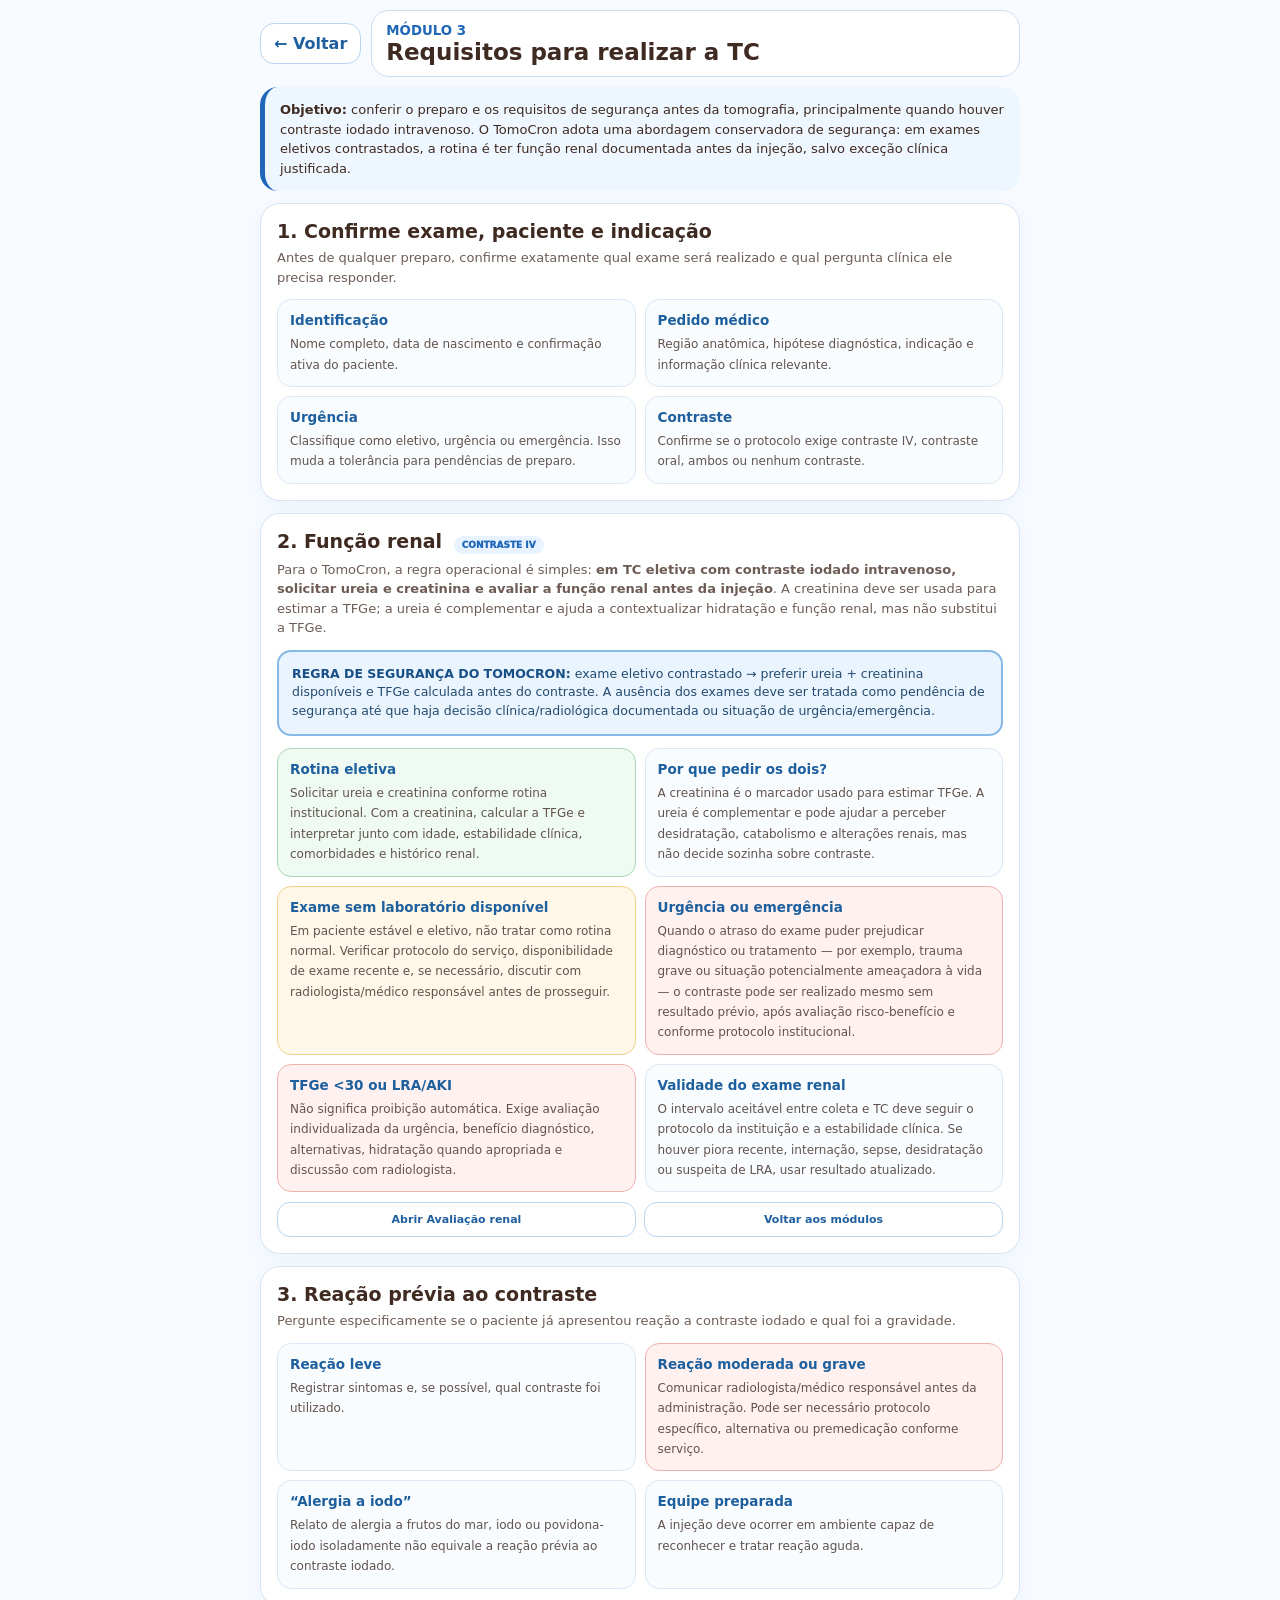
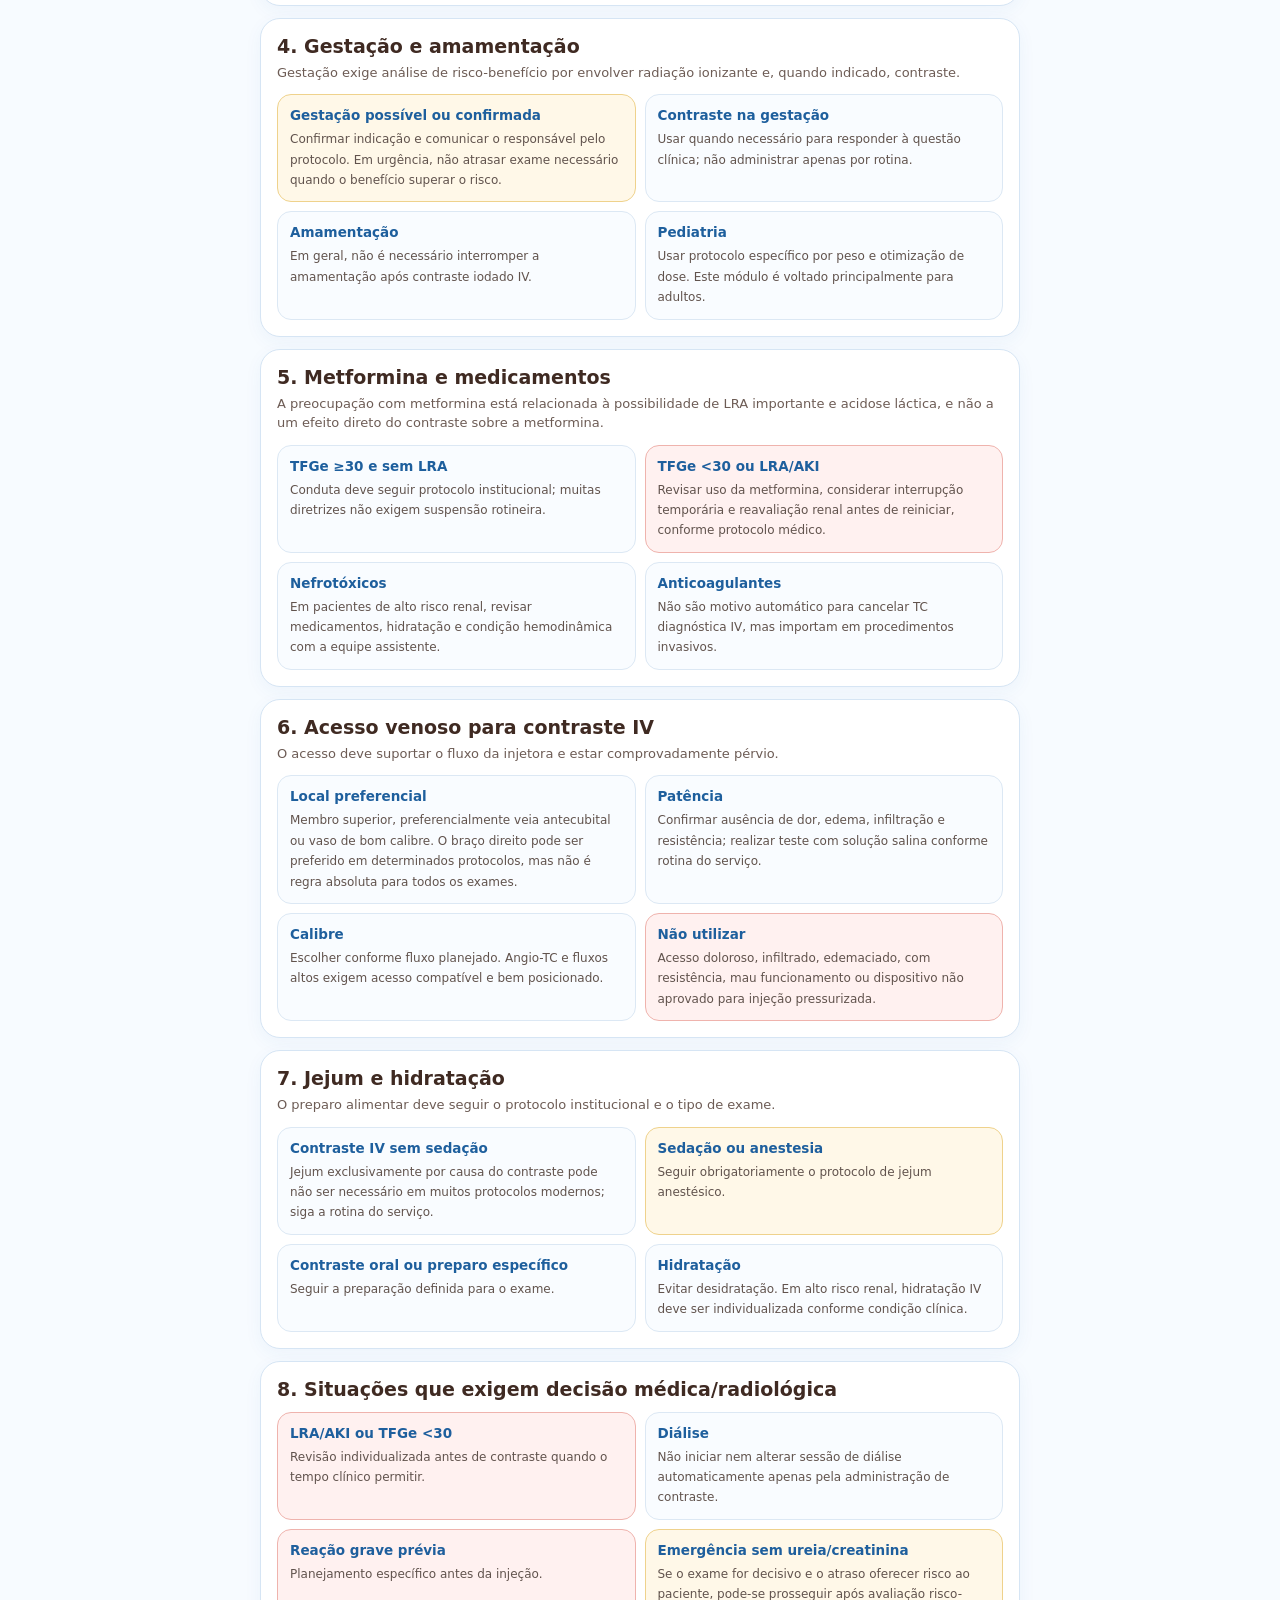
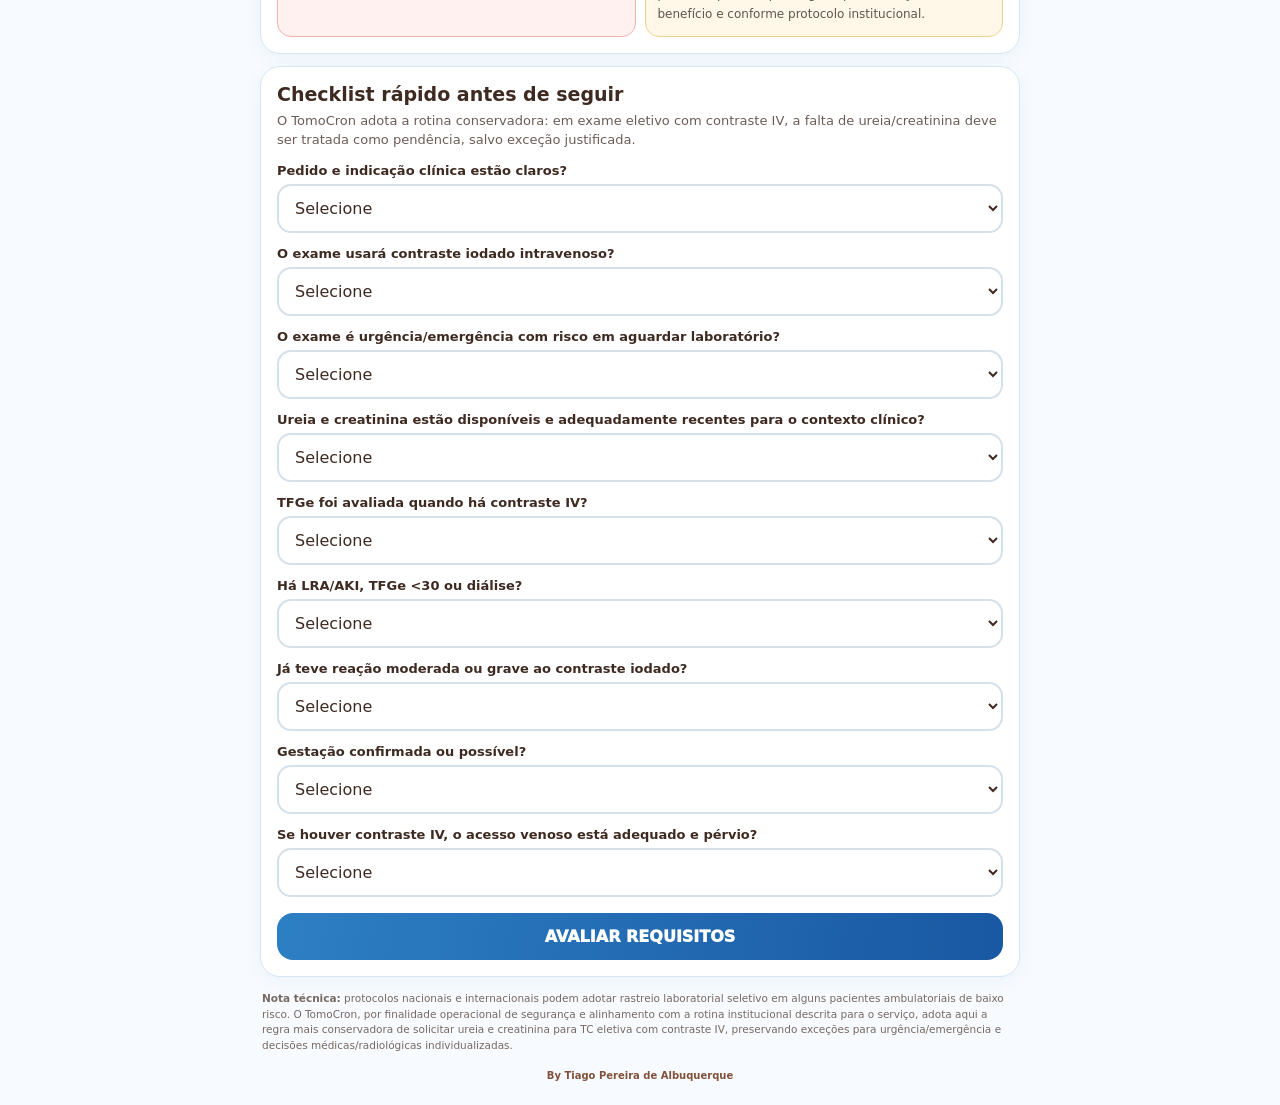
<file: tomocron/requirements-v2.html>
<!doctype html>
<html lang="pt-BR">
<head>
<meta charset="utf-8">
<meta name="viewport" content="width=device-width,initial-scale=1,viewport-fit=cover">
<meta name="theme-color" content="#1f67b8">
<title>TomoCron — Requisitos para o exame</title>
<style>
*{box-sizing:border-box}html,body{margin:0;font-family:system-ui,-apple-system,BlinkMacSystemFont,"Segoe UI",Roboto,Arial,sans-serif;color:#3f2a22;background:#f7fbff}button,select,input{font:inherit}button{cursor:pointer}.page{min-height:100svh;padding:calc(10px + env(safe-area-inset-top)) 12px calc(24px + env(safe-area-inset-bottom))}.shell{width:min(100%,760px);margin:0 auto}.top{display:flex;align-items:center;gap:10px;margin-bottom:10px}.back{border:1px solid #b9d5f1;background:#fff;color:#1f5f9e;border-radius:14px;padding:10px 13px;font-weight:900}.titlebox{flex:1;border:1px solid #c9def3;background:#fff;border-radius:18px;padding:12px 14px}.titlebox small{display:block;color:#1f67b8;font-weight:900}.titlebox h1{margin:2px 0 0;font-size:23px;line-height:1.05}.intro{border-left:5px solid #1f67b8;background:#eef6ff;border-radius:18px;padding:13px 15px;margin-bottom:12px;font-size:13px;line-height:1.5}.card{background:#fff;border:1px solid #d6e5f4;border-radius:20px;padding:16px;margin-bottom:12px;box-shadow:0 5px 18px rgba(31,103,184,.05)}.card h2{margin:0 0 6px;font-size:19px}.card p{margin:0;color:#6d5c55;font-size:13px;line-height:1.5}.grid{display:grid;grid-template-columns:repeat(2,minmax(0,1fr));gap:9px;margin-top:12px}.info{border:1px solid #dce8f4;background:#f9fcff;border-radius:14px;padding:12px}.info b{display:block;color:#1e5f9d;margin-bottom:5px;font-size:13.5px}.info span{font-size:12px;line-height:1.45;color:#61534d}.tag{display:inline-block;padding:4px 8px;border-radius:999px;background:#e8f3ff;color:#1f67b8;font-size:9px;font-weight:950;margin-left:5px}.warning{background:#fff8e8;border-color:#efd28c}.danger{background:#fff1f0;border-color:#efb3ad}.success{background:#effaf3;border-color:#a8d8b7}.rule{margin-top:12px;padding:13px;border-radius:14px;background:#eaf4ff;border:2px solid #87b9e7;color:#234b6f;font-size:12.5px;line-height:1.5}.rule strong{color:#174f86}.checklist label{display:block;margin:13px 0 6px;font-weight:850;font-size:13px}.checklist select{width:100%;border:2px solid #d4e1ea;border-radius:14px;background:#fff;padding:12px;color:#3f2a22;outline:none}.checklist select:focus{border-color:#67a8df;box-shadow:0 0 0 3px rgba(31,103,184,.08)}.btn{width:100%;border:0;border-radius:16px;padding:14px 12px;font-weight:950;color:#fff;background:linear-gradient(100deg,#2d7fc4,#1958a2);margin-top:16px}.result{margin-top:14px;border-radius:16px;padding:14px;border:2px solid}.result h3{margin:0 0 7px;font-size:17px}.result ul{margin:0;padding-left:19px;font-size:12px;line-height:1.5}.result.green{background:#effaf3;border-color:#80c799}.result.yellow{background:#fff8e8;border-color:#dfbd62}.result.red{background:#fff1f0;border-color:#df9993}.links{display:grid;grid-template-columns:1fr 1fr;gap:8px;margin-top:10px}.links a{display:block;text-align:center;text-decoration:none;border:1px solid #b9d5f1;border-radius:13px;background:#fff;color:#1f5f9e;padding:10px;font-size:11px;font-weight:900}.ref{font-size:10.5px;line-height:1.5;color:#776861;margin:14px 2px 0}.footer{text-align:center;margin-top:16px;font-size:10px;font-weight:800;color:#80513a}@media(max-width:520px){.grid{grid-template-columns:1fr}.links{grid-template-columns:1fr}.titlebox h1{font-size:20px}}
</style>
</head>
<body>
<main class="page"><div class="shell">
<div class="top"><button class="back" type="button" onclick="location.href='./index.html?screen=command'">← Voltar</button><div class="titlebox"><small>MÓDULO 3</small><h1>Requisitos para realizar a TC</h1></div></div>
<div class="intro"><b>Objetivo:</b> conferir o preparo e os requisitos de segurança antes da tomografia, principalmente quando houver contraste iodado intravenoso. O TomoCron adota uma abordagem conservadora de segurança: em exames eletivos contrastados, a rotina é ter função renal documentada antes da injeção, salvo exceção clínica justificada.</div>

<section class="card"><h2>1. Confirme exame, paciente e indicação</h2><p>Antes de qualquer preparo, confirme exatamente qual exame será realizado e qual pergunta clínica ele precisa responder.</p><div class="grid"><div class="info"><b>Identificação</b><span>Nome completo, data de nascimento e confirmação ativa do paciente.</span></div><div class="info"><b>Pedido médico</b><span>Região anatômica, hipótese diagnóstica, indicação e informação clínica relevante.</span></div><div class="info"><b>Urgência</b><span>Classifique como eletivo, urgência ou emergência. Isso muda a tolerância para pendências de preparo.</span></div><div class="info"><b>Contraste</b><span>Confirme se o protocolo exige contraste IV, contraste oral, ambos ou nenhum contraste.</span></div></div></section>

<section class="card"><h2>2. Função renal <span class="tag">CONTRASTE IV</span></h2><p>Para o TomoCron, a regra operacional é simples: <b>em TC eletiva com contraste iodado intravenoso, solicitar ureia e creatinina e avaliar a função renal antes da injeção</b>. A creatinina deve ser usada para estimar a TFGe; a ureia é complementar e ajuda a contextualizar hidratação e função renal, mas não substitui a TFGe.</p>
<div class="rule"><strong>REGRA DE SEGURANÇA DO TOMOCRON:</strong> exame eletivo contrastado → preferir ureia + creatinina disponíveis e TFGe calculada antes do contraste. A ausência dos exames deve ser tratada como pendência de segurança até que haja decisão clínica/radiológica documentada ou situação de urgência/emergência.</div>
<div class="grid"><div class="info success"><b>Rotina eletiva</b><span>Solicitar ureia e creatinina conforme rotina institucional. Com a creatinina, calcular a TFGe e interpretar junto com idade, estabilidade clínica, comorbidades e histórico renal.</span></div><div class="info"><b>Por que pedir os dois?</b><span>A creatinina é o marcador usado para estimar TFGe. A ureia é complementar e pode ajudar a perceber desidratação, catabolismo e alterações renais, mas não decide sozinha sobre contraste.</span></div><div class="info warning"><b>Exame sem laboratório disponível</b><span>Em paciente estável e eletivo, não tratar como rotina normal. Verificar protocolo do serviço, disponibilidade de exame recente e, se necessário, discutir com radiologista/médico responsável antes de prosseguir.</span></div><div class="info danger"><b>Urgência ou emergência</b><span>Quando o atraso do exame puder prejudicar diagnóstico ou tratamento — por exemplo, trauma grave ou situação potencialmente ameaçadora à vida — o contraste pode ser realizado mesmo sem resultado prévio, após avaliação risco-benefício e conforme protocolo institucional.</span></div><div class="info danger"><b>TFGe &lt;30 ou LRA/AKI</b><span>Não significa proibição automática. Exige avaliação individualizada da urgência, benefício diagnóstico, alternativas, hidratação quando apropriada e discussão com radiologista.</span></div><div class="info"><b>Validade do exame renal</b><span>O intervalo aceitável entre coleta e TC deve seguir o protocolo da instituição e a estabilidade clínica. Se houver piora recente, internação, sepse, desidratação ou suspeita de LRA, usar resultado atualizado.</span></div></div>
<div class="links"><a href="./index.html?view=renal">Abrir Avaliação renal</a><a href="./index.html?screen=command">Voltar aos módulos</a></div></section>

<section class="card"><h2>3. Reação prévia ao contraste</h2><p>Pergunte especificamente se o paciente já apresentou reação a contraste iodado e qual foi a gravidade.</p><div class="grid"><div class="info"><b>Reação leve</b><span>Registrar sintomas e, se possível, qual contraste foi utilizado.</span></div><div class="info danger"><b>Reação moderada ou grave</b><span>Comunicar radiologista/médico responsável antes da administração. Pode ser necessário protocolo específico, alternativa ou premedicação conforme serviço.</span></div><div class="info"><b>“Alergia a iodo”</b><span>Relato de alergia a frutos do mar, iodo ou povidona-iodo isoladamente não equivale a reação prévia ao contraste iodado.</span></div><div class="info"><b>Equipe preparada</b><span>A injeção deve ocorrer em ambiente capaz de reconhecer e tratar reação aguda.</span></div></div></section>

<section class="card"><h2>4. Gestação e amamentação</h2><p>Gestação exige análise de risco-benefício por envolver radiação ionizante e, quando indicado, contraste.</p><div class="grid"><div class="info warning"><b>Gestação possível ou confirmada</b><span>Confirmar indicação e comunicar o responsável pelo protocolo. Em urgência, não atrasar exame necessário quando o benefício superar o risco.</span></div><div class="info"><b>Contraste na gestação</b><span>Usar quando necessário para responder à questão clínica; não administrar apenas por rotina.</span></div><div class="info"><b>Amamentação</b><span>Em geral, não é necessário interromper a amamentação após contraste iodado IV.</span></div><div class="info"><b>Pediatria</b><span>Usar protocolo específico por peso e otimização de dose. Este módulo é voltado principalmente para adultos.</span></div></div></section>

<section class="card"><h2>5. Metformina e medicamentos</h2><p>A preocupação com metformina está relacionada à possibilidade de LRA importante e acidose láctica, e não a um efeito direto do contraste sobre a metformina.</p><div class="grid"><div class="info"><b>TFGe ≥30 e sem LRA</b><span>Conduta deve seguir protocolo institucional; muitas diretrizes não exigem suspensão rotineira.</span></div><div class="info danger"><b>TFGe &lt;30 ou LRA/AKI</b><span>Revisar uso da metformina, considerar interrupção temporária e reavaliação renal antes de reiniciar, conforme protocolo médico.</span></div><div class="info"><b>Nefrotóxicos</b><span>Em pacientes de alto risco renal, revisar medicamentos, hidratação e condição hemodinâmica com a equipe assistente.</span></div><div class="info"><b>Anticoagulantes</b><span>Não são motivo automático para cancelar TC diagnóstica IV, mas importam em procedimentos invasivos.</span></div></div></section>

<section class="card"><h2>6. Acesso venoso para contraste IV</h2><p>O acesso deve suportar o fluxo da injetora e estar comprovadamente pérvio.</p><div class="grid"><div class="info"><b>Local preferencial</b><span>Membro superior, preferencialmente veia antecubital ou vaso de bom calibre. O braço direito pode ser preferido em determinados protocolos, mas não é regra absoluta para todos os exames.</span></div><div class="info"><b>Patência</b><span>Confirmar ausência de dor, edema, infiltração e resistência; realizar teste com solução salina conforme rotina do serviço.</span></div><div class="info"><b>Calibre</b><span>Escolher conforme fluxo planejado. Angio-TC e fluxos altos exigem acesso compatível e bem posicionado.</span></div><div class="info danger"><b>Não utilizar</b><span>Acesso doloroso, infiltrado, edemaciado, com resistência, mau funcionamento ou dispositivo não aprovado para injeção pressurizada.</span></div></div></section>

<section class="card"><h2>7. Jejum e hidratação</h2><p>O preparo alimentar deve seguir o protocolo institucional e o tipo de exame.</p><div class="grid"><div class="info"><b>Contraste IV sem sedação</b><span>Jejum exclusivamente por causa do contraste pode não ser necessário em muitos protocolos modernos; siga a rotina do serviço.</span></div><div class="info warning"><b>Sedação ou anestesia</b><span>Seguir obrigatoriamente o protocolo de jejum anestésico.</span></div><div class="info"><b>Contraste oral ou preparo específico</b><span>Seguir a preparação definida para o exame.</span></div><div class="info"><b>Hidratação</b><span>Evitar desidratação. Em alto risco renal, hidratação IV deve ser individualizada conforme condição clínica.</span></div></div></section>

<section class="card"><h2>8. Situações que exigem decisão médica/radiológica</h2><div class="grid"><div class="info danger"><b>LRA/AKI ou TFGe &lt;30</b><span>Revisão individualizada antes de contraste quando o tempo clínico permitir.</span></div><div class="info"><b>Diálise</b><span>Não iniciar nem alterar sessão de diálise automaticamente apenas pela administração de contraste.</span></div><div class="info danger"><b>Reação grave prévia</b><span>Planejamento específico antes da injeção.</span></div><div class="info warning"><b>Emergência sem ureia/creatinina</b><span>Se o exame for decisivo e o atraso oferecer risco ao paciente, pode-se prosseguir após avaliação risco-benefício e conforme protocolo institucional.</span></div></div></section>

<section class="card checklist"><h2>Checklist rápido antes de seguir</h2><p>O TomoCron adota a rotina conservadora: em exame eletivo com contraste IV, a falta de ureia/creatinina deve ser tratada como pendência, salvo exceção justificada.</p>
<label>Pedido e indicação clínica estão claros?</label><select id="reqOrder"><option value="">Selecione</option><option value="yes">Sim</option><option value="no">Não</option></select>
<label>O exame usará contraste iodado intravenoso?</label><select id="reqContrast"><option value="">Selecione</option><option value="yes">Sim</option><option value="no">Não</option></select>
<label>O exame é urgência/emergência com risco em aguardar laboratório?</label><select id="reqEmergency"><option value="">Selecione</option><option value="no">Não</option><option value="yes">Sim</option></select>
<label>Ureia e creatinina estão disponíveis e adequadamente recentes para o contexto clínico?</label><select id="reqLab"><option value="">Selecione</option><option value="yes">Sim</option><option value="no">Não</option><option value="na">Não se aplica: exame sem contraste IV</option></select>
<label>TFGe foi avaliada quando há contraste IV?</label><select id="reqEgfr"><option value="">Selecione</option><option value="yes">Sim</option><option value="no">Não</option><option value="na">Não se aplica: exame sem contraste IV</option></select>
<label>Há LRA/AKI, TFGe &lt;30 ou diálise?</label><select id="reqRenal"><option value="">Selecione</option><option value="no">Não</option><option value="yes">Sim</option><option value="unknown">Não sei</option></select>
<label>Já teve reação moderada ou grave ao contraste iodado?</label><select id="reqReaction"><option value="">Selecione</option><option value="no">Não</option><option value="yes">Sim</option><option value="unknown">Não sei</option></select>
<label>Gestação confirmada ou possível?</label><select id="reqPreg"><option value="">Selecione</option><option value="no">Não</option><option value="yes">Sim</option><option value="na">Não se aplica</option></select>
<label>Se houver contraste IV, o acesso venoso está adequado e pérvio?</label><select id="reqAccess"><option value="">Selecione</option><option value="yes">Sim</option><option value="no">Não</option><option value="na">Não se aplica</option></select>
<button id="assess" class="btn" type="button">AVALIAR REQUISITOS</button><div id="result"></div>
</section>

<p class="ref"><b>Nota técnica:</b> protocolos nacionais e internacionais podem adotar rastreio laboratorial seletivo em alguns pacientes ambulatoriais de baixo risco. O TomoCron, por finalidade operacional de segurança e alinhamento com a rotina institucional descrita para o serviço, adota aqui a regra mais conservadora de solicitar ureia e creatinina para TC eletiva com contraste IV, preservando exceções para urgência/emergência e decisões médicas/radiológicas individualizadas.</p>
<div class="footer">By Tiago Pereira de Albuquerque</div>
</div></main>
<script>
const $=s=>document.querySelector(s);
$('#assess').addEventListener('click',()=>{
 const ids=['reqOrder','reqContrast','reqEmergency','reqLab','reqEgfr','reqRenal','reqReaction','reqPreg','reqAccess'];
 const v=Object.fromEntries(ids.map(id=>[id,$('#'+id).value]));
 if(ids.some(id=>!v[id])){$('#result').innerHTML='<div class="result yellow"><h3>Checklist incompleto</h3><ul><li>Responda todos os itens antes de concluir.</li></ul></div>';return}
 const alerts=[];let red=false;
 if(v.reqOrder==='no'){alerts.push('Confirmar pedido e indicação clínica antes do exame.');red=true}
 if(v.reqContrast==='yes'){
   if(v.reqLab==='no'&&v.reqEmergency!=='yes'){alerts.push('Exame eletivo contrastado sem ureia/creatinina: tratar como pendência de segurança e revisar antes de prosseguir.');red=true}
   if(v.reqEgfr==='no'&&v.reqEmergency!=='yes'){alerts.push('TFGe ainda não avaliada: calcular a partir da creatinina antes do contraste eletivo.');red=true}
   if(v.reqLab==='no'&&v.reqEmergency==='yes')alerts.push('Urgência/emergência sem laboratório: documentar avaliação risco-benefício e seguir protocolo institucional/radiológico.')
 }
 if(v.reqRenal==='yes'||v.reqRenal==='unknown')alerts.push('Risco renal identificado ou incerto: revisar TFGe/LRA e considerar discussão com radiologista.')
 if(v.reqReaction==='yes'||v.reqReaction==='unknown')alerts.push('Reação prévia grave ou história incerta: revisar antes da injeção de contraste.')
 if(v.reqPreg==='yes')alerts.push('Gestação possível/confirmada: confirmar indicação e risco-benefício.')
 if(v.reqContrast==='yes'&&v.reqAccess==='no'){alerts.push('Acesso venoso inadequado: corrigir antes da injeção pressurizada.');red=true}
 if(v.reqContrast==='no'&&v.reqLab==='na'&&v.reqEgfr==='na')alerts.push('Exame sem contraste IV: requisito renal para contraste não se aplica.')
 if(!alerts.length){$('#result').innerHTML='<div class="result green"><h3>Requisitos básicos conferidos</h3><ul><li>Prosseguir conforme protocolo institucional e parâmetros específicos do exame.</li></ul></div>';return}
 $('#result').innerHTML=`<div class="result ${red?'red':'yellow'}"><h3>${red?'Pendência antes de prosseguir':'Atenção antes de prosseguir'}</h3><ul>${alerts.map(x=>`<li>${x}</li>`).join('')}</ul></div>`;
});
</script>
</body></html>
</file>
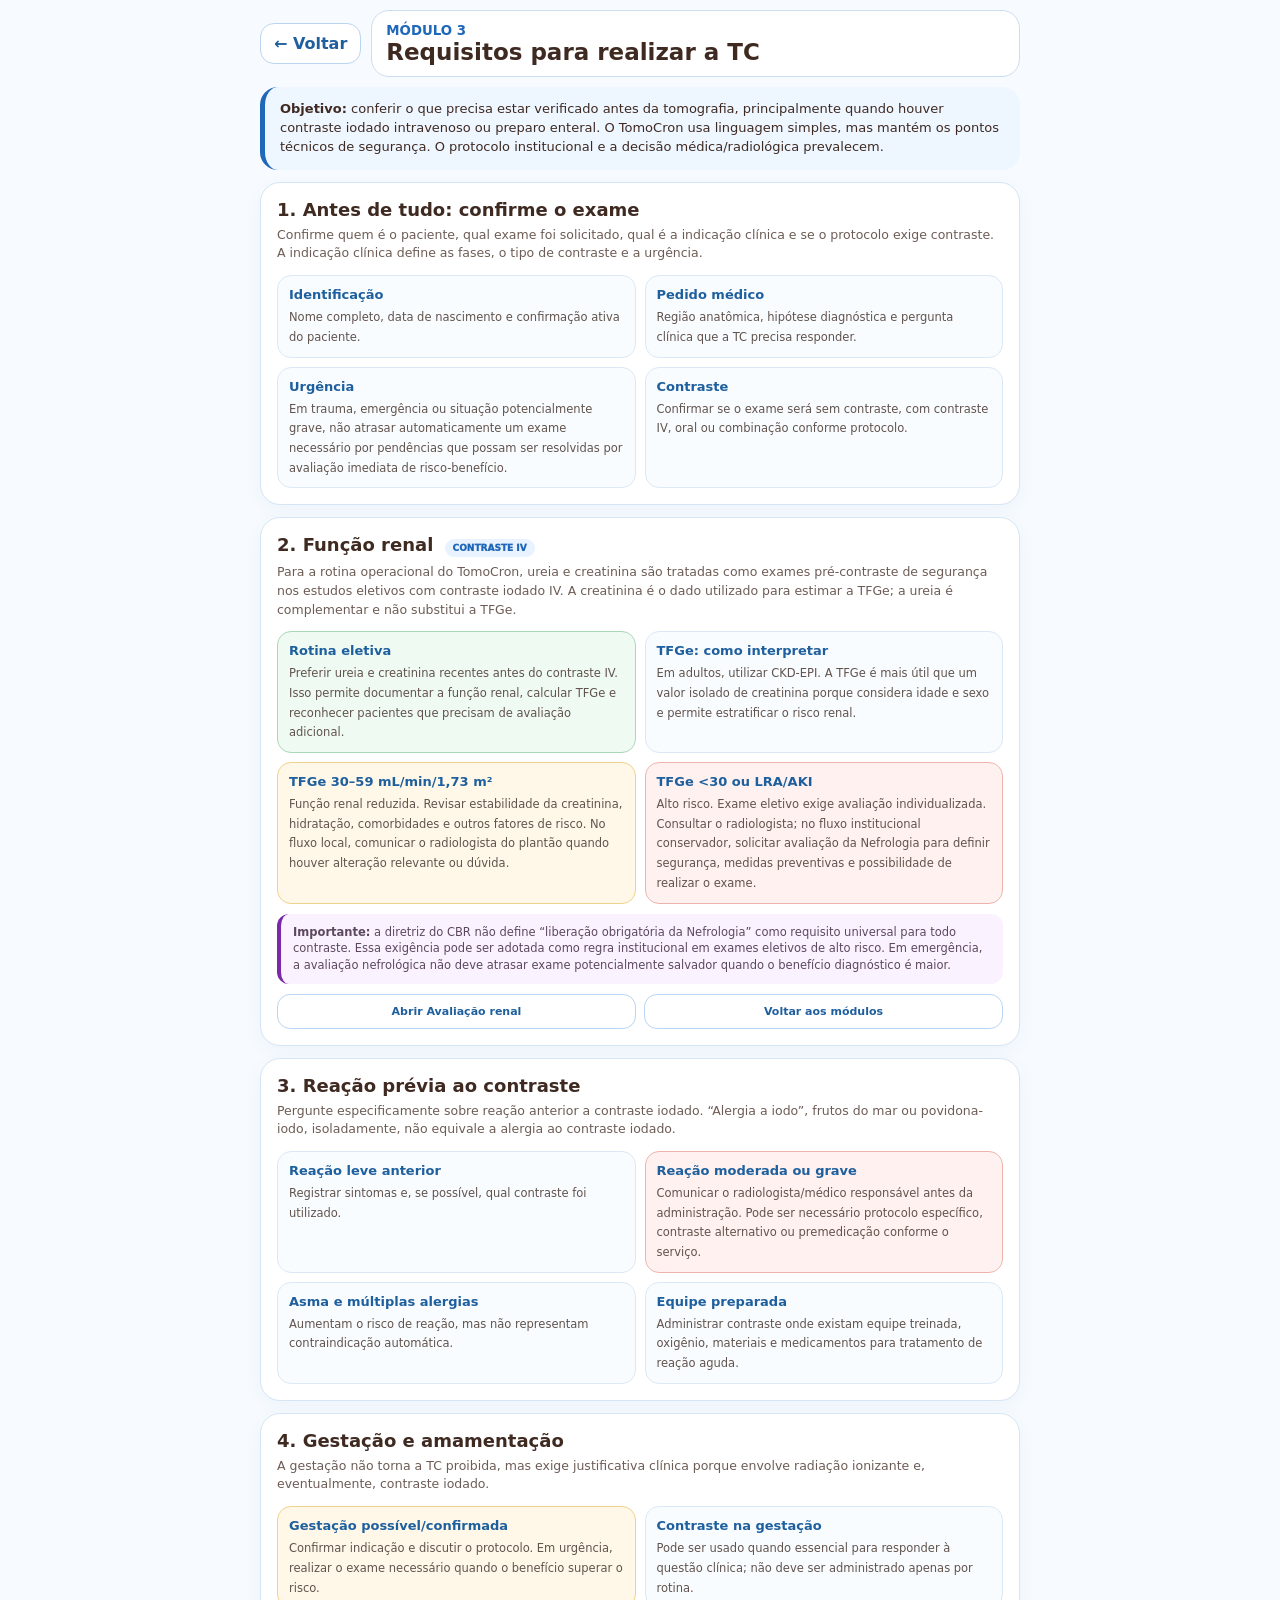
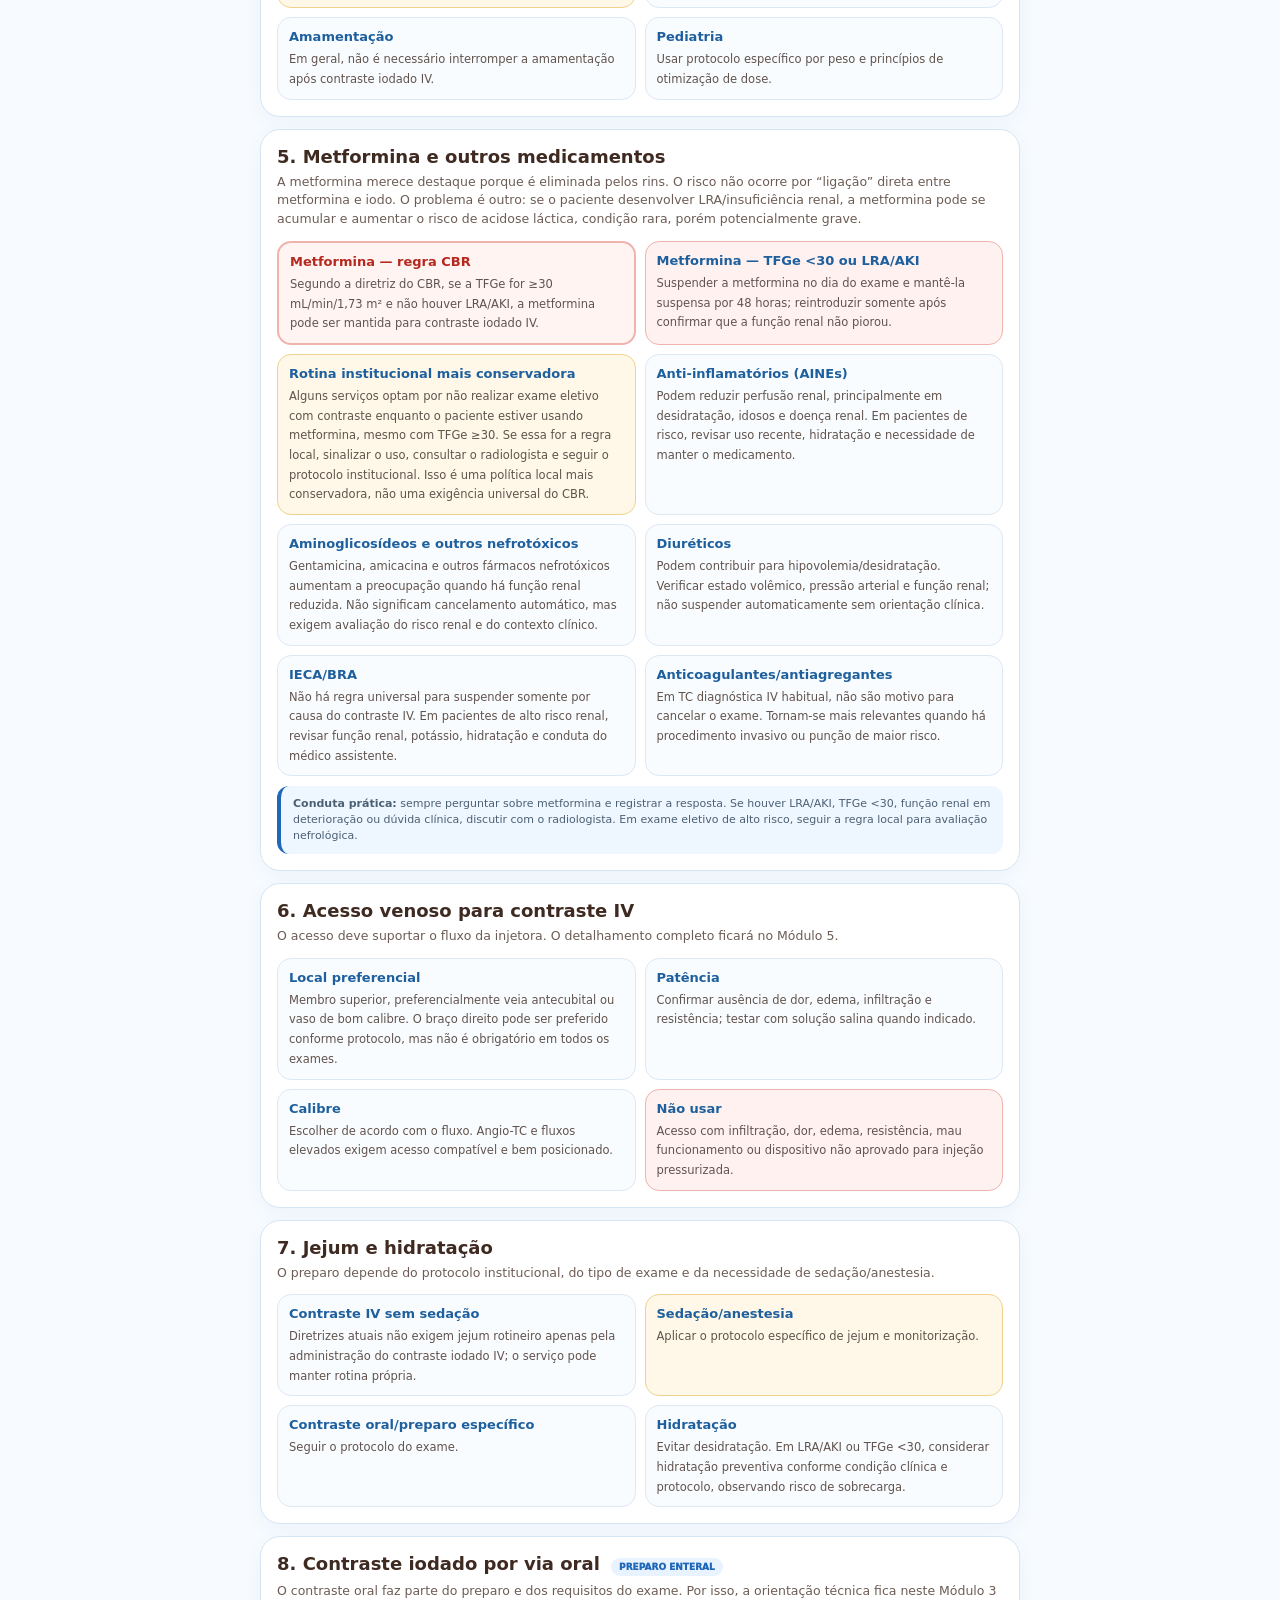
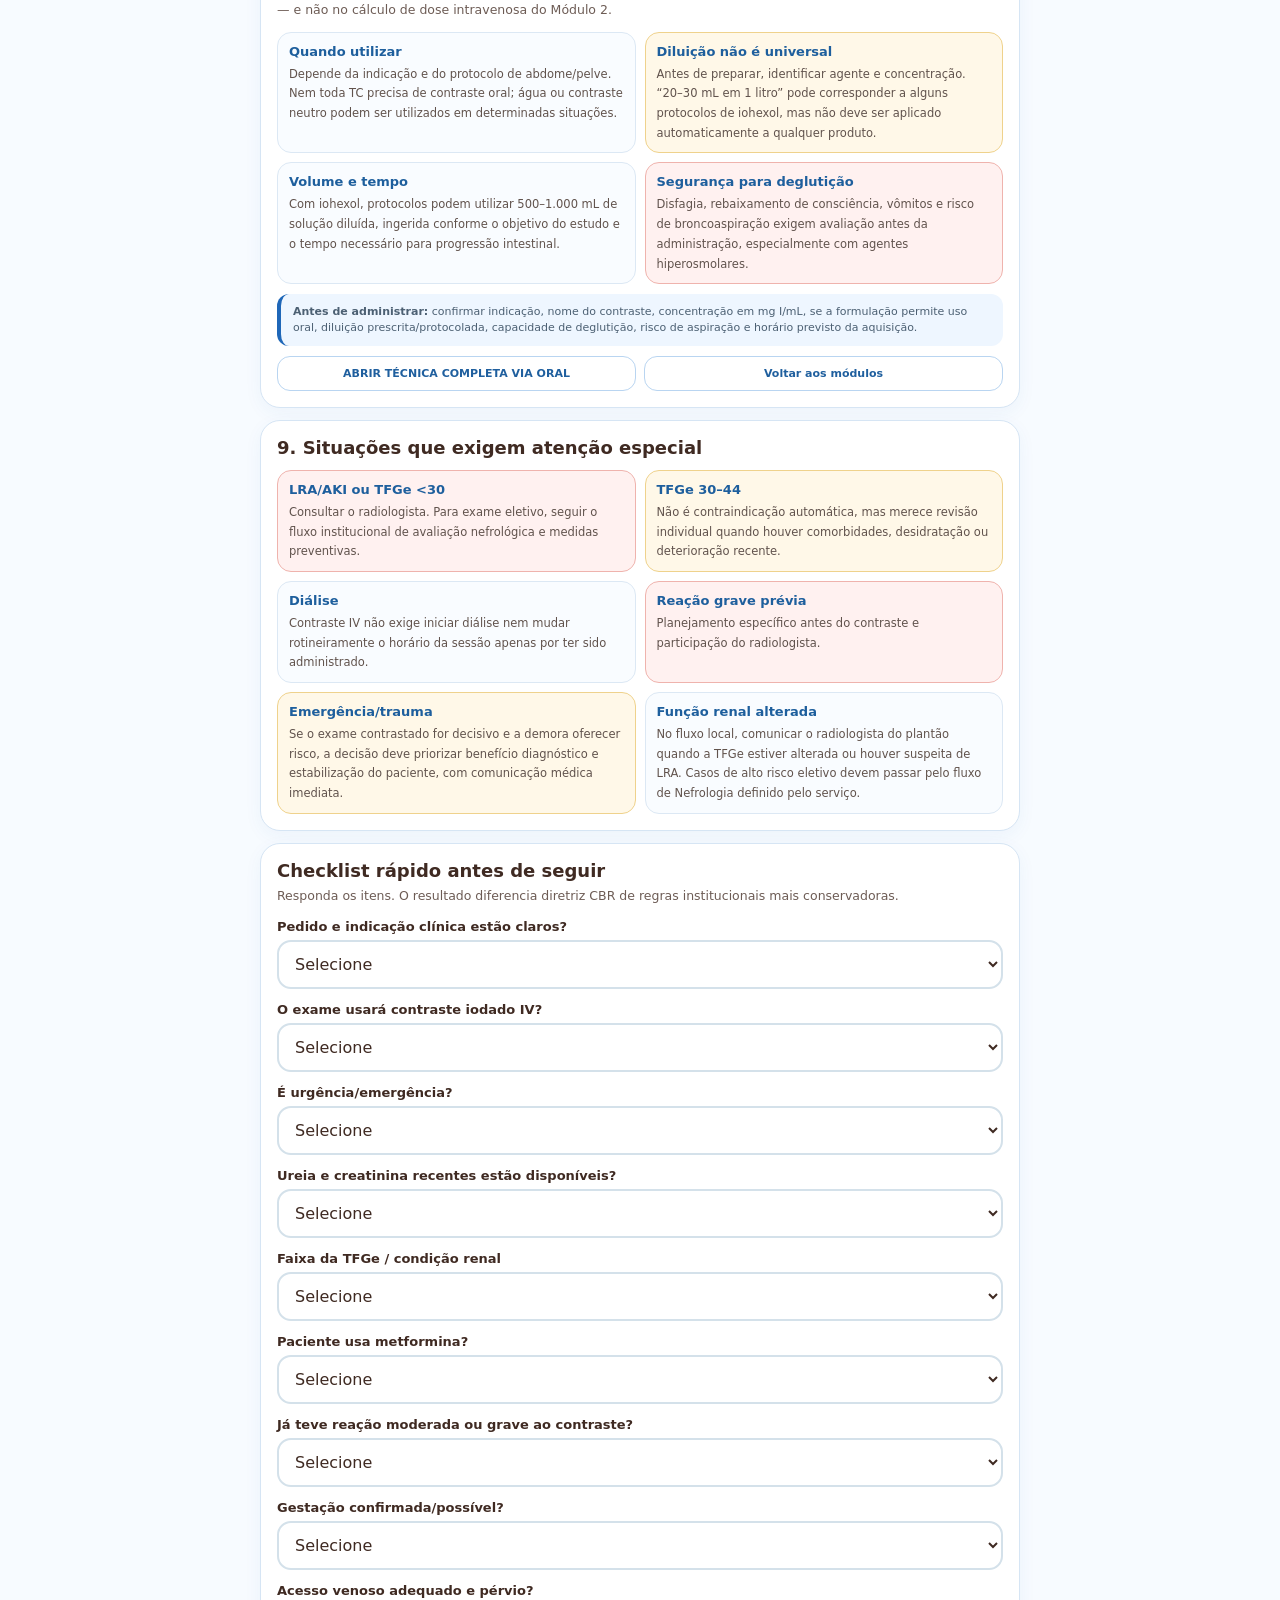
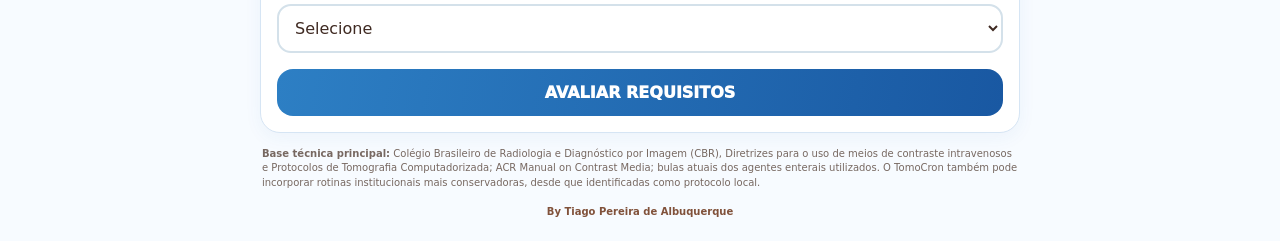
<file: tomocron/requirements.html>
<!doctype html>
<html lang="pt-BR">
<head>
<meta charset="utf-8">
<meta name="viewport" content="width=device-width,initial-scale=1,viewport-fit=cover">
<meta name="theme-color" content="#1f67b8">
<title>TomoCron — Requisitos para o exame</title>
<style>
*{box-sizing:border-box}html,body{margin:0;font-family:system-ui,-apple-system,BlinkMacSystemFont,"Segoe UI",Roboto,Arial,sans-serif;color:#3f2a22;background:#f7fbff}button,select,input{font:inherit}button{cursor:pointer}.page{min-height:100svh;padding:calc(10px + env(safe-area-inset-top)) 12px calc(24px + env(safe-area-inset-bottom))}.shell{width:min(100%,760px);margin:0 auto}.top{display:flex;align-items:center;gap:10px;margin-bottom:10px}.back{border:1px solid #b9d5f1;background:#fff;color:#1f5f9e;border-radius:14px;padding:10px 13px;font-weight:900}.titlebox{flex:1;border:1px solid #c9def3;background:#fff;border-radius:18px;padding:12px 14px}.titlebox small{display:block;color:#1f67b8;font-weight:900}.titlebox h1{margin:2px 0 0;font-size:23px;line-height:1.05}.intro{border-left:5px solid #1f67b8;background:#eef6ff;border-radius:18px;padding:13px 15px;margin-bottom:12px;font-size:13px;line-height:1.45}.card{background:#fff;border:1px solid #d6e5f4;border-radius:20px;padding:16px;margin-bottom:12px;box-shadow:0 5px 18px rgba(31,103,184,.05)}.card h2{margin:0 0 6px;font-size:18px}.card p{margin:0;color:#6d5c55;font-size:12.5px;line-height:1.5}.grid{display:grid;grid-template-columns:repeat(2,minmax(0,1fr));gap:9px;margin-top:12px}.info{border:1px solid #dce8f4;background:#f9fcff;border-radius:14px;padding:11px}.info b{display:block;color:#1e5f9d;margin-bottom:4px;font-size:13px}.info span{font-size:11.5px;line-height:1.45;color:#61534d}.tag{display:inline-block;padding:4px 8px;border-radius:999px;background:#e8f3ff;color:#1f67b8;font-size:9px;font-weight:950;margin-left:5px}.warning{background:#fff8e8;border-color:#efd28c}.danger{background:#fff1f0;border-color:#efb3ad}.success{background:#effaf3;border-color:#a8d8b7}.highlight{border:2px solid #efb3ad;background:#fff4f2}.highlight b{color:#b5281e}.note{margin-top:10px;border-left:4px solid #7a2aa8;background:#faf3ff;border-radius:12px;padding:10px 12px;color:#5d485f;font-size:11.5px;line-height:1.45}.source-note{margin-top:10px;border-left:4px solid #1f67b8;background:#eef6ff;border-radius:12px;padding:10px 12px;color:#4c6073;font-size:11px;line-height:1.45}.checklist label{display:block;margin:13px 0 6px;font-weight:850;font-size:13px}.checklist select,.checklist input{width:100%;border:2px solid #d4e1ea;border-radius:14px;background:#fff;padding:12px;color:#3f2a22;outline:none}.checklist select:focus,.checklist input:focus{border-color:#67a8df;box-shadow:0 0 0 3px rgba(31,103,184,.08)}.btn{width:100%;border:0;border-radius:16px;padding:14px 12px;font-weight:950;color:#fff;background:linear-gradient(100deg,#2d7fc4,#1958a2);margin-top:16px}.result{margin-top:14px;border-radius:16px;padding:14px;border:2px solid}.result h3{margin:0 0 7px;font-size:17px}.result ul{margin:0;padding-left:19px;font-size:12px;line-height:1.5}.result.green{background:#effaf3;border-color:#80c799}.result.yellow{background:#fff8e8;border-color:#dfbd62}.result.red{background:#fff1f0;border-color:#df9993}.links{display:grid;grid-template-columns:1fr 1fr;gap:8px;margin-top:10px}.links a{display:block;text-align:center;text-decoration:none;border:1px solid #b9d5f1;border-radius:13px;background:#fff;color:#1f5f9e;padding:10px;font-size:11px;font-weight:900}.ref{font-size:10px;line-height:1.45;color:#776861;margin:14px 2px 0}.footer{text-align:center;margin-top:16px;font-size:10px;font-weight:800;color:#80513a}@media(max-width:520px){.grid{grid-template-columns:1fr}.links{grid-template-columns:1fr}.titlebox h1{font-size:20px}}
</style>
</head>
<body>
<main class="page"><div class="shell">
<div class="top"><button class="back" type="button" onclick="location.href='./index.html?screen=command'">← Voltar</button><div class="titlebox"><small>MÓDULO 3</small><h1>Requisitos para realizar a TC</h1></div></div>
<div class="intro"><b>Objetivo:</b> conferir o que precisa estar verificado antes da tomografia, principalmente quando houver contraste iodado intravenoso ou preparo enteral. O TomoCron usa linguagem simples, mas mantém os pontos técnicos de segurança. O protocolo institucional e a decisão médica/radiológica prevalecem.</div>

<section class="card"><h2>1. Antes de tudo: confirme o exame</h2><p>Confirme quem é o paciente, qual exame foi solicitado, qual é a indicação clínica e se o protocolo exige contraste. A indicação clínica define as fases, o tipo de contraste e a urgência.</p><div class="grid"><div class="info"><b>Identificação</b><span>Nome completo, data de nascimento e confirmação ativa do paciente.</span></div><div class="info"><b>Pedido médico</b><span>Região anatômica, hipótese diagnóstica e pergunta clínica que a TC precisa responder.</span></div><div class="info"><b>Urgência</b><span>Em trauma, emergência ou situação potencialmente grave, não atrasar automaticamente um exame necessário por pendências que possam ser resolvidas por avaliação imediata de risco-benefício.</span></div><div class="info"><b>Contraste</b><span>Confirmar se o exame será sem contraste, com contraste IV, oral ou combinação conforme protocolo.</span></div></div></section>

<section class="card"><h2>2. Função renal <span class="tag">CONTRASTE IV</span></h2><p>Para a rotina operacional do TomoCron, ureia e creatinina são tratadas como exames pré-contraste de segurança nos estudos eletivos com contraste iodado IV. A creatinina é o dado utilizado para estimar a TFGe; a ureia é complementar e não substitui a TFGe.</p><div class="grid"><div class="info success"><b>Rotina eletiva</b><span>Preferir ureia e creatinina recentes antes do contraste IV. Isso permite documentar a função renal, calcular TFGe e reconhecer pacientes que precisam de avaliação adicional.</span></div><div class="info"><b>TFGe: como interpretar</b><span>Em adultos, utilizar CKD-EPI. A TFGe é mais útil que um valor isolado de creatinina porque considera idade e sexo e permite estratificar o risco renal.</span></div><div class="info warning"><b>TFGe 30–59 mL/min/1,73 m²</b><span>Função renal reduzida. Revisar estabilidade da creatinina, hidratação, comorbidades e outros fatores de risco. No fluxo local, comunicar o radiologista do plantão quando houver alteração relevante ou dúvida.</span></div><div class="info danger"><b>TFGe &lt;30 ou LRA/AKI</b><span>Alto risco. Exame eletivo exige avaliação individualizada. Consultar o radiologista; no fluxo institucional conservador, solicitar avaliação da Nefrologia para definir segurança, medidas preventivas e possibilidade de realizar o exame.</span></div></div><div class="note"><b>Importante:</b> a diretriz do CBR não define “liberação obrigatória da Nefrologia” como requisito universal para todo contraste. Essa exigência pode ser adotada como regra institucional em exames eletivos de alto risco. Em emergência, a avaliação nefrológica não deve atrasar exame potencialmente salvador quando o benefício diagnóstico é maior.</div><div class="links"><a href="./index.html?view=renal">Abrir Avaliação renal</a><a href="./index.html?screen=command">Voltar aos módulos</a></div></section>

<section class="card"><h2>3. Reação prévia ao contraste</h2><p>Pergunte especificamente sobre reação anterior a contraste iodado. “Alergia a iodo”, frutos do mar ou povidona-iodo, isoladamente, não equivale a alergia ao contraste iodado.</p><div class="grid"><div class="info"><b>Reação leve anterior</b><span>Registrar sintomas e, se possível, qual contraste foi utilizado.</span></div><div class="info danger"><b>Reação moderada ou grave</b><span>Comunicar o radiologista/médico responsável antes da administração. Pode ser necessário protocolo específico, contraste alternativo ou premedicação conforme o serviço.</span></div><div class="info"><b>Asma e múltiplas alergias</b><span>Aumentam o risco de reação, mas não representam contraindicação automática.</span></div><div class="info"><b>Equipe preparada</b><span>Administrar contraste onde existam equipe treinada, oxigênio, materiais e medicamentos para tratamento de reação aguda.</span></div></div></section>

<section class="card"><h2>4. Gestação e amamentação</h2><p>A gestação não torna a TC proibida, mas exige justificativa clínica porque envolve radiação ionizante e, eventualmente, contraste iodado.</p><div class="grid"><div class="info warning"><b>Gestação possível/confirmada</b><span>Confirmar indicação e discutir o protocolo. Em urgência, realizar o exame necessário quando o benefício superar o risco.</span></div><div class="info"><b>Contraste na gestação</b><span>Pode ser usado quando essencial para responder à questão clínica; não deve ser administrado apenas por rotina.</span></div><div class="info"><b>Amamentação</b><span>Em geral, não é necessário interromper a amamentação após contraste iodado IV.</span></div><div class="info"><b>Pediatria</b><span>Usar protocolo específico por peso e princípios de otimização de dose.</span></div></div></section>

<section class="card"><h2>5. Metformina e outros medicamentos</h2><p>A metformina merece destaque porque é eliminada pelos rins. O risco não ocorre por “ligação” direta entre metformina e iodo. O problema é outro: se o paciente desenvolver LRA/insuficiência renal, a metformina pode se acumular e aumentar o risco de acidose láctica, condição rara, porém potencialmente grave.</p><div class="grid"><div class="info highlight"><b>Metformina — regra CBR</b><span>Segundo a diretriz do CBR, se a TFGe for ≥30 mL/min/1,73 m² e não houver LRA/AKI, a metformina pode ser mantida para contraste iodado IV.</span></div><div class="info danger"><b>Metformina — TFGe &lt;30 ou LRA/AKI</b><span>Suspender a metformina no dia do exame e mantê-la suspensa por 48 horas; reintroduzir somente após confirmar que a função renal não piorou.</span></div><div class="info warning"><b>Rotina institucional mais conservadora</b><span>Alguns serviços optam por não realizar exame eletivo com contraste enquanto o paciente estiver usando metformina, mesmo com TFGe ≥30. Se essa for a regra local, sinalizar o uso, consultar o radiologista e seguir o protocolo institucional. Isso é uma política local mais conservadora, não uma exigência universal do CBR.</span></div><div class="info"><b>Anti-inflamatórios (AINEs)</b><span>Podem reduzir perfusão renal, principalmente em desidratação, idosos e doença renal. Em pacientes de risco, revisar uso recente, hidratação e necessidade de manter o medicamento.</span></div><div class="info"><b>Aminoglicosídeos e outros nefrotóxicos</b><span>Gentamicina, amicacina e outros fármacos nefrotóxicos aumentam a preocupação quando há função renal reduzida. Não significam cancelamento automático, mas exigem avaliação do risco renal e do contexto clínico.</span></div><div class="info"><b>Diuréticos</b><span>Podem contribuir para hipovolemia/desidratação. Verificar estado volêmico, pressão arterial e função renal; não suspender automaticamente sem orientação clínica.</span></div><div class="info"><b>IECA/BRA</b><span>Não há regra universal para suspender somente por causa do contraste IV. Em pacientes de alto risco renal, revisar função renal, potássio, hidratação e conduta do médico assistente.</span></div><div class="info"><b>Anticoagulantes/antiagregantes</b><span>Em TC diagnóstica IV habitual, não são motivo para cancelar o exame. Tornam-se mais relevantes quando há procedimento invasivo ou punção de maior risco.</span></div></div><div class="source-note"><b>Conduta prática:</b> sempre perguntar sobre metformina e registrar a resposta. Se houver LRA/AKI, TFGe &lt;30, função renal em deterioração ou dúvida clínica, discutir com o radiologista. Em exame eletivo de alto risco, seguir a regra local para avaliação nefrológica.</div></section>

<section class="card"><h2>6. Acesso venoso para contraste IV</h2><p>O acesso deve suportar o fluxo da injetora. O detalhamento completo ficará no Módulo 5.</p><div class="grid"><div class="info"><b>Local preferencial</b><span>Membro superior, preferencialmente veia antecubital ou vaso de bom calibre. O braço direito pode ser preferido conforme protocolo, mas não é obrigatório em todos os exames.</span></div><div class="info"><b>Patência</b><span>Confirmar ausência de dor, edema, infiltração e resistência; testar com solução salina quando indicado.</span></div><div class="info"><b>Calibre</b><span>Escolher de acordo com o fluxo. Angio-TC e fluxos elevados exigem acesso compatível e bem posicionado.</span></div><div class="info danger"><b>Não usar</b><span>Acesso com infiltração, dor, edema, resistência, mau funcionamento ou dispositivo não aprovado para injeção pressurizada.</span></div></div></section>

<section class="card"><h2>7. Jejum e hidratação</h2><p>O preparo depende do protocolo institucional, do tipo de exame e da necessidade de sedação/anestesia.</p><div class="grid"><div class="info"><b>Contraste IV sem sedação</b><span>Diretrizes atuais não exigem jejum rotineiro apenas pela administração do contraste iodado IV; o serviço pode manter rotina própria.</span></div><div class="info warning"><b>Sedação/anestesia</b><span>Aplicar o protocolo específico de jejum e monitorização.</span></div><div class="info"><b>Contraste oral/preparo específico</b><span>Seguir o protocolo do exame.</span></div><div class="info"><b>Hidratação</b><span>Evitar desidratação. Em LRA/AKI ou TFGe &lt;30, considerar hidratação preventiva conforme condição clínica e protocolo, observando risco de sobrecarga.</span></div></div></section>

<section class="card"><h2>8. Contraste iodado por via oral <span class="tag">PREPARO ENTERAL</span></h2><p>O contraste oral faz parte do preparo e dos requisitos do exame. Por isso, a orientação técnica fica neste Módulo 3 — e não no cálculo de dose intravenosa do Módulo 2.</p><div class="grid"><div class="info blue"><b>Quando utilizar</b><span>Depende da indicação e do protocolo de abdome/pelve. Nem toda TC precisa de contraste oral; água ou contraste neutro podem ser utilizados em determinadas situações.</span></div><div class="info warning"><b>Diluição não é universal</b><span>Antes de preparar, identificar agente e concentração. “20–30 mL em 1 litro” pode corresponder a alguns protocolos de iohexol, mas não deve ser aplicado automaticamente a qualquer produto.</span></div><div class="info"><b>Volume e tempo</b><span>Com iohexol, protocolos podem utilizar 500–1.000 mL de solução diluída, ingerida conforme o objetivo do estudo e o tempo necessário para progressão intestinal.</span></div><div class="info danger"><b>Segurança para deglutição</b><span>Disfagia, rebaixamento de consciência, vômitos e risco de broncoaspiração exigem avaliação antes da administração, especialmente com agentes hiperosmolares.</span></div></div><div class="source-note"><b>Antes de administrar:</b> confirmar indicação, nome do contraste, concentração em mg I/mL, se a formulação permite uso oral, diluição prescrita/protocolada, capacidade de deglutição, risco de aspiração e horário previsto da aquisição.</div><div class="links"><a href="./oral-contrast.html">ABRIR TÉCNICA COMPLETA VIA ORAL</a><a href="./index.html?screen=command">Voltar aos módulos</a></div></section>

<section class="card"><h2>9. Situações que exigem atenção especial</h2><div class="grid"><div class="info danger"><b>LRA/AKI ou TFGe &lt;30</b><span>Consultar o radiologista. Para exame eletivo, seguir o fluxo institucional de avaliação nefrológica e medidas preventivas.</span></div><div class="info warning"><b>TFGe 30–44</b><span>Não é contraindicação automática, mas merece revisão individual quando houver comorbidades, desidratação ou deterioração recente.</span></div><div class="info"><b>Diálise</b><span>Contraste IV não exige iniciar diálise nem mudar rotineiramente o horário da sessão apenas por ter sido administrado.</span></div><div class="info danger"><b>Reação grave prévia</b><span>Planejamento específico antes do contraste e participação do radiologista.</span></div><div class="info warning"><b>Emergência/trauma</b><span>Se o exame contrastado for decisivo e a demora oferecer risco, a decisão deve priorizar benefício diagnóstico e estabilização do paciente, com comunicação médica imediata.</span></div><div class="info"><b>Função renal alterada</b><span>No fluxo local, comunicar o radiologista do plantão quando a TFGe estiver alterada ou houver suspeita de LRA. Casos de alto risco eletivo devem passar pelo fluxo de Nefrologia definido pelo serviço.</span></div></div></section>

<section class="card checklist"><h2>Checklist rápido antes de seguir</h2><p>Responda os itens. O resultado diferencia diretriz CBR de regras institucionais mais conservadoras.</p><label>Pedido e indicação clínica estão claros?</label><select id="reqOrder"><option value="">Selecione</option><option value="yes">Sim</option><option value="no">Não</option></select><label>O exame usará contraste iodado IV?</label><select id="reqContrast"><option value="">Selecione</option><option value="yes">Sim</option><option value="no">Não</option></select><label>É urgência/emergência?</label><select id="reqUrgent"><option value="">Selecione</option><option value="no">Não</option><option value="yes">Sim</option></select><label>Ureia e creatinina recentes estão disponíveis?</label><select id="reqLab"><option value="">Selecione</option><option value="yes">Sim</option><option value="no">Não</option><option value="na">Não se aplica</option></select><label>Faixa da TFGe / condição renal</label><select id="reqTfge"><option value="">Selecione</option><option value="normal">≥60</option><option value="mid">45–59</option><option value="low">30–44</option><option value="verylow">&lt;30</option><option value="aki">LRA/AKI conhecida ou suspeita</option><option value="unknown">Não sei / não disponível</option></select><label>Paciente usa metformina?</label><select id="reqMetformin"><option value="">Selecione</option><option value="no">Não</option><option value="yes">Sim</option><option value="unknown">Não sei</option></select><label>Já teve reação moderada ou grave ao contraste?</label><select id="reqReaction"><option value="">Selecione</option><option value="no">Não</option><option value="yes">Sim</option><option value="unknown">Não sei</option></select><label>Gestação confirmada/possível?</label><select id="reqPreg"><option value="">Selecione</option><option value="no">Não</option><option value="yes">Sim</option><option value="na">Não se aplica</option></select><label>Acesso venoso adequado e pérvio?</label><select id="reqAccess"><option value="">Selecione</option><option value="yes">Sim</option><option value="no">Não</option><option value="na">Não se aplica</option></select><button id="evaluate" class="btn" type="button">AVALIAR REQUISITOS</button><div id="result"></div></section>

<p class="ref"><b>Base técnica principal:</b> Colégio Brasileiro de Radiologia e Diagnóstico por Imagem (CBR), Diretrizes para o uso de meios de contraste intravenosos e Protocolos de Tomografia Computadorizada; ACR Manual on Contrast Media; bulas atuais dos agentes enterais utilizados. O TomoCron também pode incorporar rotinas institucionais mais conservadoras, desde que identificadas como protocolo local.</p><footer class="footer">By Tiago Pereira de Albuquerque</footer>
</div></main>
<script>
const $=id=>document.getElementById(id);
$('evaluate').addEventListener('click',()=>{const order=$('reqOrder').value,contrast=$('reqContrast').value,urgent=$('reqUrgent').value,lab=$('reqLab').value,tfge=$('reqTfge').value,met=$('reqMetformin').value,reaction=$('reqReaction').value,preg=$('reqPreg').value,access=$('reqAccess').value;const alerts=[],blocks=[];if(order==='no')blocks.push('Confirmar pedido e indicação clínica antes de prosseguir.');if(contrast==='yes'&&urgent!=='yes'&&lab==='no')blocks.push('Exame eletivo com contraste IV sem ureia/creatinina: regularizar exames laboratoriais conforme rotina institucional.');if(contrast==='yes'&&urgent==='yes'&&lab==='no')alerts.push('Urgência/emergência sem laboratório disponível: não atrasar automaticamente exame necessário; comunicar radiologista e documentar risco-benefício.');if(tfge==='mid'||tfge==='low')alerts.push('TFGe reduzida: revisar estabilidade renal, hidratação e comorbidades; comunicar radiologista conforme fluxo local.');if(tfge==='verylow'||tfge==='aki'){if(urgent==='yes')alerts.push('TFGe <30 ou LRA/AKI em urgência: alto risco renal; avaliação imediata com radiologista. Nefrologia quando disponível, sem atrasar exame potencialmente salvador.');else blocks.push('TFGe <30 ou LRA/AKI em exame eletivo: consultar radiologista e seguir fluxo institucional de avaliação nefrológica antes do contraste.')}if(tfge==='unknown'&&contrast==='yes'&&urgent!=='yes')alerts.push('TFGe não disponível: calcular a partir da creatinina antes do exame eletivo.');if(met==='yes'){if(tfge==='verylow'||tfge==='aki')blocks.push('Metformina + TFGe <30/LRA: suspender conforme diretriz CBR, reavaliar função renal e só reiniciar quando estável; definir o exame com radiologista.');else alerts.push('Uso de metformina identificado. CBR permite manter se TFGe ≥30 e sem LRA; se o serviço adota protocolo conservador de suspensão/adiamento, seguir a regra institucional e consultar o radiologista.')}if(met==='unknown'&&contrast==='yes')alerts.push('Uso de metformina desconhecido: esclarecer antes do contraste se possível.');if(reaction==='yes')alerts.push('Reação moderada/grave prévia: discutir planejamento com radiologista/médico responsável.');if(reaction==='unknown'&&contrast==='yes')alerts.push('História de reação desconhecida: esclarecer antes do contraste se possível.');if(preg==='yes')alerts.push('Gestação possível/confirmada: confirmar indicação e risco-benefício.');if(contrast==='yes'&&access==='no')blocks.push('Acesso venoso inadequado: corrigir antes da injeção pressurizada.');if(blocks.length){$('result').innerHTML='<div class="result red"><h3>Revisão obrigatória antes de prosseguir</h3><ul>'+blocks.map(x=>'<li>'+x+'</li>').join('')+alerts.map(x=>'<li>'+x+'</li>').join('')+'</ul></div>';return}if(alerts.length){$('result').innerHTML='<div class="result yellow"><h3>Pode prosseguir após revisão</h3><ul>'+alerts.map(x=>'<li>'+x+'</li>').join('')+'</ul></div>';return}$('result').innerHTML='<div class="result green"><h3>Requisitos básicos conferidos</h3><ul><li>Não há alerta adicional identificado neste checklist.</li><li>Prosseguir conforme protocolo específico do exame e rotina institucional.</li></ul></div>'});
</script>
</body></html>
</file>
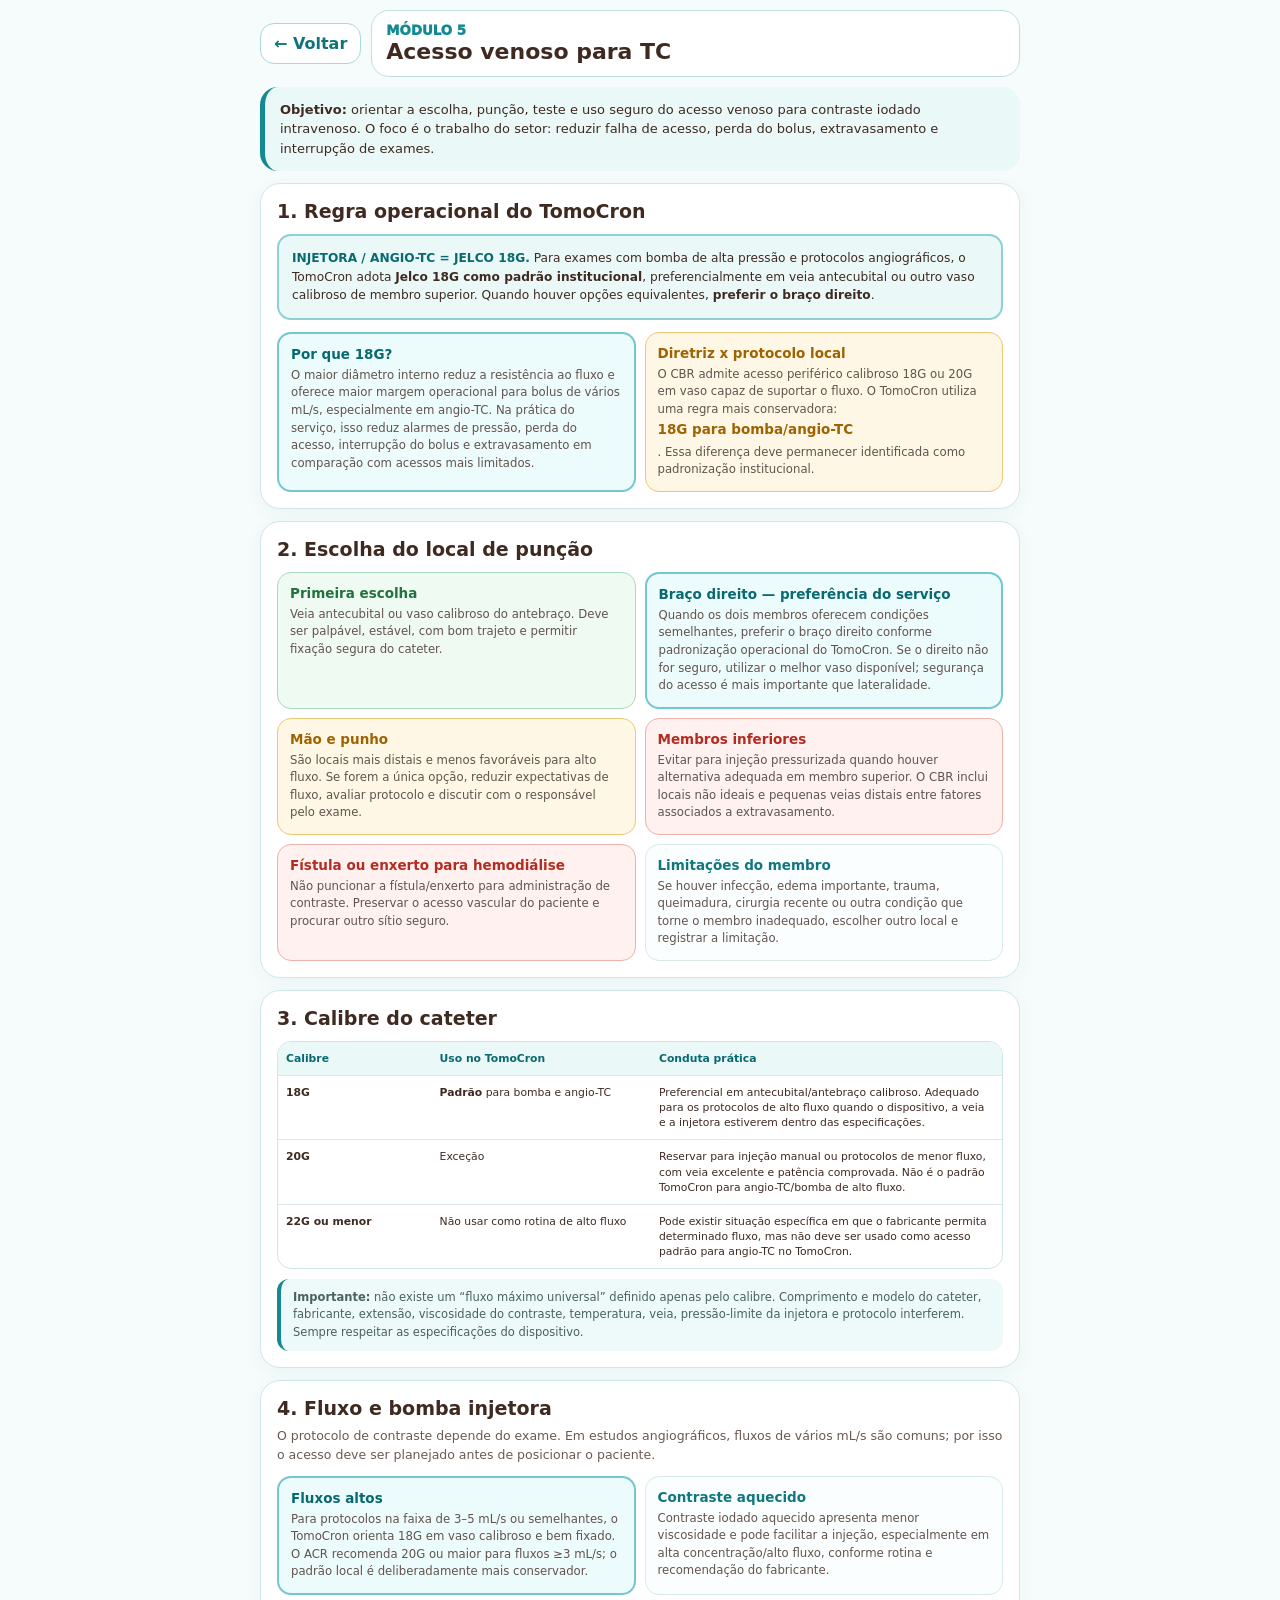
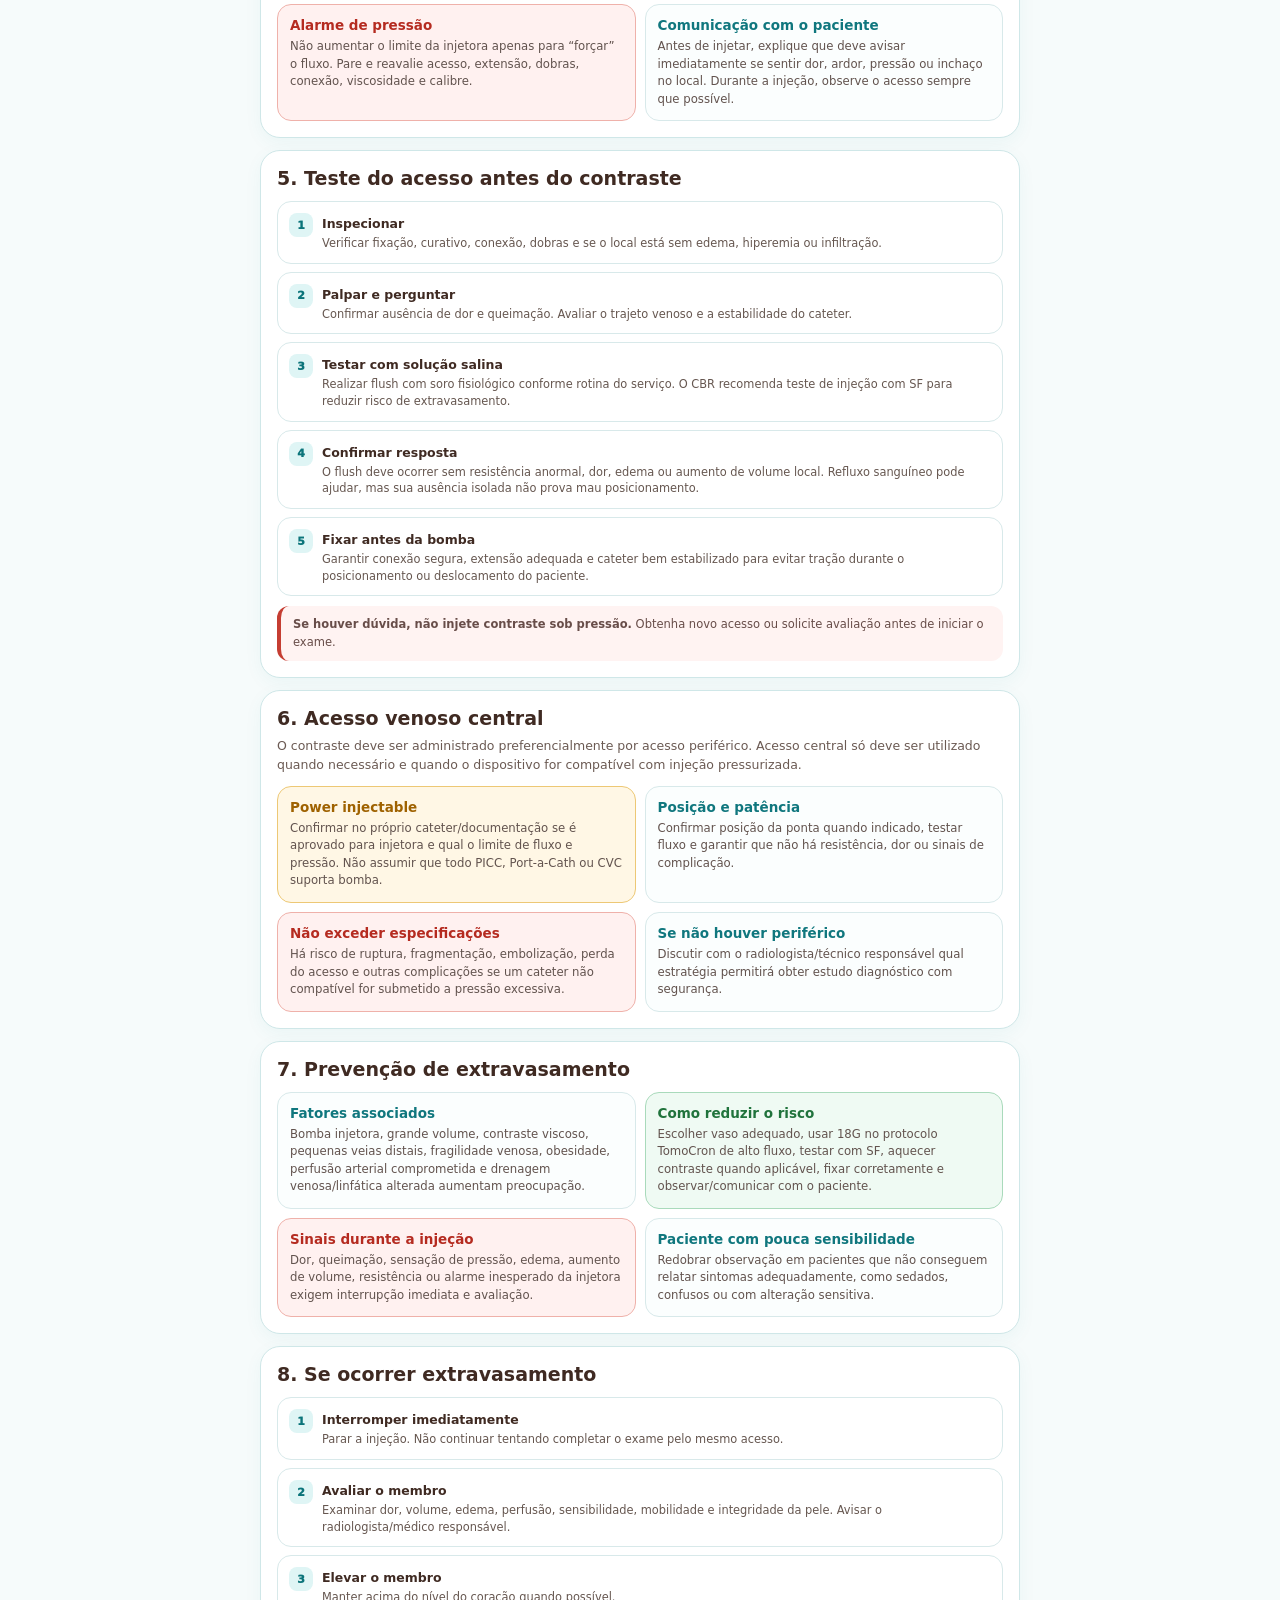
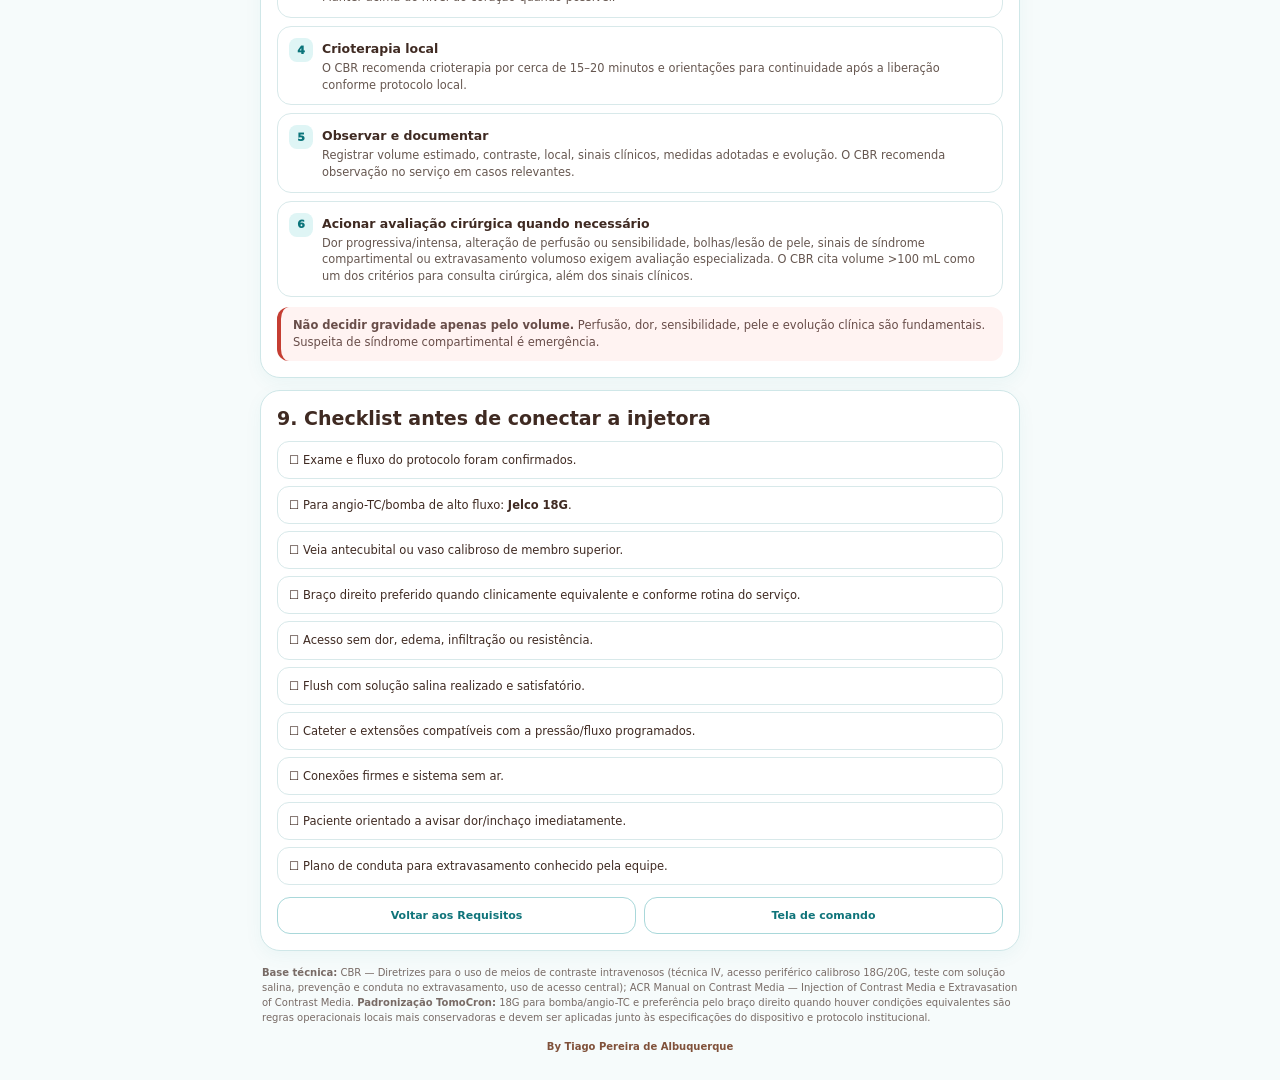
<file: tomocron/venous-access.html>
<!doctype html>
<html lang="pt-BR">
<head>
<meta charset="utf-8">
<meta name="viewport" content="width=device-width,initial-scale=1,viewport-fit=cover">
<meta name="theme-color" content="#138a92">
<title>TomoCron — Acesso venoso para TC</title>
<style>
*{box-sizing:border-box}html,body{margin:0;font-family:system-ui,-apple-system,BlinkMacSystemFont,"Segoe UI",Roboto,Arial,sans-serif;background:#f6fbfb;color:#3f2a22}button{font:inherit;cursor:pointer}.page{min-height:100svh;padding:calc(10px + env(safe-area-inset-top)) 12px calc(28px + env(safe-area-inset-bottom))}.shell{width:min(100%,760px);margin:0 auto}.top{display:flex;align-items:center;gap:10px;margin-bottom:10px}.back{border:1px solid #a9d8da;background:#fff;color:#0f747a;border-radius:14px;padding:10px 13px;font-weight:900}.titlebox{flex:1;border:1px solid #bfe0e2;background:#fff;border-radius:18px;padding:12px 14px}.titlebox small{display:block;color:#138a92;font-weight:950}.titlebox h1{margin:2px 0 0;font-size:22px;line-height:1.08}.intro{border-left:5px solid #138a92;background:#eaf8f8;border-radius:18px;padding:13px 15px;margin-bottom:12px;font-size:13px;line-height:1.5}.card{background:#fff;border:1px solid #cfe7e8;border-radius:20px;padding:16px;margin-bottom:12px;box-shadow:0 5px 18px rgba(19,138,146,.05)}.card h2{margin:0 0 7px;font-size:19px}.card p{margin:0;color:#6b5a53;font-size:12.5px;line-height:1.52}.grid{display:grid;grid-template-columns:repeat(2,minmax(0,1fr));gap:9px;margin-top:12px}.info{border:1px solid #d8e9ea;background:#fbfefe;border-radius:14px;padding:12px}.info b{display:block;color:#10777e;margin-bottom:5px;font-size:13.5px}.info span{display:block;font-size:11.7px;line-height:1.5;color:#62534e}.success{background:#effaf3;border-color:#a9dabb}.success b{color:#20733c}.warning{background:#fff7e5;border-color:#edc875}.warning b{color:#9f6200}.danger{background:#fff1f0;border-color:#efb1aa}.danger b{color:#b52b20}.highlight{background:#ecfbfb;border:2px solid #73c8cd}.highlight b{color:#086971}.rule{margin-top:12px;padding:13px;border-radius:14px;background:#eaf8f8;border:2px solid #8ed1d5;font-size:12.2px;line-height:1.52}.rule strong{color:#086971}.note{margin-top:10px;border-left:4px solid #138a92;background:#eefafa;border-radius:12px;padding:10px 12px;color:#4b6060;font-size:11.5px;line-height:1.5}.danger-note{margin-top:10px;border-left:4px solid #c53d32;background:#fff3f2;border-radius:12px;padding:10px 12px;color:#684d49;font-size:11.5px;line-height:1.5}.table{margin-top:12px;overflow:hidden;border:1px solid #cfe4e5;border-radius:14px}.row{display:grid;grid-template-columns:.7fr 1fr 1.6fr;border-bottom:1px solid #d9e8e9}.row:last-child{border-bottom:0}.row>div{padding:9px 8px;font-size:10.8px;line-height:1.4}.row.head{background:#eaf8f8;color:#086971;font-weight:900}.steps{counter-reset:step;margin-top:12px;display:grid;gap:8px}.step{position:relative;padding:11px 11px 11px 44px;border:1px solid #d8e9ea;border-radius:14px;background:#fff}.step:before{counter-increment:step;content:counter(step);position:absolute;left:11px;top:11px;width:24px;height:24px;border-radius:8px;background:#dff5f5;color:#0b747a;display:grid;place-items:center;font-weight:950;font-size:11px}.step b{font-size:12.5px}.step span{display:block;margin-top:3px;color:#665750;font-size:11.4px;line-height:1.46}.check{margin-top:12px;display:grid;gap:7px}.check div{padding:10px 11px;border:1px solid #d8e9ea;border-radius:12px;background:#fff;font-size:11.5px;line-height:1.4}.links{display:grid;grid-template-columns:1fr 1fr;gap:8px;margin-top:12px}.links a{text-decoration:none;text-align:center;border:1px solid #a9d8da;border-radius:13px;background:#fff;color:#0f747a;padding:11px;font-size:11px;font-weight:900}.ref{font-size:10px;line-height:1.5;color:#786b66;margin:14px 2px 0}.footer{text-align:center;margin-top:16px;font-size:10px;font-weight:800;color:#80513a}@media(max-width:520px){.grid{grid-template-columns:1fr}.titlebox h1{font-size:19px}.row{grid-template-columns:1fr}.row.head{display:none}.row>div{border-bottom:1px dashed #d9e8e9}.row>div:last-child{border-bottom:0}.links{grid-template-columns:1fr}}
</style>
</head>
<body>
<main class="page"><div class="shell">
<div class="top"><button class="back" type="button" onclick="location.href='./index.html?screen=command'">← Voltar</button><div class="titlebox"><small>MÓDULO 5</small><h1>Acesso venoso para TC</h1></div></div>
<div class="intro"><b>Objetivo:</b> orientar a escolha, punção, teste e uso seguro do acesso venoso para contraste iodado intravenoso. O foco é o trabalho do setor: reduzir falha de acesso, perda do bolus, extravasamento e interrupção de exames.</div>

<section class="card"><h2>1. Regra operacional do TomoCron</h2><div class="rule"><strong>INJETORA / ANGIO-TC = JELCO 18G.</strong> Para exames com bomba de alta pressão e protocolos angiográficos, o TomoCron adota <b>Jelco 18G como padrão institucional</b>, preferencialmente em veia antecubital ou outro vaso calibroso de membro superior. Quando houver opções equivalentes, <b>preferir o braço direito</b>.</div><div class="grid"><div class="info highlight"><b>Por que 18G?</b><span>O maior diâmetro interno reduz a resistência ao fluxo e oferece maior margem operacional para bolus de vários mL/s, especialmente em angio-TC. Na prática do serviço, isso reduz alarmes de pressão, perda do acesso, interrupção do bolus e extravasamento em comparação com acessos mais limitados.</span></div><div class="info warning"><b>Diretriz x protocolo local</b><span>O CBR admite acesso periférico calibroso 18G ou 20G em vaso capaz de suportar o fluxo. O TomoCron utiliza uma regra mais conservadora: <b>18G para bomba/angio-TC</b>. Essa diferença deve permanecer identificada como padronização institucional.</span></div></div></section>

<section class="card"><h2>2. Escolha do local de punção</h2><div class="grid"><div class="info success"><b>Primeira escolha</b><span>Veia antecubital ou vaso calibroso do antebraço. Deve ser palpável, estável, com bom trajeto e permitir fixação segura do cateter.</span></div><div class="info highlight"><b>Braço direito — preferência do serviço</b><span>Quando os dois membros oferecem condições semelhantes, preferir o braço direito conforme padronização operacional do TomoCron. Se o direito não for seguro, utilizar o melhor vaso disponível; segurança do acesso é mais importante que lateralidade.</span></div><div class="info warning"><b>Mão e punho</b><span>São locais mais distais e menos favoráveis para alto fluxo. Se forem a única opção, reduzir expectativas de fluxo, avaliar protocolo e discutir com o responsável pelo exame.</span></div><div class="info danger"><b>Membros inferiores</b><span>Evitar para injeção pressurizada quando houver alternativa adequada em membro superior. O CBR inclui locais não ideais e pequenas veias distais entre fatores associados a extravasamento.</span></div><div class="info danger"><b>Fístula ou enxerto para hemodiálise</b><span>Não puncionar a fístula/enxerto para administração de contraste. Preservar o acesso vascular do paciente e procurar outro sítio seguro.</span></div><div class="info"><b>Limitações do membro</b><span>Se houver infecção, edema importante, trauma, queimadura, cirurgia recente ou outra condição que torne o membro inadequado, escolher outro local e registrar a limitação.</span></div></div></section>

<section class="card"><h2>3. Calibre do cateter</h2><div class="table"><div class="row head"><div>Calibre</div><div>Uso no TomoCron</div><div>Conduta prática</div></div><div class="row"><div><b>18G</b></div><div><b>Padrão</b> para bomba e angio-TC</div><div>Preferencial em antecubital/antebraço calibroso. Adequado para os protocolos de alto fluxo quando o dispositivo, a veia e a injetora estiverem dentro das especificações.</div></div><div class="row"><div><b>20G</b></div><div>Exceção</div><div>Reservar para injeção manual ou protocolos de menor fluxo, com veia excelente e patência comprovada. Não é o padrão TomoCron para angio-TC/bomba de alto fluxo.</div></div><div class="row"><div><b>22G ou menor</b></div><div>Não usar como rotina de alto fluxo</div><div>Pode existir situação específica em que o fabricante permita determinado fluxo, mas não deve ser usado como acesso padrão para angio-TC no TomoCron.</div></div></div><div class="note"><b>Importante:</b> não existe um “fluxo máximo universal” definido apenas pelo calibre. Comprimento e modelo do cateter, fabricante, extensão, viscosidade do contraste, temperatura, veia, pressão-limite da injetora e protocolo interferem. Sempre respeitar as especificações do dispositivo.</div></section>

<section class="card"><h2>4. Fluxo e bomba injetora</h2><p>O protocolo de contraste depende do exame. Em estudos angiográficos, fluxos de vários mL/s são comuns; por isso o acesso deve ser planejado antes de posicionar o paciente.</p><div class="grid"><div class="info highlight"><b>Fluxos altos</b><span>Para protocolos na faixa de 3–5 mL/s ou semelhantes, o TomoCron orienta 18G em vaso calibroso e bem fixado. O ACR recomenda 20G ou maior para fluxos ≥3 mL/s; o padrão local é deliberadamente mais conservador.</span></div><div class="info"><b>Contraste aquecido</b><span>Contraste iodado aquecido apresenta menor viscosidade e pode facilitar a injeção, especialmente em alta concentração/alto fluxo, conforme rotina e recomendação do fabricante.</span></div><div class="info danger"><b>Alarme de pressão</b><span>Não aumentar o limite da injetora apenas para “forçar” o fluxo. Pare e reavalie acesso, extensão, dobras, conexão, viscosidade e calibre.</span></div><div class="info"><b>Comunicação com o paciente</b><span>Antes de injetar, explique que deve avisar imediatamente se sentir dor, ardor, pressão ou inchaço no local. Durante a injeção, observe o acesso sempre que possível.</span></div></div></section>

<section class="card"><h2>5. Teste do acesso antes do contraste</h2><div class="steps"><div class="step"><b>Inspecionar</b><span>Verificar fixação, curativo, conexão, dobras e se o local está sem edema, hiperemia ou infiltração.</span></div><div class="step"><b>Palpar e perguntar</b><span>Confirmar ausência de dor e queimação. Avaliar o trajeto venoso e a estabilidade do cateter.</span></div><div class="step"><b>Testar com solução salina</b><span>Realizar flush com soro fisiológico conforme rotina do serviço. O CBR recomenda teste de injeção com SF para reduzir risco de extravasamento.</span></div><div class="step"><b>Confirmar resposta</b><span>O flush deve ocorrer sem resistência anormal, dor, edema ou aumento de volume local. Refluxo sanguíneo pode ajudar, mas sua ausência isolada não prova mau posicionamento.</span></div><div class="step"><b>Fixar antes da bomba</b><span>Garantir conexão segura, extensão adequada e cateter bem estabilizado para evitar tração durante o posicionamento ou deslocamento do paciente.</span></div></div><div class="danger-note"><b>Se houver dúvida, não injete contraste sob pressão.</b> Obtenha novo acesso ou solicite avaliação antes de iniciar o exame.</div></section>

<section class="card"><h2>6. Acesso venoso central</h2><p>O contraste deve ser administrado preferencialmente por acesso periférico. Acesso central só deve ser utilizado quando necessário e quando o dispositivo for compatível com injeção pressurizada.</p><div class="grid"><div class="info warning"><b>Power injectable</b><span>Confirmar no próprio cateter/documentação se é aprovado para injetora e qual o limite de fluxo e pressão. Não assumir que todo PICC, Port-a-Cath ou CVC suporta bomba.</span></div><div class="info"><b>Posição e patência</b><span>Confirmar posição da ponta quando indicado, testar fluxo e garantir que não há resistência, dor ou sinais de complicação.</span></div><div class="info danger"><b>Não exceder especificações</b><span>Há risco de ruptura, fragmentação, embolização, perda do acesso e outras complicações se um cateter não compatível for submetido a pressão excessiva.</span></div><div class="info"><b>Se não houver periférico</b><span>Discutir com o radiologista/técnico responsável qual estratégia permitirá obter estudo diagnóstico com segurança.</span></div></div></section>

<section class="card"><h2>7. Prevenção de extravasamento</h2><div class="grid"><div class="info"><b>Fatores associados</b><span>Bomba injetora, grande volume, contraste viscoso, pequenas veias distais, fragilidade venosa, obesidade, perfusão arterial comprometida e drenagem venosa/linfática alterada aumentam preocupação.</span></div><div class="info success"><b>Como reduzir o risco</b><span>Escolher vaso adequado, usar 18G no protocolo TomoCron de alto fluxo, testar com SF, aquecer contraste quando aplicável, fixar corretamente e observar/comunicar com o paciente.</span></div><div class="info danger"><b>Sinais durante a injeção</b><span>Dor, queimação, sensação de pressão, edema, aumento de volume, resistência ou alarme inesperado da injetora exigem interrupção imediata e avaliação.</span></div><div class="info"><b>Paciente com pouca sensibilidade</b><span>Redobrar observação em pacientes que não conseguem relatar sintomas adequadamente, como sedados, confusos ou com alteração sensitiva.</span></div></div></section>

<section class="card"><h2>8. Se ocorrer extravasamento</h2><div class="steps"><div class="step"><b>Interromper imediatamente</b><span>Parar a injeção. Não continuar tentando completar o exame pelo mesmo acesso.</span></div><div class="step"><b>Avaliar o membro</b><span>Examinar dor, volume, edema, perfusão, sensibilidade, mobilidade e integridade da pele. Avisar o radiologista/médico responsável.</span></div><div class="step"><b>Elevar o membro</b><span>Manter acima do nível do coração quando possível.</span></div><div class="step"><b>Crioterapia local</b><span>O CBR recomenda crioterapia por cerca de 15–20 minutos e orientações para continuidade após a liberação conforme protocolo local.</span></div><div class="step"><b>Observar e documentar</b><span>Registrar volume estimado, contraste, local, sinais clínicos, medidas adotadas e evolução. O CBR recomenda observação no serviço em casos relevantes.</span></div><div class="step"><b>Acionar avaliação cirúrgica quando necessário</b><span>Dor progressiva/intensa, alteração de perfusão ou sensibilidade, bolhas/lesão de pele, sinais de síndrome compartimental ou extravasamento volumoso exigem avaliação especializada. O CBR cita volume &gt;100 mL como um dos critérios para consulta cirúrgica, além dos sinais clínicos.</span></div></div><div class="danger-note"><b>Não decidir gravidade apenas pelo volume.</b> Perfusão, dor, sensibilidade, pele e evolução clínica são fundamentais. Suspeita de síndrome compartimental é emergência.</div></section>

<section class="card"><h2>9. Checklist antes de conectar a injetora</h2><div class="check"><div>☐ Exame e fluxo do protocolo foram confirmados.</div><div>☐ Para angio-TC/bomba de alto fluxo: <b>Jelco 18G</b>.</div><div>☐ Veia antecubital ou vaso calibroso de membro superior.</div><div>☐ Braço direito preferido quando clinicamente equivalente e conforme rotina do serviço.</div><div>☐ Acesso sem dor, edema, infiltração ou resistência.</div><div>☐ Flush com solução salina realizado e satisfatório.</div><div>☐ Cateter e extensões compatíveis com a pressão/fluxo programados.</div><div>☐ Conexões firmes e sistema sem ar.</div><div>☐ Paciente orientado a avisar dor/inchaço imediatamente.</div><div>☐ Plano de conduta para extravasamento conhecido pela equipe.</div></div><div class="links"><a href="./requirements.html">Voltar aos Requisitos</a><a href="./index.html?screen=command">Tela de comando</a></div></section>

<p class="ref"><b>Base técnica:</b> CBR — Diretrizes para o uso de meios de contraste intravenosos (técnica IV, acesso periférico calibroso 18G/20G, teste com solução salina, prevenção e conduta no extravasamento, uso de acesso central); ACR Manual on Contrast Media — Injection of Contrast Media e Extravasation of Contrast Media. <b>Padronização TomoCron:</b> 18G para bomba/angio-TC e preferência pelo braço direito quando houver condições equivalentes são regras operacionais locais mais conservadoras e devem ser aplicadas junto às especificações do dispositivo e protocolo institucional.</p>
<footer class="footer">By Tiago Pereira de Albuquerque</footer>
</div></main>
</body>
</html>
</file>
<file: tomocron/app.css>
*{box-sizing:border-box}html,body{margin:0;font-family:system-ui,-apple-system,BlinkMacSystemFont,"Segoe UI",Roboto,Arial,sans-serif;color:#4b2a20;background:#fff8f4}button,input,select,textarea{font:inherit}button{cursor:pointer}.hidden{display:none!important}.screen{min-height:100svh}.btn{width:100%;border:0;border-radius:16px;padding:15px 12px;font-weight:900}.primary{color:#fff;background:linear-gradient(100deg,#f7a11a,#e63828)}.back{width:100%;text-align:left;border:1px solid #f0c58f;border-radius:14px;background:#fff8ef;color:#ad4e27;padding:12px 14px;font-weight:850}.start-screen{position:fixed;inset:0;z-index:20;display:flex;align-items:center;justify-content:center;width:100%;height:100svh;padding:8px 10px;overflow:hidden;background:linear-gradient(180deg,#fffaf7 0%,#fff4ed 100%)}.start-card{width:min(95vw,650px);height:calc(100svh - 16px);max-height:890px;padding:10px 18px;display:flex;flex-direction:column;justify-content:space-between;overflow:hidden;text-align:center;background:#fff;border:1px solid #f0d5c8;border-radius:24px;box-shadow:0 14px 40px rgba(104,48,27,.07)}.start-logo{display:block;width:min(645px,100%);max-height:255px;height:auto;object-fit:contain;margin:0 auto}.start-tag{display:inline-block;margin:0 auto;padding:5px 11px;border:1px solid #fed7aa;border-radius:999px;background:#fff3e7;color:#b84318;font-size:10px;font-weight:900;letter-spacing:.2px}.start-title{margin:0;color:#6a2d1b;font-size:clamp(22px,5.5vw,31px);line-height:1.02;font-weight:950;letter-spacing:-.35px}.start-subtitle{max-width:585px;margin:0 auto;color:#8b7067;font-size:13px;line-height:1.28}.start-features{width:100%;display:grid;grid-template-columns:1fr;gap:12px;margin:0;text-align:left}.start-feature{min-height:64px;display:flex;flex-direction:column;justify-content:center;padding:8px 13px;border:1px solid #efd4c7;border-radius:14px;background:#fffaf7}.start-feature b{display:block;margin-bottom:4px;color:#7a321c;font-size:17px;line-height:1.08;font-weight:900}.start-feature span{color:#8a7067;font-size:13px;line-height:1.22}.start-enter{margin:0;padding:13px 11px;font-size:16px}.start-footer{margin:0;text-align:center;color:#a34726;font-size:11px;line-height:1.15;font-weight:800}.command-screen{background:#fff8f4}.command-main,.app-main{max-width:760px;margin:auto;padding:18px 14px calc(92px + env(safe-area-inset-bottom))}.command-topbar{display:flex;justify-content:flex-end;align-items:center;gap:10px;margin:2px 0 14px}.top-action{height:46px;border:1px solid #f0c58f;border-radius:14px;background:#fff8ef;color:#ad4e27;font-weight:900;box-shadow:0 4px 14px rgba(104,48,27,.04)}.bell-action{position:relative;width:46px;padding:0;display:flex;align-items:center;justify-content:center}.bell-icon{font-size:21px;line-height:1}.notice-dot{position:absolute;top:7px;right:7px;width:10px;height:10px;border-radius:50%;background:#dc2626;border:2px solid #fff8ef}.exit-action{padding:0 18px;font-size:15px}.admin-notice-panel{margin:0 0 14px;padding:13px 14px;border:1px solid #efc7b2;border-left:5px solid #f97316;border-radius:16px;background:#fff8f3;color:#6a2d1b;font-size:13px;line-height:1.45}.command-head{margin:18px 0 12px}.command-head h2{margin:0 0 4px;font-size:25px;color:#552d20}.command-head p{margin:0;color:#877068;font-size:12px}.command-grid{display:grid;grid-template-columns:repeat(2,minmax(0,1fr));gap:12px}.command-card{display:block;min-height:118px;padding:16px;text-align:left;color:#4b2a20;background:#fff;border:1px solid #efd4c7;border-left:5px solid #efd4c7;border-radius:18px;box-shadow:0 8px 24px rgba(87,40,23,.05)}.command-card b{display:block;font-size:16px;margin-bottom:5px;color:#642a19}.command-card span{display:block;font-size:12px;line-height:1.45;color:#836d65}.command-card em{display:inline-block;margin-top:10px;padding:4px 8px;border-radius:999px;background:#fff3e7;color:#b84318;font-size:10px;font-style:normal;font-weight:900}.command-card[data-view="renal"]{border-left-color:#0891b2;background:linear-gradient(180deg,#fff 0%,#eefbfd 100%)}.command-card[data-view="renal"] em{background:#dff5f9;color:#0e7490}.command-card[data-view="dose"]{border-left-color:#f97316;background:linear-gradient(180deg,#fff 0%,#fff3e8 100%)}.command-card[data-view="dose"] em{background:#ffe9d6;color:#c2570d}.command-card[data-view="protocol"]{border-left-color:#7c3aed;background:linear-gradient(180deg,#fff 0%,#f6f1ff 100%)}.command-card[data-view="protocol"] em{background:#ede3ff;color:#6d28d9}.command-card[data-view="contrast"]{border-left-color:#dc2626;background:linear-gradient(180deg,#fff 0%,#fff0ef 100%)}.command-card[data-view="contrast"] em{background:#ffe0dd;color:#b91c1c}.command-card[data-view="safety"]{border-left-color:#16a34a;background:linear-gradient(180deg,#fff 0%,#eefbf2 100%)}.command-card[data-view="safety"] em{background:#dcf7e4;color:#15803d}.install-card{width:100%;display:grid;grid-template-columns:54px 1fr;align-items:center;gap:12px;margin:14px 0 0;padding:11px 13px;border:1px solid #f1c8b2;border-radius:16px;background:linear-gradient(135deg,#fff9f5,#fff0e8);text-align:left;color:#5b2c1e}.install-card img{width:54px;height:54px;object-fit:contain;border-radius:13px;background:#fff}.install-card b{display:block;font-size:15px;margin-bottom:3px}.install-card small{display:block;font-size:9.5px;line-height:1.3;color:#876f66}.app-screen{background:#fff8f4}.app-back{margin-bottom:14px}.bar{height:5px;border-radius:999px;background:linear-gradient(90deg,#f59e0b,#f97316,#dc2626);margin-bottom:12px}.notice{border:1px solid #efd8cd;border-left:5px solid #fb8134;background:#fff7ef;border-radius:18px;padding:14px 15px;line-height:1.45;margin-bottom:14px;font-size:13px}.notice b{font-weight:900}.card{background:#fff;border:1px solid #efd5c9;border-radius:22px;padding:18px;margin-bottom:14px}.card h2{margin:0 0 5px;font-size:25px;line-height:1.12;color:#4f2b1f}.section-heading{display:flex;align-items:flex-start;justify-content:space-between;gap:12px;margin-bottom:10px}.section-heading p{margin:0;color:#8a7168;font-size:12px}.essential,.pill{display:inline-block;flex:0 0 auto;padding:5px 9px;border-radius:999px;background:#fff5df;color:#7d5c19;border:1px solid #e7bf52;font-size:10px;font-weight:900}.essential{background:#fff0e7;color:#b94a24;border-color:#f0ad86}label{display:block;font-weight:850;margin:15px 0 7px;font-size:15px}input,select,textarea{width:100%;border:2px solid #d7e1e3;border-radius:15px;background:#fff;padding:14px;font-size:16px;color:#4b2a20;outline:none}input:focus,select:focus,textarea:focus{border-color:#f39a69;box-shadow:0 0 0 3px rgba(249,115,22,.08)}.hint{margin-top:5px;color:#8b7168;font-size:11px}.choices{display:grid;grid-template-columns:1fr 1fr;gap:10px}.choices button{border:2px solid #d7e1e3;border-radius:15px;background:#fff;padding:14px;font-weight:850;color:#4b2a20}.choices button.active{color:#fff;border-color:#f2792e;background:linear-gradient(100deg,#f7a11a,#e64a2a)}.renal-calc{margin-top:16px;min-height:54px;font-size:16px}.renal-calc-bottom{margin-top:20px}.error{margin-top:12px;background:#fff0ef;color:#861f18;border:1px solid #e5a09a;border-radius:12px;padding:11px}.result{margin-top:14px;border:2px solid;border-radius:17px;padding:15px}.result.green{background:#eef8f2;border-color:#86c49f}.result.yellow{background:#fff7df;border-color:#dfbd62}.result.red{background:#fff0ef;border-color:#df9c97}.result.blue{background:#eef5ff;border-color:#9dbce9}.egfr{font-size:52px;font-weight:950;line-height:1}.unit{font-size:11px;color:#6d625e}.conduct{margin-top:12px;padding:12px;border-radius:13px;background:rgba(255,255,255,.72)}.conduct h3{margin:0 0 7px;font-size:15px}.conduct ul{margin:0;padding-left:20px;font-size:12px;line-height:1.5}.clinical-guidance{margin-top:12px;display:grid;gap:9px}.guidance-box{padding:12px;border:1px solid rgba(90,60,45,.16);border-radius:13px;background:rgba(255,255,255,.76)}.guidance-box h4{margin:0 0 6px;font-size:13px}.guidance-box p{margin:0;font-size:12px;line-height:1.45}.guidance-box ul{margin:0;padding-left:18px;font-size:12px;line-height:1.48}.result-disclaimer{margin-top:10px;font-size:10.5px;line-height:1.4;color:#6d625e}.metrics{display:grid;grid-template-columns:repeat(3,1fr);gap:7px;margin-top:12px}.metric{background:#fff;border:1px solid #eaded8;border-radius:11px;padding:9px}.metric small{display:block;color:#826f68}.metric b{font-size:12px}.optional-card{padding:0;overflow:hidden}.optional-card summary{list-style:none;display:flex;justify-content:space-between;align-items:center;gap:12px;padding:15px 16px;cursor:pointer}.optional-card summary::-webkit-details-marker{display:none}.optional-card summary b{display:block;font-size:18px}.optional-card summary small{display:block;margin-top:3px;color:#8a7168;font-size:13px;line-height:1.35;font-weight:500}.optional-card[open] summary{border-bottom:1px solid #efddd4;background:#fffaf7}.details{padding:14px}.explain-grid{display:grid;grid-template-columns:repeat(2,minmax(0,1fr));gap:8px;margin-bottom:12px}.explain-grid>div{padding:12px;border:1px solid #efd9ce;border-radius:12px;background:#fffaf7}.explain-grid b{display:block;font-size:15px;margin-bottom:5px;color:#6e3220}.explain-grid span{font-size:12px;line-height:1.45;color:#846f67}.date-field{position:relative;display:flex;align-items:center;width:100%}.date-field>input[type="text"]{padding-right:98px}.date-icon-btn{position:absolute;top:50%;transform:translateY(-50%);display:flex;align-items:center;justify-content:center;width:38px;height:38px;border:0;border-radius:10px;background:transparent;color:#7a4a2c;font-weight:900;line-height:1}.date-icon-btn:active{background:#fff3e7}.calendar-btn{right:8px;font-size:19px;z-index:3;pointer-events:none}.clear-btn{right:50px;font-size:28px;font-weight:500;opacity:0;pointer-events:none;transition:opacity .15s ease;z-index:5}.clear-btn.visible{opacity:1;pointer-events:auto}.date-picker-hidden{position:absolute!important;right:8px;top:50%;width:38px!important;height:38px!important;transform:translateY(-50%);opacity:0;pointer-events:auto;padding:0!important;border:0!important;z-index:4;cursor:pointer}.clearable-wrap{position:relative;width:100%}.clearable-wrap>input,.clearable-wrap>textarea{padding-right:50px}.field-clear-btn{position:absolute;right:8px;top:50%;transform:translateY(-50%);display:flex;align-items:center;justify-content:center;width:36px;height:36px;border:0;border-radius:10px;background:transparent;color:#7a4a2c;font-size:26px;font-weight:500;line-height:1;opacity:0;pointer-events:none;transition:opacity .15s ease,background .15s ease}.field-clear-btn.visible{opacity:1;pointer-events:auto}.field-clear-btn:active{background:#fff3e7}.clearable-textarea .field-clear-btn{top:8px;transform:none}.clearable-textarea>textarea{padding-right:50px}.small-note{font-size:11px}.module-footer{text-align:center;color:#a34726;font-size:11px;font-weight:800;margin:18px 0 8px}.output{margin-top:12px;padding:13px;border:1px solid #efc7b2;background:#fff8f3;border-radius:13px;line-height:1.45}.bottom-nav{position:fixed;left:0;right:0;bottom:0;display:flex;background:#fff;border-top:1px solid #eadbd4;padding-bottom:env(safe-area-inset-bottom);z-index:8}.bottom-nav button{flex:1;border:0;background:#fff;padding:13px 4px;font-weight:850;color:#68757a}.bottom-nav button:active{color:#d9471f}textarea{resize:vertical}@media(max-width:560px){.command-grid{grid-template-columns:1fr}.metrics{grid-template-columns:1fr 1fr}}@media(max-width:430px){.explain-grid{grid-template-columns:1fr}}@media(max-height:760px){.start-card{padding:8px 15px}.start-logo{width:min(620px,100%);max-height:195px}.start-tag{font-size:10px;padding:4px 9px}.start-title{font-size:19px}.start-subtitle{font-size:10.5px;line-height:1.2}.start-features{gap:9px}.start-feature{min-height:52px;padding:6px 11px}.start-feature b{font-size:14.5px;margin-bottom:3px}.start-feature span{font-size:10.3px;line-height:1.16}.start-enter{padding:11px 10px;font-size:15px}.start-footer{font-size:10px}}@media(max-height:660px){.start-card{padding:6px 12px}.start-logo{width:min(590px,100%);max-height:160px}.start-tag{font-size:9px;padding:4px 8px}.start-title{font-size:17px}.start-subtitle{font-size:9.2px;line-height:1.14}.start-features{gap:7px}.start-feature{min-height:44px;padding:5px 9px}.start-feature b{font-size:12.5px;margin-bottom:2px}.start-feature span{font-size:8.8px;line-height:1.1}.start-enter{padding:10px 9px;font-size:13.5px}.start-footer{font-size:9px}}
/* Auditoria v10: limpeza, recortes e navegação */
html,body{max-width:100%;overflow-x:hidden}.start-screen{overflow-y:auto;overflow-x:hidden;align-items:flex-start;height:100svh;padding-top:calc(8px + env(safe-area-inset-top));padding-bottom:calc(8px + env(safe-area-inset-bottom));-webkit-overflow-scrolling:touch}.start-card{height:auto;min-height:calc(100svh - 16px - env(safe-area-inset-top) - env(safe-area-inset-bottom));max-height:none;overflow:visible;margin:auto}.command-main,.app-main{padding-top:calc(18px + env(safe-area-inset-top));overflow-x:hidden}.card,.notice,.command-card,.install-card{max-width:100%}button,.top-action,.date-icon-btn,.bottom-nav button{min-height:44px}.admin-notice-panel{white-space:pre-line;overflow-wrap:anywhere}.install-card.is-installed{display:none}.calendar-trigger{position:absolute;right:8px;top:50%;transform:translateY(-50%);width:42px;height:42px;display:flex;align-items:center;justify-content:center;margin:0;border:0;border-radius:10px;color:#8a5a2b;z-index:3;pointer-events:none}.calendar-trigger svg{width:23px;height:23px}.date-picker-hidden{position:absolute!important;right:8px!important;top:50%!important;transform:translateY(-50%)!important;width:42px!important;height:42px!important;margin:0!important;padding:0!important;border:0!important;opacity:0!important;z-index:4!important;pointer-events:auto!important;cursor:pointer}.clear-btn{right:54px}.date-field>input[type="text"]{padding-right:104px}.bottom-nav button{position:relative;transition:color .15s ease,background .15s ease}.bottom-nav button.active{color:#b84318;background:#fff8f3}.bottom-nav button.active::before{content:"";position:absolute;left:28%;right:28%;top:0;height:3px;border-radius:0 0 999px 999px;background:#f97316}.quick-result .egfr{font-size:46px}.quick-result .conduct{margin-top:10px}.quick-result .conduct ul{font-size:13px}.quick-result .metrics,.quick-result .clinical-guidance,.quick-result .result-disclaimer{display:none}@media(max-width:430px){.section-heading{align-items:flex-start}.section-heading h2{font-size:22px}.card{padding:15px}.optional-card{padding:0}.details{padding:14px}.command-main,.app-main{padding-left:12px;padding-right:12px}.bottom-nav button{font-size:14px}}
</file>
<file: tomocron/command-v28.css>
/* TomoCron — Tela de comando v28 */
#command .tc-command-shell{grid-template-rows:56px 92px minmax(0,1fr)!important}
#command .tc-command-titlebox{height:92px!important;display:block!important;padding:8px 10px!important;overflow:visible!important}
#command .tc-command-titlebox>.tc-grid-icon{display:none!important}
#command .tc-command-titlebox>div:last-child{height:100%!important}
#command .tc-command-titlebox h2,#command .tc-command-titlebox p{display:none!important}
#command .tc-command-modules{grid-template-rows:repeat(5,minmax(0,1fr))!important;gap:7px!important}
#command .tc-module{padding:7px 10px!important}
#command .tc-search-box{height:100%;display:grid;grid-template-rows:auto minmax(0,1fr);gap:5px}
#command .tc-search-label{display:flex;align-items:center;justify-content:space-between;gap:8px;color:#4a281f;font-size:11px;font-weight:900;line-height:1}
#command .tc-search-label small{color:#977d73;font-size:8.5px;font-weight:750}
#command .tc-search-input-wrap{position:relative;display:flex;align-items:center;min-height:0}
#command .tc-search-icon{position:absolute;left:12px;width:20px;height:20px;color:#d95f18;pointer-events:none}
#command .tc-search-icon svg{width:100%;height:100%;fill:none;stroke:currentColor;stroke-width:2;stroke-linecap:round;stroke-linejoin:round}
#command #tcGlobalSearch{width:100%;height:100%;min-height:46px;border:1.5px solid #edc9b7;border-radius:14px;background:#fff9f5;padding:8px 42px 8px 40px;color:#3f2119;font-size:14px;font-weight:750;outline:none;box-shadow:none}
#command #tcGlobalSearch:focus{border-color:#ee7a34;background:#fff}
#command #tcGlobalSearch::placeholder{color:#a58c82;font-weight:650}
#command .tc-search-clear{position:absolute;right:8px;width:31px;height:31px;border:0;border-radius:10px;background:#f7e9e1;color:#7b4938;font-size:21px;line-height:1;display:none;align-items:center;justify-content:center;padding:0}
#command .tc-search-clear.visible{display:flex}
#command .tc-group-module{--accent:#7443a7;--soft:#f7f0ff}
#command .tc-group-module .tc-module-num{font-size:9px;letter-spacing:-.3px}
#command .tc-group-module .tc-status{background:#efe5fa;color:#7443a7}
.tc-extra-backdrop,.tc-search-backdrop{position:fixed;inset:0;z-index:80;background:rgba(49,27,20,.34);display:flex;align-items:flex-end;justify-content:center;padding:18px 10px calc(18px + env(safe-area-inset-bottom))}
.tc-extra-backdrop.hidden,.tc-search-backdrop.hidden{display:none!important}
.tc-extra-panel,.tc-search-panel{width:min(100%,760px);max-height:min(82svh,760px);display:grid;grid-template-rows:auto minmax(0,1fr);background:#fff;border:1px solid #ead5cb;border-radius:24px;box-shadow:0 18px 55px rgba(67,30,18,.2);overflow:hidden}
.tc-extra-head,.tc-search-head{display:grid;grid-template-columns:minmax(0,1fr) 38px;gap:8px;align-items:center;padding:14px 15px 11px;border-bottom:1px solid #f0e2dc;background:linear-gradient(180deg,#fffaf7,#fff)}
.tc-extra-head h3,.tc-search-head h3{margin:0;color:#3d2119;font-size:18px;line-height:1.05;font-weight:950}
.tc-extra-head p,.tc-search-head p{margin:4px 0 0;color:#897168;font-size:10.5px;line-height:1.2}
.tc-extra-close,.tc-search-close{width:36px;height:36px;border:1px solid #ead2c6;border-radius:12px;background:#fff8f4;color:#683728;font-size:24px;line-height:1;padding:0}
.tc-extra-list{min-height:0;overflow:auto;padding:10px;display:grid;grid-auto-rows:minmax(62px,auto);gap:7px;background:#fffdfa}
.tc-extra-list .tc-module{height:auto!important;min-height:62px!important}
.tc-search-results{min-height:0;overflow:auto;padding:8px 10px 14px;background:#fffdfa}
.tc-search-empty{padding:22px 12px;text-align:center;color:#856e65;font-size:12px;line-height:1.4}
.tc-search-result{width:100%;display:block;text-align:left;border:1px solid #ead9d1;border-radius:14px;background:#fff;margin:0 0 7px;padding:10px 11px;color:#43261e}
.tc-search-result:active{transform:scale(.995)}
.tc-search-result-top{display:flex;align-items:center;justify-content:space-between;gap:8px;margin-bottom:4px}
.tc-search-result-module{font-size:11px;font-weight:950;color:#d45d1c}
.tc-search-result-tag{font-size:7.5px;font-weight:900;color:#7e665e;background:#f7eee9;border-radius:999px;padding:4px 6px;white-space:nowrap}
.tc-search-result-title{display:block;font-size:13px;line-height:1.15;font-weight:900;color:#45271e;margin-bottom:3px}
.tc-search-result-snippet{display:block;font-size:10px;line-height:1.3;color:#725d55}
.tc-search-result-snippet mark{background:#ffe2a8;color:#512c1f;border-radius:3px;padding:0 1px}
.tc-search-count{font-weight:900;color:#d45d1c}
.tc-search-hit{animation:tcSearchPulse 1.8s ease}
@keyframes tcSearchPulse{0%,100%{background:transparent}25%,70%{background:#fff1a8}}

/* Correção mobile: os módulos 4–8 são movidos para fora de #command pelo JS.
   Por isso recebem aqui o mesmo sistema visual, sem depender dos seletores #command. */
.tc-extra-list .tc-module{--accent:#f97316;--soft:#fff3e8;position:relative!important;width:100%!important;min-height:64px!important;height:auto!important;display:grid!important;grid-template-columns:38px 28px minmax(0,1fr) auto 14px!important;align-items:center!important;gap:7px!important;padding:7px 9px!important;border:1px solid color-mix(in srgb,var(--accent) 24%,#eaded8)!important;border-radius:14px!important;background:linear-gradient(90deg,var(--soft),#fff 58%,var(--soft))!important;color:#4b2a20!important;text-align:left!important;box-shadow:none!important;overflow:hidden!important;-webkit-appearance:none!important;appearance:none!important}
.tc-extra-list .tc-module:active{transform:scale(.995)}
.tc-extra-list .tc-module-icon{width:34px!important;height:34px!important;min-width:34px!important;min-height:34px!important;border-radius:50%!important;background:rgba(255,255,255,.86)!important;display:flex!important;align-items:center!important;justify-content:center!important;color:var(--accent)!important;border:1px solid color-mix(in srgb,var(--accent) 18%,#fff)!important;overflow:hidden!important}
.tc-extra-list .tc-module-icon svg{display:block!important;width:23px!important;height:23px!important;max-width:23px!important;max-height:23px!important;min-width:0!important;min-height:0!important;fill:none!important;stroke:currentColor!important;stroke-width:2.1!important;stroke-linecap:round!important;stroke-linejoin:round!important}
.tc-extra-list .tc-module-num{width:28px!important;height:28px!important;min-width:28px!important;border-radius:8px!important;background:color-mix(in srgb,var(--accent) 15%,#fff)!important;color:var(--accent)!important;display:flex!important;align-items:center!important;justify-content:center!important;font-size:12px!important;line-height:1!important;font-weight:950!important}
.tc-extra-list .tc-module-copy{min-width:0!important;overflow:hidden!important}
.tc-extra-list .tc-module-copy b{display:block!important;margin:0 0 3px!important;color:var(--accent)!important;font-size:13px!important;line-height:1.08!important;font-weight:950!important;white-space:normal!important;overflow:hidden!important;text-overflow:ellipsis!important}
.tc-extra-list .tc-module-copy span{display:-webkit-box!important;color:#6f5a52!important;font-size:9.7px!important;line-height:1.15!important;white-space:normal!important;-webkit-line-clamp:2!important;-webkit-box-orient:vertical!important;overflow:hidden!important}
.tc-extra-list .tc-status{display:inline-flex!important;align-items:center!important;justify-content:center!important;padding:4px 6px!important;border-radius:999px!important;background:color-mix(in srgb,var(--accent) 12%,#fff)!important;color:var(--accent)!important;font-size:7.8px!important;line-height:1!important;font-weight:950!important;white-space:nowrap!important}
.tc-extra-list .tc-chevron{font-size:24px!important;line-height:1!important;color:#6b3324!important;margin-top:-2px!important}
.tc-extra-list .m4{--accent:#7a2aa8;--soft:#faf1ff}.tc-extra-list .m5{--accent:#138a92;--soft:#edfafa}.tc-extra-list .m6{--accent:#d93472;--soft:#fff1f6}.tc-extra-list .m7{--accent:#285eb4;--soft:#f0f5ff}.tc-extra-list .m8{--accent:#dd4b22;--soft:#fff3ee}

@media(max-width:480px){
  .tc-extra-backdrop{padding:10px 10px calc(10px + env(safe-area-inset-bottom));align-items:flex-end}
  .tc-extra-panel{width:100%;max-height:calc(100svh - 22px - env(safe-area-inset-top) - env(safe-area-inset-bottom));border-radius:22px}
  .tc-extra-head{grid-template-columns:minmax(0,1fr) 44px;padding:14px 14px 12px}
  .tc-extra-head h3{font-size:18px;line-height:1.04}
  .tc-extra-head p{font-size:10.5px;line-height:1.2}
  .tc-extra-close{width:42px;height:42px;border-radius:13px;font-size:24px}
  .tc-extra-list{padding:10px;gap:7px;grid-auto-rows:auto;-webkit-overflow-scrolling:touch}
  .tc-extra-list .tc-module{grid-template-columns:34px 25px minmax(0,1fr) 12px!important;min-height:66px!important;padding:7px 8px!important;gap:6px!important}
  .tc-extra-list .tc-module-icon{width:32px!important;height:32px!important;min-width:32px!important;min-height:32px!important}
  .tc-extra-list .tc-module-icon svg{width:21px!important;height:21px!important;max-width:21px!important;max-height:21px!important}
  .tc-extra-list .tc-module-num{width:25px!important;height:25px!important;min-width:25px!important;font-size:10px!important}
  .tc-extra-list .tc-module-copy b{font-size:12px!important}
  .tc-extra-list .tc-module-copy span{font-size:9px!important;line-height:1.14!important}
  .tc-extra-list .tc-status{display:none!important}
  .tc-extra-list .tc-chevron{font-size:21px!important}
}

@media(max-height:760px){#command .tc-command-shell{grid-template-rows:46px 78px minmax(0,1fr)!important}#command .tc-command-titlebox{height:78px!important;padding:6px 8px!important}#command #tcGlobalSearch{min-height:39px;font-size:12px}#command .tc-search-label{font-size:9.5px}#command .tc-search-label small{font-size:7.5px}#command .tc-command-modules{gap:4px!important}#command .tc-module{padding:5px 8px!important}.tc-extra-panel,.tc-search-panel{max-height:88svh}}
</file>
<file: tomocron/command-main-v32.css>
/* TomoCron — tela principal limpa v32
   Substitui as camadas v30/v31. A lista principal usa flex para impedir
   sobreposição e distribuir os cinco acessos por todo o espaço útil. */

#command .tc-command-shell{
  grid-template-rows:54px 74px minmax(0,1fr)!important;
  gap:12px!important;
}

#command .tc-command-titlebox{
  width:100%!important;
  height:74px!important;
  min-height:74px!important;
  display:block!important;
  padding:7px 10px!important;
  border-radius:16px!important;
  overflow:hidden!important;
}
#command .tc-command-titlebox>div:last-child{
  width:100%!important;
  height:100%!important;
  min-width:0!important;
}
#command .tc-search-box{
  width:100%!important;
  height:100%!important;
  min-width:0!important;
  display:grid!important;
  grid-template-rows:18px 42px!important;
  gap:4px!important;
}
#command .tc-search-label{
  width:100%!important;
  min-width:0!important;
  display:flex!important;
  align-items:center!important;
  justify-content:flex-start!important;
  gap:0!important;
  font-size:11.5px!important;
  line-height:18px!important;
  font-weight:900!important;
  white-space:nowrap!important;
  overflow:visible!important;
}
#command .tc-search-label span{
  display:block!important;
  width:100%!important;
  min-width:0!important;
  overflow:visible!important;
  text-overflow:clip!important;
  white-space:nowrap!important;
}
#command .tc-search-label small{display:none!important}
#command .tc-search-input-wrap{
  position:relative!important;
  width:100%!important;
  min-width:0!important;
  height:42px!important;
  display:flex!important;
  align-items:center!important;
}
#command .tc-search-icon{
  left:13px!important;
  width:20px!important;
  height:20px!important;
}
#command #tcGlobalSearch{
  display:block!important;
  box-sizing:border-box!important;
  width:100%!important;
  max-width:none!important;
  min-width:0!important;
  height:42px!important;
  min-height:42px!important;
  margin:0!important;
  padding:7px 42px 7px 42px!important;
  font-size:13px!important;
  line-height:1.2!important;
  border-radius:13px!important;
}
#command #tcGlobalSearch::placeholder{
  color:#a58c82!important;
  opacity:1!important;
  font-size:13px!important;
}

#command .tc-command-modules{
  min-height:0!important;
  height:100%!important;
  display:flex!important;
  flex-direction:column!important;
  justify-content:space-between!important;
  align-items:stretch!important;
  gap:12px!important;
  padding:4px 0 8px!important;
  overflow:hidden!important;
}
#command .tc-command-modules>.tc-module{
  flex:0 0 clamp(74px,10.2vh,84px)!important;
  width:100%!important;
  height:auto!important;
  min-height:74px!important;
  max-height:84px!important;
  margin:0!important;
  padding:9px 11px!important;
  border-radius:17px!important;
  grid-template-columns:40px 29px minmax(0,1fr) auto 15px!important;
  gap:8px!important;
  align-self:stretch!important;
}
#command .tc-command-modules>.tc-module .tc-module-icon{
  width:36px!important;
  height:36px!important;
  min-width:36px!important;
}
#command .tc-command-modules>.tc-module .tc-module-icon svg{
  width:23px!important;
  height:23px!important;
}
#command .tc-command-modules>.tc-module .tc-module-num{
  width:28px!important;
  height:28px!important;
  min-width:28px!important;
  font-size:11.5px!important;
}
#command .tc-command-modules>.tc-module .tc-module-copy b{
  display:block!important;
  margin:0 0 4px!important;
  font-size:13.5px!important;
  line-height:1.08!important;
  white-space:nowrap!important;
  overflow:hidden!important;
  text-overflow:ellipsis!important;
}
#command .tc-command-modules>.tc-module .tc-module-copy span{
  font-size:9.8px!important;
  line-height:1.16!important;
  -webkit-line-clamp:2!important;
}
#command .tc-command-modules>.tc-module .tc-status{
  font-size:7.4px!important;
  padding:4px 6px!important;
}
#command .tc-command-modules>.tc-module .tc-chevron{
  font-size:22px!important;
}

@media(max-width:480px){
  #command .tc-command-shell{
    grid-template-rows:50px 72px minmax(0,1fr)!important;
    gap:10px!important;
  }
  #command .tc-command-titlebox{
    height:72px!important;
    min-height:72px!important;
    padding:6px 9px!important;
  }
  #command .tc-search-box{grid-template-rows:17px 41px!important;gap:3px!important}
  #command .tc-search-label{font-size:11px!important;line-height:17px!important}
  #command .tc-search-input-wrap{height:41px!important}
  #command #tcGlobalSearch{width:100%!important;height:41px!important;min-height:41px!important;font-size:12.5px!important;padding-left:40px!important}
  #command #tcGlobalSearch::placeholder{font-size:12.5px!important}
  #command .tc-command-modules{gap:11px!important;padding:5px 0 8px!important}
  #command .tc-command-modules>.tc-module{
    flex-basis:clamp(72px,9.7vh,80px)!important;
    min-height:72px!important;
    max-height:80px!important;
    padding:8px 10px!important;
    border-radius:16px!important;
    grid-template-columns:38px 27px minmax(0,1fr) auto 14px!important;
    gap:7px!important;
  }
  #command .tc-command-modules>.tc-module .tc-module-icon{width:34px!important;height:34px!important;min-width:34px!important}
  #command .tc-command-modules>.tc-module .tc-module-icon svg{width:22px!important;height:22px!important}
  #command .tc-command-modules>.tc-module .tc-module-num{width:27px!important;height:27px!important;min-width:27px!important;font-size:11px!important}
  #command .tc-command-modules>.tc-module .tc-module-copy b{font-size:13px!important;margin-bottom:3px!important}
  #command .tc-command-modules>.tc-module .tc-module-copy span{font-size:9.2px!important;line-height:1.13!important}
  #command .tc-command-modules>.tc-module .tc-status{font-size:6.8px!important;padding:4px 5px!important}
}

@media(max-height:740px){
  #command .tc-command-shell{grid-template-rows:46px 66px minmax(0,1fr)!important;gap:8px!important}
  #command .tc-command-titlebox{height:66px!important;min-height:66px!important;padding:5px 8px!important}
  #command .tc-search-box{grid-template-rows:15px 38px!important;gap:3px!important}
  #command .tc-search-label{font-size:10px!important;line-height:15px!important}
  #command .tc-search-input-wrap{height:38px!important}
  #command #tcGlobalSearch{width:100%!important;height:38px!important;min-height:38px!important;font-size:11.8px!important}
  #command #tcGlobalSearch::placeholder{font-size:11.8px!important}
  #command .tc-command-modules{gap:8px!important;padding:3px 0 5px!important}
  #command .tc-command-modules>.tc-module{
    flex-basis:68px!important;
    min-height:68px!important;
    max-height:68px!important;
    padding:7px 9px!important;
    border-radius:15px!important;
  }
  #command .tc-command-modules>.tc-module .tc-module-copy b{font-size:12px!important}
  #command .tc-command-modules>.tc-module .tc-module-copy span{font-size:8.6px!important;line-height:1.08!important}
}
</file>
<file: tomocron/command-search-v34.css>
/* TomoCron — Etapa 1 auditada: pesquisa v34 */
#command .tc-command-titlebox{
  width:100%!important;
  height:76px!important;
  min-height:76px!important;
  display:block!important;
  padding:8px 10px!important;
  overflow:hidden!important;
  box-sizing:border-box!important;
}
#command .tc-command-titlebox>div:last-child{
  width:100%!important;
  max-width:none!important;
  min-width:0!important;
  height:100%!important;
}
#command .tc-search-box{
  width:100%!important;
  max-width:none!important;
  min-width:0!important;
  height:100%!important;
  display:grid!important;
  grid-template-rows:18px 42px!important;
  gap:5px!important;
}
#command .tc-search-label{
  width:100%!important;
  display:block!important;
  overflow:visible!important;
  white-space:nowrap!important;
  font-size:11.5px!important;
  line-height:18px!important;
  font-weight:900!important;
}
#command .tc-search-label span{
  display:block!important;
  width:100%!important;
  overflow:visible!important;
  white-space:nowrap!important;
  text-overflow:clip!important;
}
#command .tc-search-label small{display:none!important}
#command .tc-search-input-wrap{
  position:relative!important;
  display:block!important;
  width:100%!important;
  max-width:none!important;
  min-width:0!important;
  height:42px!important;
  margin:0!important;
  padding:0!important;
}
#command #tcGlobalSearch{
  display:block!important;
  width:100%!important;
  max-width:none!important;
  min-width:100%!important;
  height:42px!important;
  min-height:42px!important;
  box-sizing:border-box!important;
  margin:0!important;
  padding:8px 42px 8px 42px!important;
  border-radius:13px!important;
  font-size:13px!important;
  line-height:1.2!important;
  -webkit-appearance:none!important;
  appearance:none!important;
}
#command #tcGlobalSearch::placeholder{opacity:1!important;color:#a58c82!important;font-size:13px!important}
#command .tc-search-icon{left:13px!important;top:50%!important;transform:translateY(-50%)!important;width:20px!important;height:20px!important}
#command .tc-search-clear{top:50%!important;transform:translateY(-50%)!important}
@media(max-width:480px){
  #command .tc-command-titlebox{height:74px!important;min-height:74px!important;padding:7px 9px!important}
  #command .tc-search-box{grid-template-rows:17px 41px!important;gap:4px!important}
  #command .tc-search-label{font-size:11px!important;line-height:17px!important}
  #command .tc-search-input-wrap{height:41px!important}
  #command #tcGlobalSearch{height:41px!important;min-height:41px!important;font-size:12.5px!important;padding-left:40px!important}
  #command #tcGlobalSearch::placeholder{font-size:12.5px!important}
}
</file>
<file: tomocron/command-search-v36.css>
/* TomoCron — Pesquisa refinada v36 */
#command .tc-search-backdrop{display:none!important}
#command .tc-live-search-panel{
  position:fixed!important;
  z-index:120!important;
  display:none!important;
  background:#fffdfa!important;
  border:1px solid #ead7cd!important;
  border-radius:16px!important;
  box-shadow:0 12px 34px rgba(65,31,20,.16)!important;
  overflow:hidden!important;
  box-sizing:border-box!important;
}
#command .tc-live-search-panel.open{display:block!important}
#command .tc-live-search-head{display:flex!important;align-items:center!important;justify-content:space-between!important;gap:8px!important;padding:8px 10px!important;border-bottom:1px solid #f0e3dc!important;background:#fffaf7!important}
#command .tc-live-search-head strong{font-size:10.5px!important;line-height:1.2!important;color:#4a281f!important;font-weight:900!important}
#command .tc-live-search-head span{font-size:9px!important;line-height:1.2!important;color:#8a7269!important;white-space:nowrap!important}
#command .tc-live-search-list{max-height:260px!important;overflow:auto!important;-webkit-overflow-scrolling:touch!important;padding:5px!important;background:#fffdfa!important}
#command .tc-live-search-item{width:100%!important;display:grid!important;grid-template-columns:minmax(0,1fr) auto!important;grid-template-areas:'where badge' 'title badge' 'snippet badge'!important;gap:2px 8px!important;align-items:center!important;margin:0 0 4px!important;padding:8px 9px!important;border:1px solid #eee0d9!important;border-radius:11px!important;background:#fff!important;text-align:left!important;color:#43261e!important;box-shadow:none!important}
#command .tc-live-search-item:last-child{margin-bottom:0!important}
#command .tc-live-search-item:active{background:#fff7f2!important;transform:scale(.997)!important}
#command .tc-live-search-where{grid-area:where!important;font-size:8.5px!important;line-height:1.15!important;font-weight:900!important;color:#d45d1c!important;white-space:nowrap!important;overflow:hidden!important;text-overflow:ellipsis!important}
#command .tc-live-search-title{grid-area:title!important;font-size:11.5px!important;line-height:1.15!important;font-weight:900!important;color:#46271e!important;white-space:nowrap!important;overflow:hidden!important;text-overflow:ellipsis!important}
#command .tc-live-search-snippet{grid-area:snippet!important;font-size:9.5px!important;line-height:1.28!important;color:#725d55!important;display:-webkit-box!important;-webkit-line-clamp:2!important;-webkit-box-orient:vertical!important;overflow:hidden!important}
#command .tc-live-search-snippet mark{background:#ffe4a6!important;color:#512c1f!important;border-radius:3px!important;padding:0 1px!important}
#command .tc-live-search-badge{grid-area:badge!important;align-self:center!important;padding:4px 6px!important;border-radius:999px!important;background:#f6ece7!important;color:#755d54!important;font-size:7.5px!important;line-height:1!important;font-weight:900!important;white-space:nowrap!important}
#command .tc-live-search-empty{padding:14px 12px!important;text-align:center!important;color:#806b63!important;font-size:10px!important;line-height:1.35!important}
@media(max-width:480px){#command .tc-live-search-panel{border-radius:14px!important}#command .tc-live-search-list{max-height:220px!important}#command .tc-live-search-head{padding:7px 9px!important}#command .tc-live-search-item{padding:7px 8px!important}#command .tc-live-search-title{font-size:11px!important}#command .tc-live-search-snippet{font-size:9.2px!important}}
</file>
<file: tomocron/command-search-mobile-v37.css>
/* TomoCron — pesquisa mobile estática v37 */
#command #tcGlobalSearch{
  font-size:16px!important;
  -webkit-text-size-adjust:100%!important;
  text-size-adjust:100%!important;
}
#command #tcGlobalSearch::placeholder{font-size:16px!important}
#command .tc-search-clear{
  position:absolute!important;
  right:8px!important;
  top:50%!important;
  transform:translateY(-50%)!important;
  width:30px!important;
  height:30px!important;
  min-width:30px!important;
  min-height:30px!important;
  display:none!important;
  align-items:center!important;
  justify-content:center!important;
  padding:0!important;
  border:0!important;
  border-radius:50%!important;
  background:#f4e5de!important;
  color:#6b3a2c!important;
  font-size:21px!important;
  font-weight:500!important;
  line-height:1!important;
  z-index:6!important;
}
#command .tc-search-clear.visible{display:flex!important}
#command .tc-search-input-wrap{position:relative!important}
#command .tc-live-search-panel{transform:none!important;zoom:1!important}
@media(max-width:480px){
  #command #tcGlobalSearch{font-size:16px!important;padding-right:46px!important}
  #command #tcGlobalSearch::placeholder{font-size:16px!important}
  #command .tc-live-search-panel{max-width:none!important}
}
</file>
